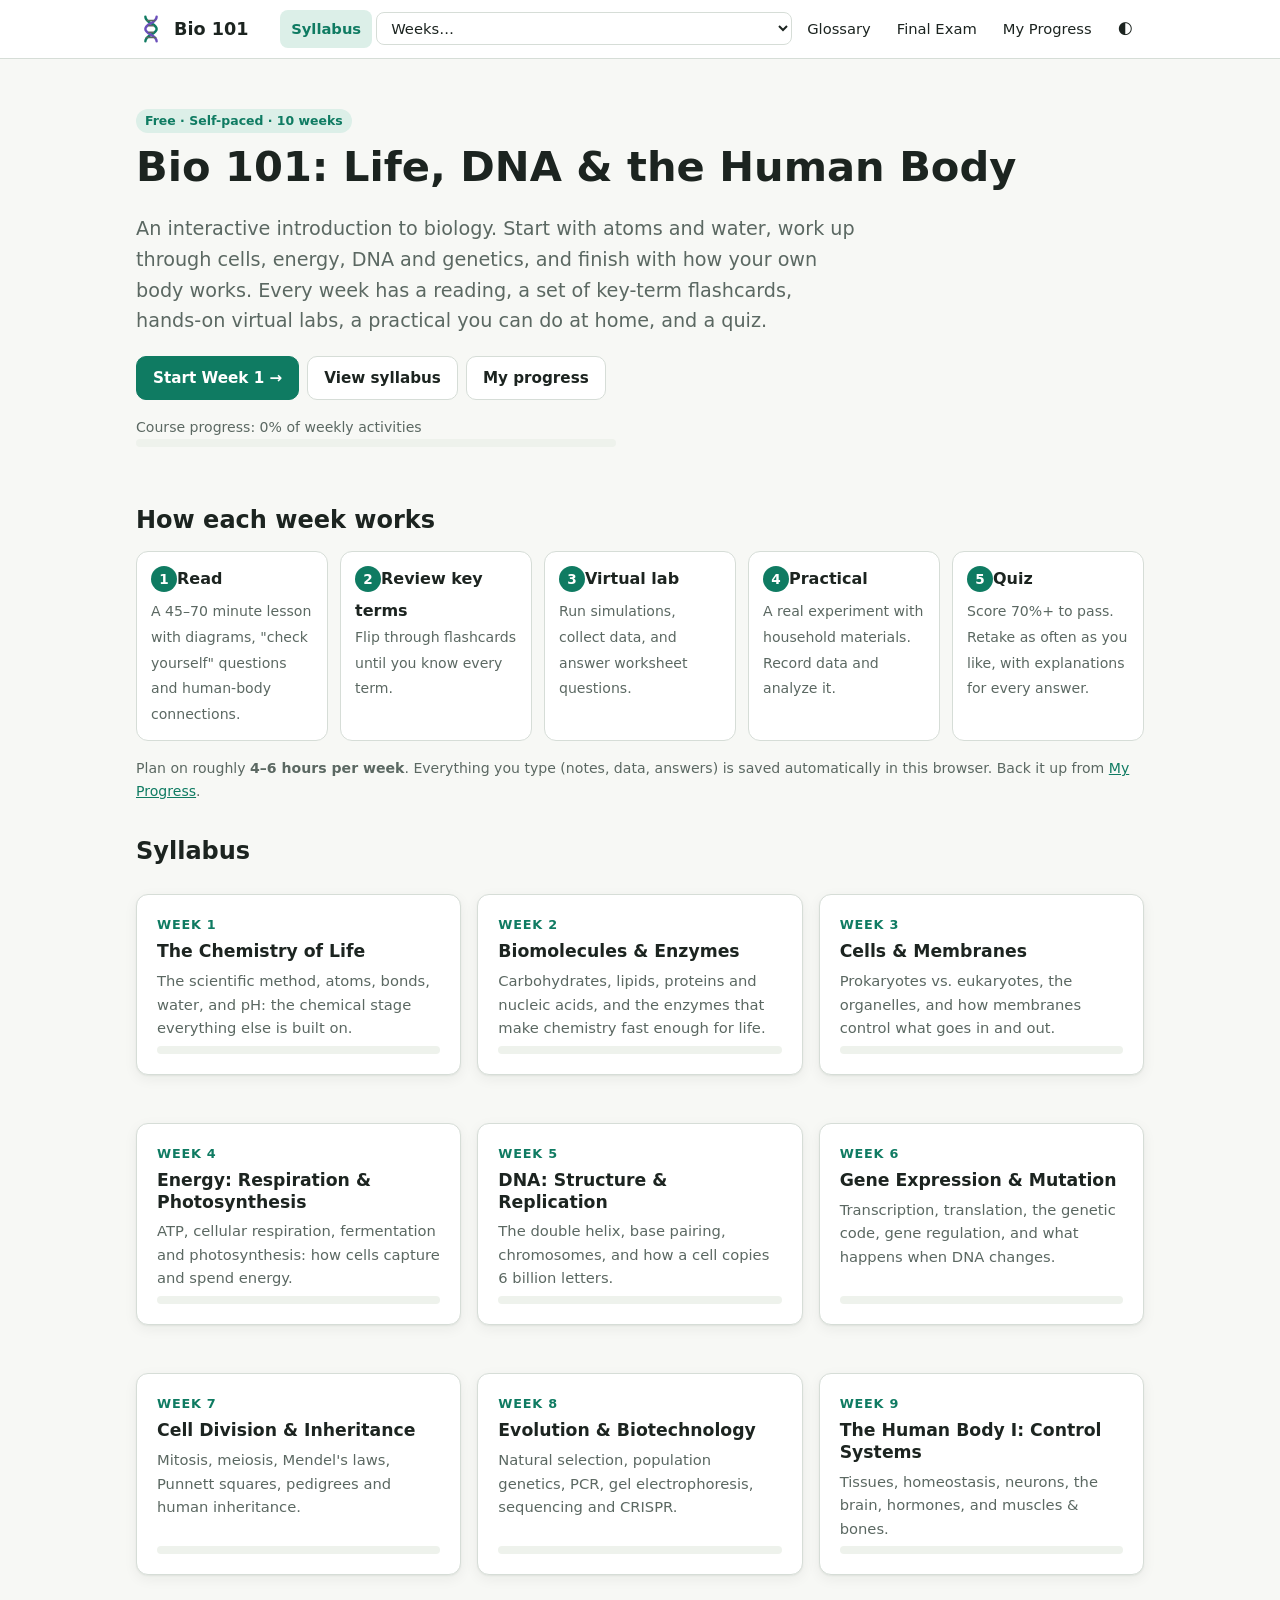
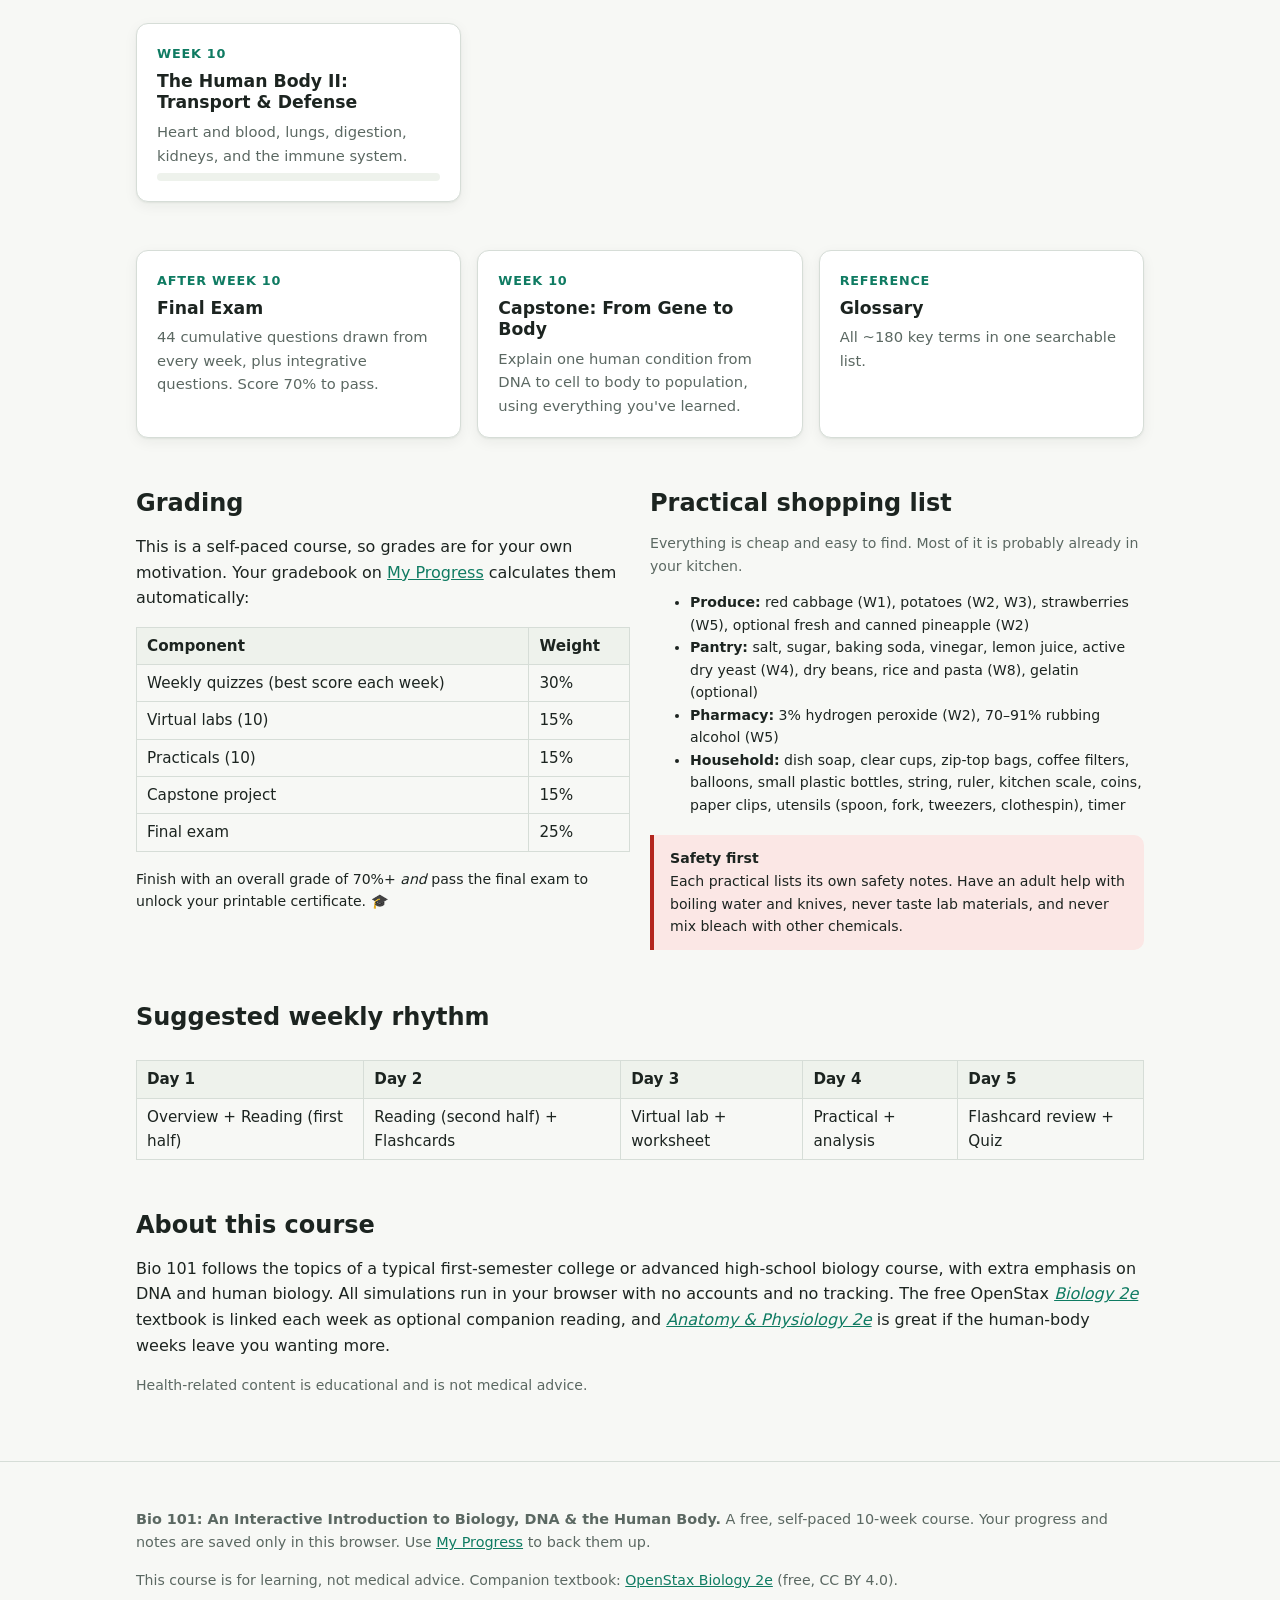
<file: index.html>
<!doctype html>
<html lang="en">
<head>
<meta charset="utf-8">
<meta name="viewport" content="width=device-width, initial-scale=1">
<title>Bio 101 | Interactive Biology Course</title>
<meta name="description" content="A free, interactive 10-week introductory biology course: chemistry of life, cells, DNA, genetics, evolution and the human body, with readings, virtual labs, hands-on practicals and quizzes.">
<link rel="stylesheet" href="assets/css/style.css">
<script defer src="assets/js/course.js"></script>
</head>
<body data-root="." data-page="home">
<header id="site-header"></header>
<main class="wrap">
  <section class="hero">
    <span class="pill">Free · Self-paced · 10 weeks</span>
    <h1>Bio 101: Life, DNA & the Human Body</h1>
    <p class="lead">An interactive introduction to biology. Start with atoms and water, work up through cells, energy, DNA and genetics, and finish with how your own body works. Every week has a reading, a set of key-term flashcards, hands-on virtual labs, a practical you can do at home, and a quiz.</p>
    <div class="btn-row">
      <a class="btn primary" id="cta" href="weeks/week-01.html">Start Week 1 →</a>
      <a class="btn" href="#syllabus">View syllabus</a>
      <a class="btn" href="progress.html">My progress</a>
    </div>
    <div style="max-width:480px">
      <div class="small muted" id="overall-label">Course progress: 0%</div>
      <div class="progress"><span id="overall-bar" style="width:0"></span></div>
    </div>
  </section>

  <h2>How each week works</h2>
  <ol class="steps">
    <li><strong>Read</strong><br><span class="small muted">A 45–70 minute lesson with diagrams, "check yourself" questions and human-body connections.</span></li>
    <li><strong>Review key terms</strong><br><span class="small muted">Flip through flashcards until you know every term.</span></li>
    <li><strong>Virtual lab</strong><br><span class="small muted">Run simulations, collect data, and answer worksheet questions.</span></li>
    <li><strong>Practical</strong><br><span class="small muted">A real experiment with household materials. Record data and analyze it.</span></li>
    <li><strong>Quiz</strong><br><span class="small muted">Score 70%+ to pass. Retake as often as you like, with explanations for every answer.</span></li>
  </ol>
  <p class="small muted">Plan on roughly <strong>4–6 hours per week</strong>. Everything you type (notes, data, answers) is saved automatically in this browser. Back it up from <a href="progress.html">My Progress</a>.</p>

  <h2 id="syllabus">Syllabus</h2>
  <div class="grid" id="week-grid"></div>
  <div class="grid" style="margin-top:16px">
    <a class="card week-card" href="final-exam.html"><span class="num">After week 10</span><h3>Final Exam</h3><p>44 cumulative questions drawn from every week, plus integrative questions. Score 70% to pass.</p></a>
    <a class="card week-card" href="weeks/week-10.html#capstone"><span class="num">Week 10</span><h3>Capstone: From Gene to Body</h3><p>Explain one human condition from DNA to cell to body to population, using everything you've learned.</p></a>
    <a class="card week-card" href="glossary.html"><span class="num">Reference</span><h3>Glossary</h3><p>All ~180 key terms in one searchable list.</p></a>
  </div>

  <div class="two-col">
    <div>
      <h2>Grading</h2>
      <p>This is a self-paced course, so grades are for your own motivation. Your gradebook on <a href="progress.html">My Progress</a> calculates them automatically:</p>
      <table class="simple">
        <tr><th>Component</th><th>Weight</th></tr>
        <tr><td>Weekly quizzes (best score each week)</td><td>30%</td></tr>
        <tr><td>Virtual labs (10)</td><td>15%</td></tr>
        <tr><td>Practicals (10)</td><td>15%</td></tr>
        <tr><td>Capstone project</td><td>15%</td></tr>
        <tr><td>Final exam</td><td>25%</td></tr>
      </table>
      <p class="small">Finish with an overall grade of 70%+ <em>and</em> pass the final exam to unlock your printable certificate. 🎓</p>
    </div>
    <div>
      <h2>Practical shopping list</h2>
      <p class="small muted">Everything is cheap and easy to find. Most of it is probably already in your kitchen.</p>
      <ul class="small">
        <li><strong>Produce:</strong> red cabbage (W1), potatoes (W2, W3), strawberries (W5), optional fresh and canned pineapple (W2)</li>
        <li><strong>Pantry:</strong> salt, sugar, baking soda, vinegar, lemon juice, active dry yeast (W4), dry beans, rice and pasta (W8), gelatin (optional)</li>
        <li><strong>Pharmacy:</strong> 3% hydrogen peroxide (W2), 70–91% rubbing alcohol (W5)</li>
        <li><strong>Household:</strong> dish soap, clear cups, zip-top bags, coffee filters, balloons, small plastic bottles, string, ruler, kitchen scale, coins, paper clips, utensils (spoon, fork, tweezers, clothespin), timer</li>
      </ul>
      <div class="callout safety small"><span class="callout-title">Safety first</span>Each practical lists its own safety notes. Have an adult help with boiling water and knives, never taste lab materials, and never mix bleach with other chemicals.</div>
    </div>
  </div>

  <h2>Suggested weekly rhythm</h2>
  <div class="table-scroll"><table class="simple">
    <tr><th>Day 1</th><th>Day 2</th><th>Day 3</th><th>Day 4</th><th>Day 5</th></tr>
    <tr><td>Overview + Reading (first half)</td><td>Reading (second half) + Flashcards</td><td>Virtual lab + worksheet</td><td>Practical + analysis</td><td>Flashcard review + Quiz</td></tr>
  </table></div>

  <h2>About this course</h2>
  <p>Bio 101 follows the topics of a typical first-semester college or advanced high-school biology course, with extra emphasis on DNA and human biology. All simulations run in your browser with no accounts and no tracking. The free OpenStax <a href="https://openstax.org/details/books/biology-2e" target="_blank" rel="noopener"><em>Biology 2e</em></a> textbook is linked each week as optional companion reading, and <a href="https://openstax.org/details/books/anatomy-and-physiology-2e" target="_blank" rel="noopener"><em>Anatomy & Physiology 2e</em></a> is great if the human-body weeks leave you wanting more.</p>
  <p class="small muted">Health-related content is educational and is not medical advice.</p>
</main>
<footer id="site-footer"></footer>
<script>
  document.addEventListener("bio:ready", function () {
    var grid = document.getElementById("week-grid"), total = 0, next = null;
    Bio.WEEKS.forEach(function (w) {
      var p = Bio.weekProgress(w.n);
      total += p;
      if (next === null && p < 1) next = w.n;
      var a = document.createElement("a");
      a.className = "card week-card";
      a.href = "weeks/week-" + String(w.n).padStart(2, "0") + ".html";
      a.innerHTML = '<span class="num">Week ' + w.n + (p === 1 ? " · ✓ complete" : "") + "</span><h3>" + Bio.esc(w.title) + "</h3><p>" + Bio.esc(w.blurb) + '</p><div class="progress"><span style="width:' + Math.round(p * 100) + '%"></span></div>';
      grid.appendChild(a);
    });
    var pct = Math.round((total / Bio.WEEKS.length) * 100);
    document.getElementById("overall-bar").style.width = pct + "%";
    document.getElementById("overall-label").textContent = "Course progress: " + pct + "% of weekly activities";
    var cta = document.getElementById("cta");
    if (total > 0 && next) { cta.href = "weeks/week-" + String(next).padStart(2, "0") + ".html"; cta.textContent = "Continue with Week " + next + " →"; }
    else if (!next) { cta.href = "final-exam.html"; cta.textContent = "All weeks done! Take the Final Exam →"; }
  });
</script>
</body>
</html>
</file>
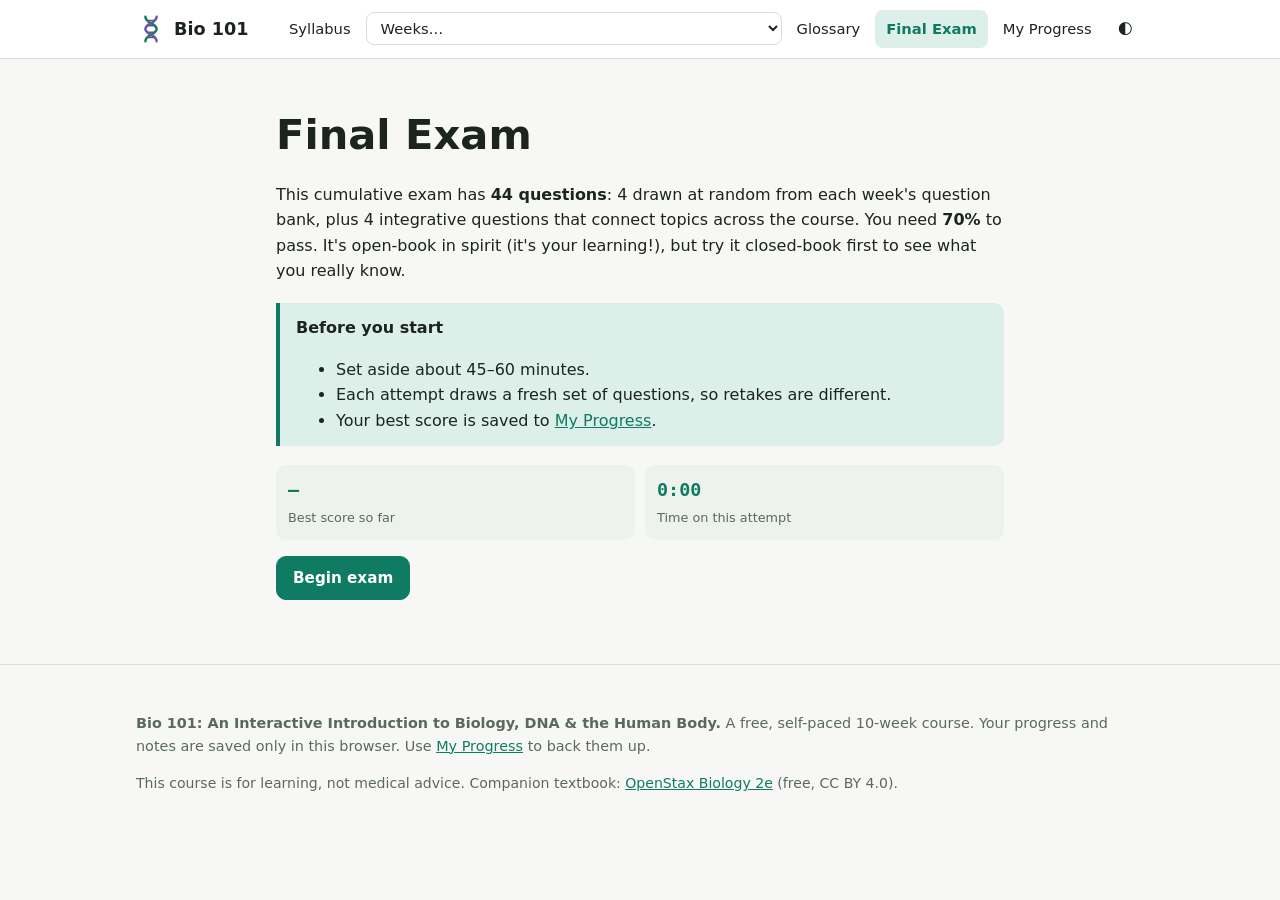
<file: final-exam.html>
<!doctype html>
<html lang="en">
<head>
<meta charset="utf-8">
<meta name="viewport" content="width=device-width, initial-scale=1">
<title>Final Exam | Bio 101</title>
<meta name="description" content="Bio 101 cumulative final exam.">
<link rel="stylesheet" href="assets/css/style.css">
<script defer src="assets/js/data/quizzes.js"></script>
<script defer src="assets/js/course.js"></script>
</head>
<body data-root="." data-page="final">
<header id="site-header"></header>
<main class="wrap narrow">
  <h1 style="margin-top:1.2em">Final Exam</h1>
  <p>This cumulative exam has <strong>44 questions</strong>: 4 drawn at random from each week's question bank, plus 4 integrative questions that connect topics across the course. You need <strong>70%</strong> to pass. It's open-book in spirit (it's your learning!), but try it closed-book first to see what you really know.</p>
  <div class="callout"><span class="callout-title">Before you start</span>
    <ul>
      <li>Set aside about 45–60 minutes.</li>
      <li>Each attempt draws a fresh set of questions, so retakes are different.</li>
      <li>Your best score is saved to <a href="progress.html">My Progress</a>.</li>
    </ul>
  </div>
  <div class="readout"><div><b id="fx-best">—</b><span>Best score so far</span></div><div><b id="fx-time">0:00</b><span>Time on this attempt</span></div></div>
  <div class="btn-row"><button class="btn primary" id="fx-start">Begin exam</button></div>
  <div class="quiz" data-quiz="final" id="fx"></div>
</main>
<footer id="site-footer"></footer>
<script>
  document.addEventListener("bio:ready", function () {
    var best = Bio.store.get().final;
    document.getElementById("fx-best").textContent = best != null ? best + "%" : "—";
    var t0 = null, iv = null;
    function sample() {
      var qs = [];
      Object.keys(Bio.QUIZZES).forEach(function (w) {
        Bio.shuffle(Bio.QUIZZES[w]).slice(0, 4).forEach(function (q) { qs.push(Object.assign({ week: +w }, q)); });
      });
      Bio.FINAL_EXTRA.forEach(function (q) { qs.push(Object.assign({}, q)); });
      return qs;
    }
    document.getElementById("fx-start").addEventListener("click", function (e) {
      e.target.hidden = true;
      function startClock() {
        t0 = Date.now(); clearInterval(iv);
        iv = setInterval(function () { var s = Math.floor((Date.now() - t0) / 1000); document.getElementById("fx-time").textContent = Math.floor(s / 60) + ":" + String(s % 60).padStart(2, "0"); }, 1000);
      }
      Bio.renderQuiz(document.getElementById("fx"), [], {
        sample: function () { startClock(); return sample(); },
        getBest: function () { return Bio.store.get().final; },
        onScore: function (pct) {
          clearInterval(iv);
          Bio.store.update(function (s) { if (pct > (s.final || 0)) s.final = pct; });
          document.getElementById("fx-best").textContent = Bio.store.get().final + "%";
        }
      });
    });
  });
</script>
</body>
</html>
</file>
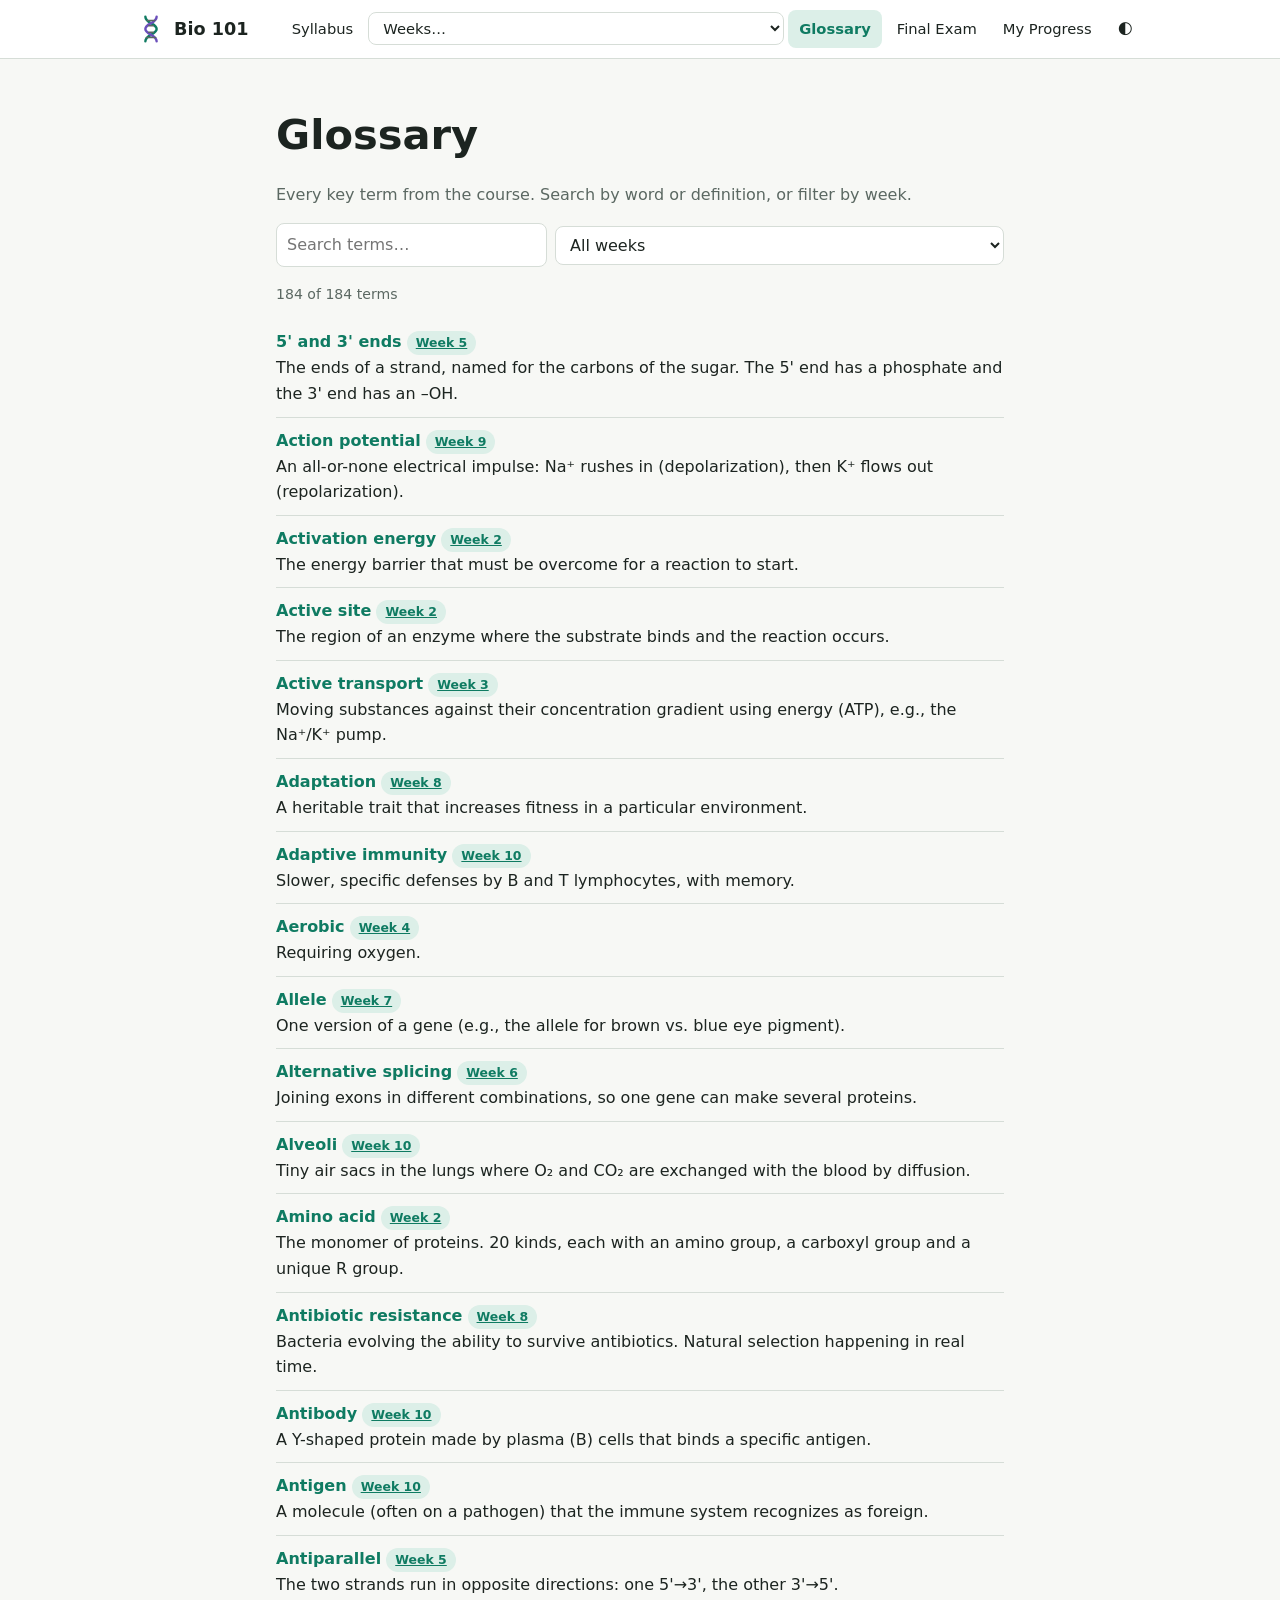
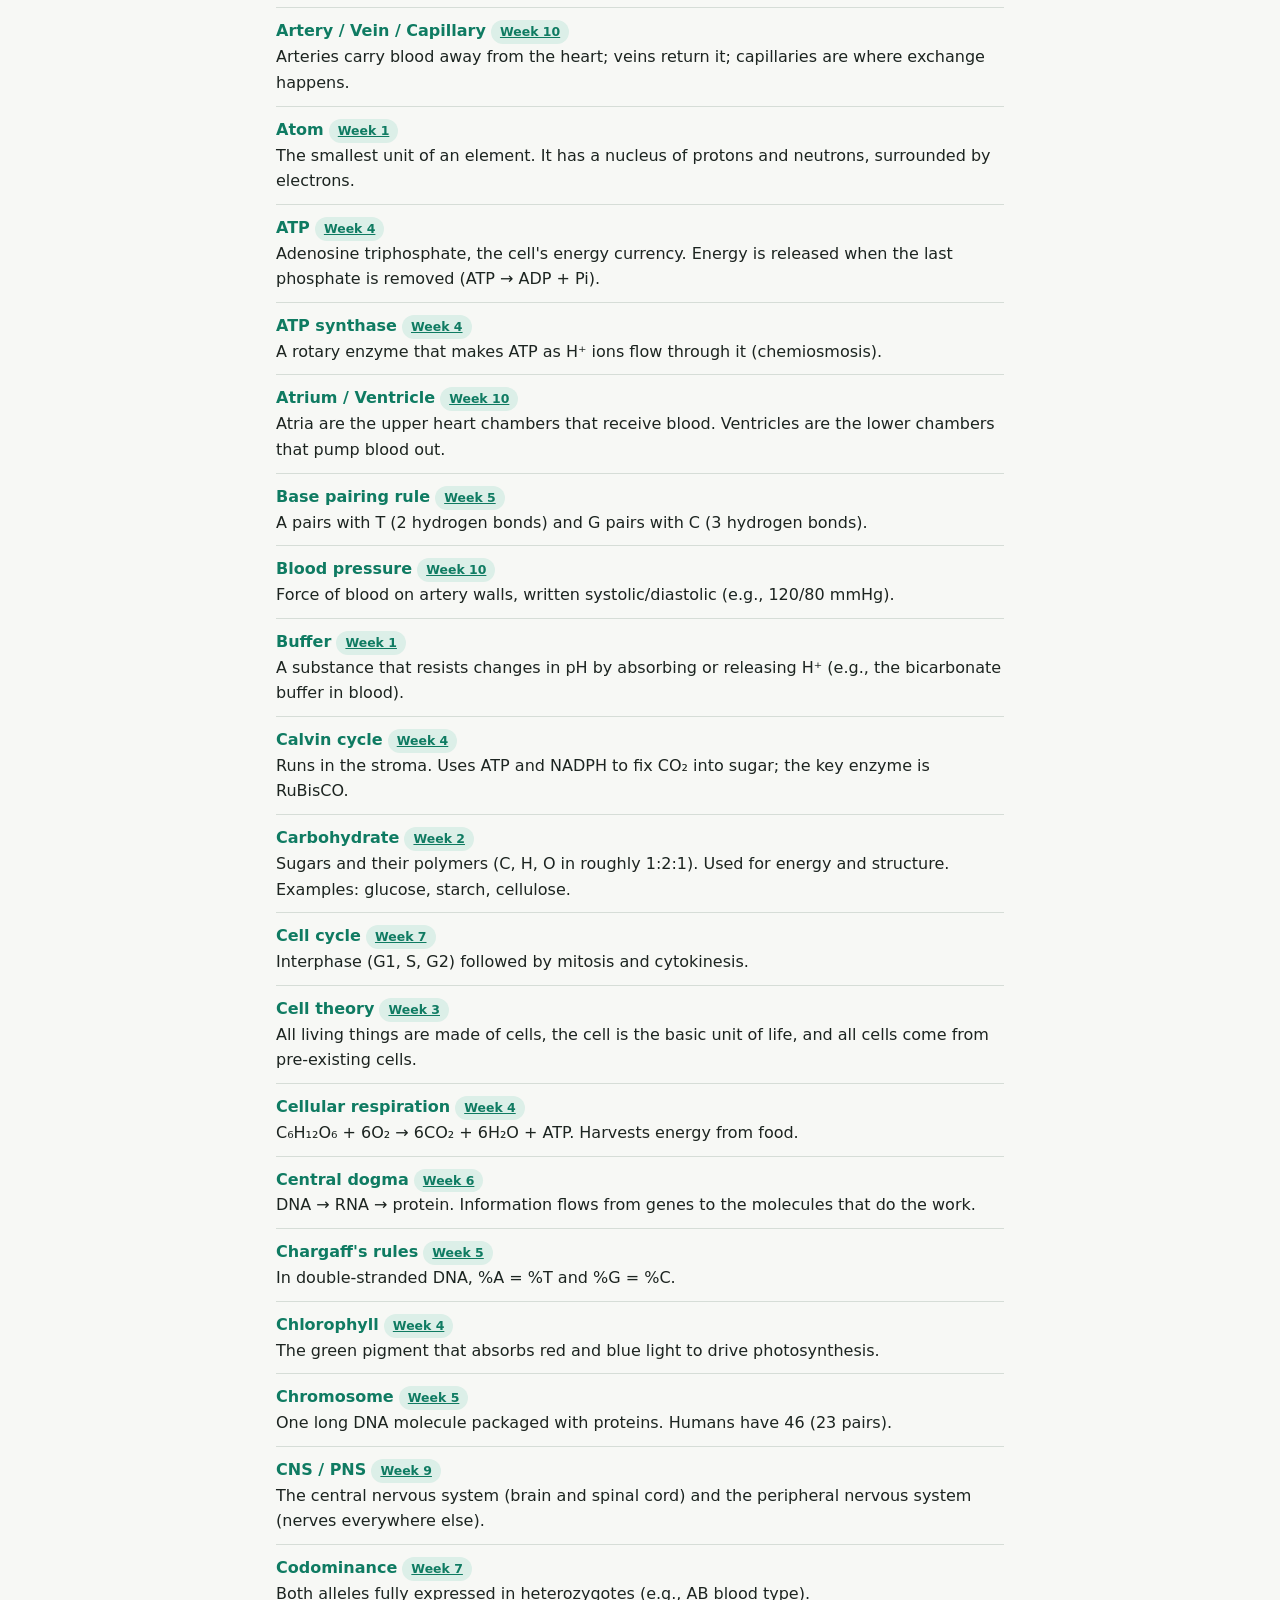
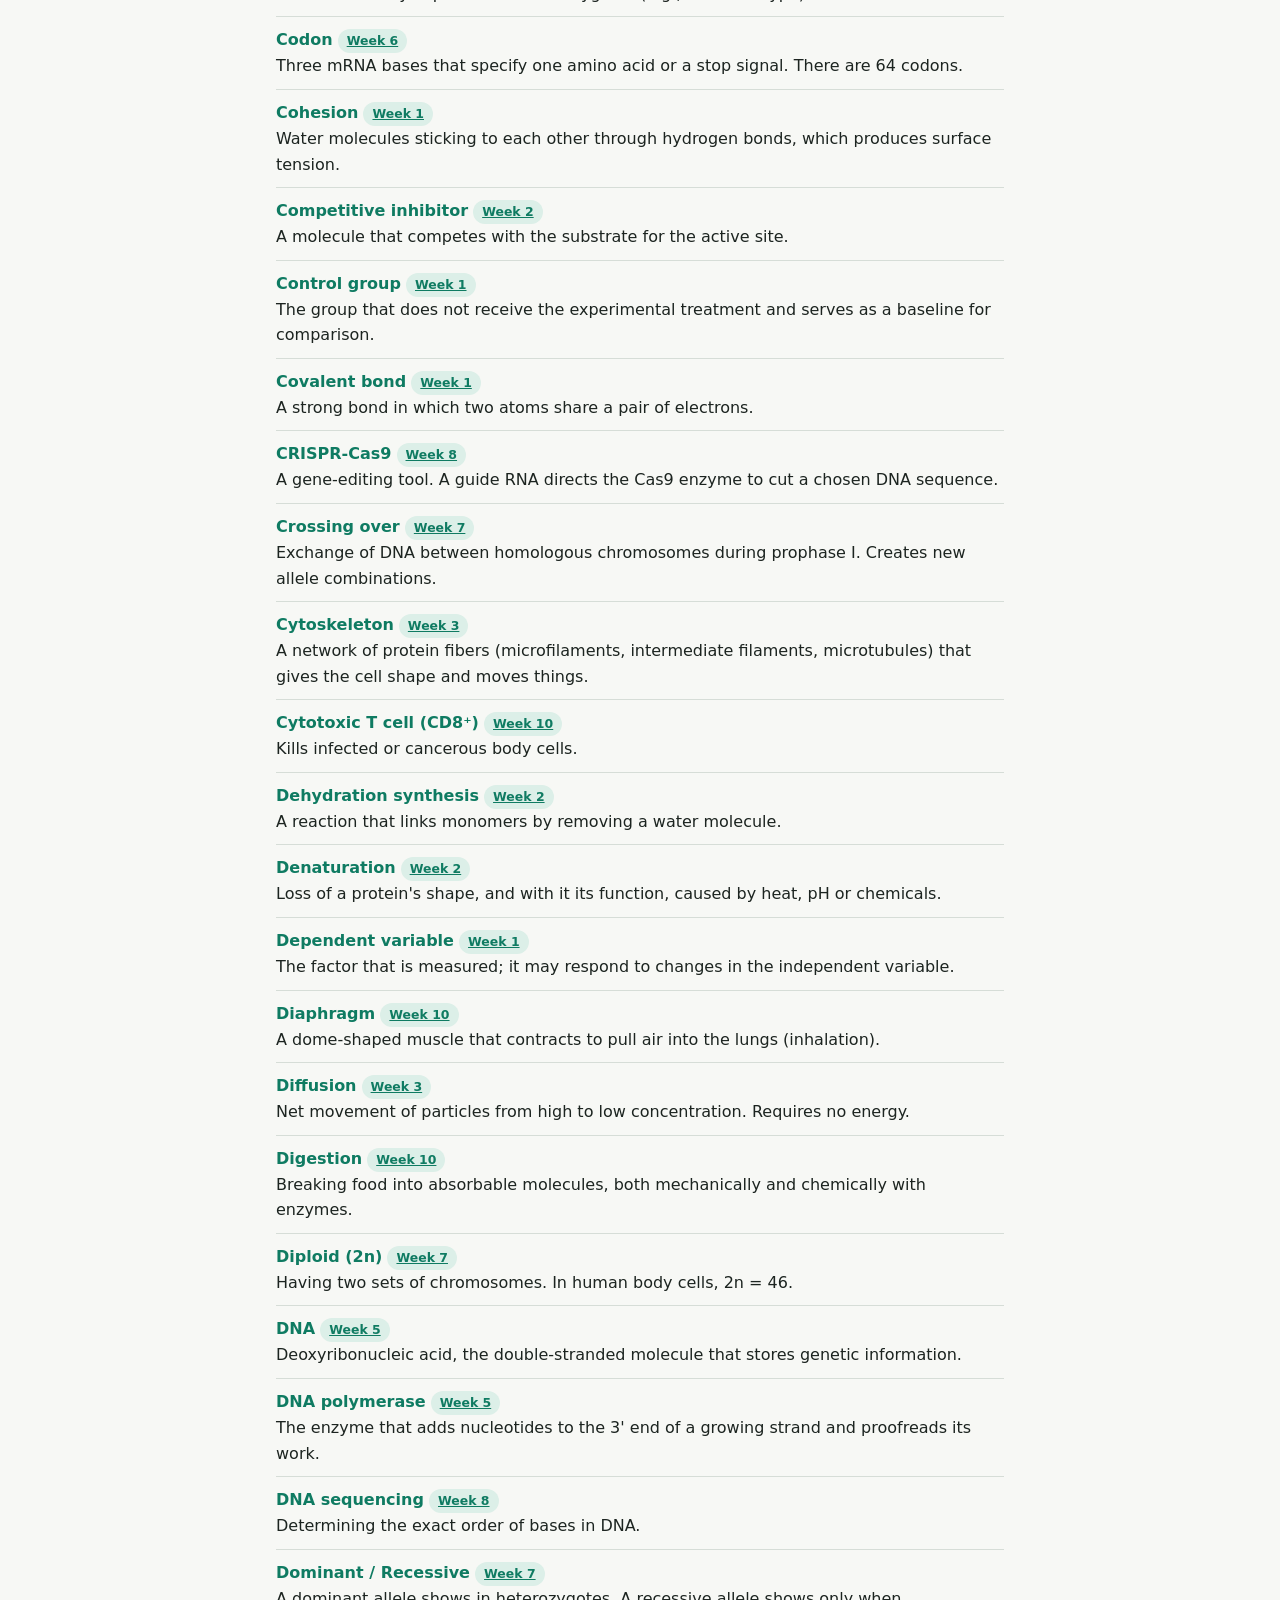
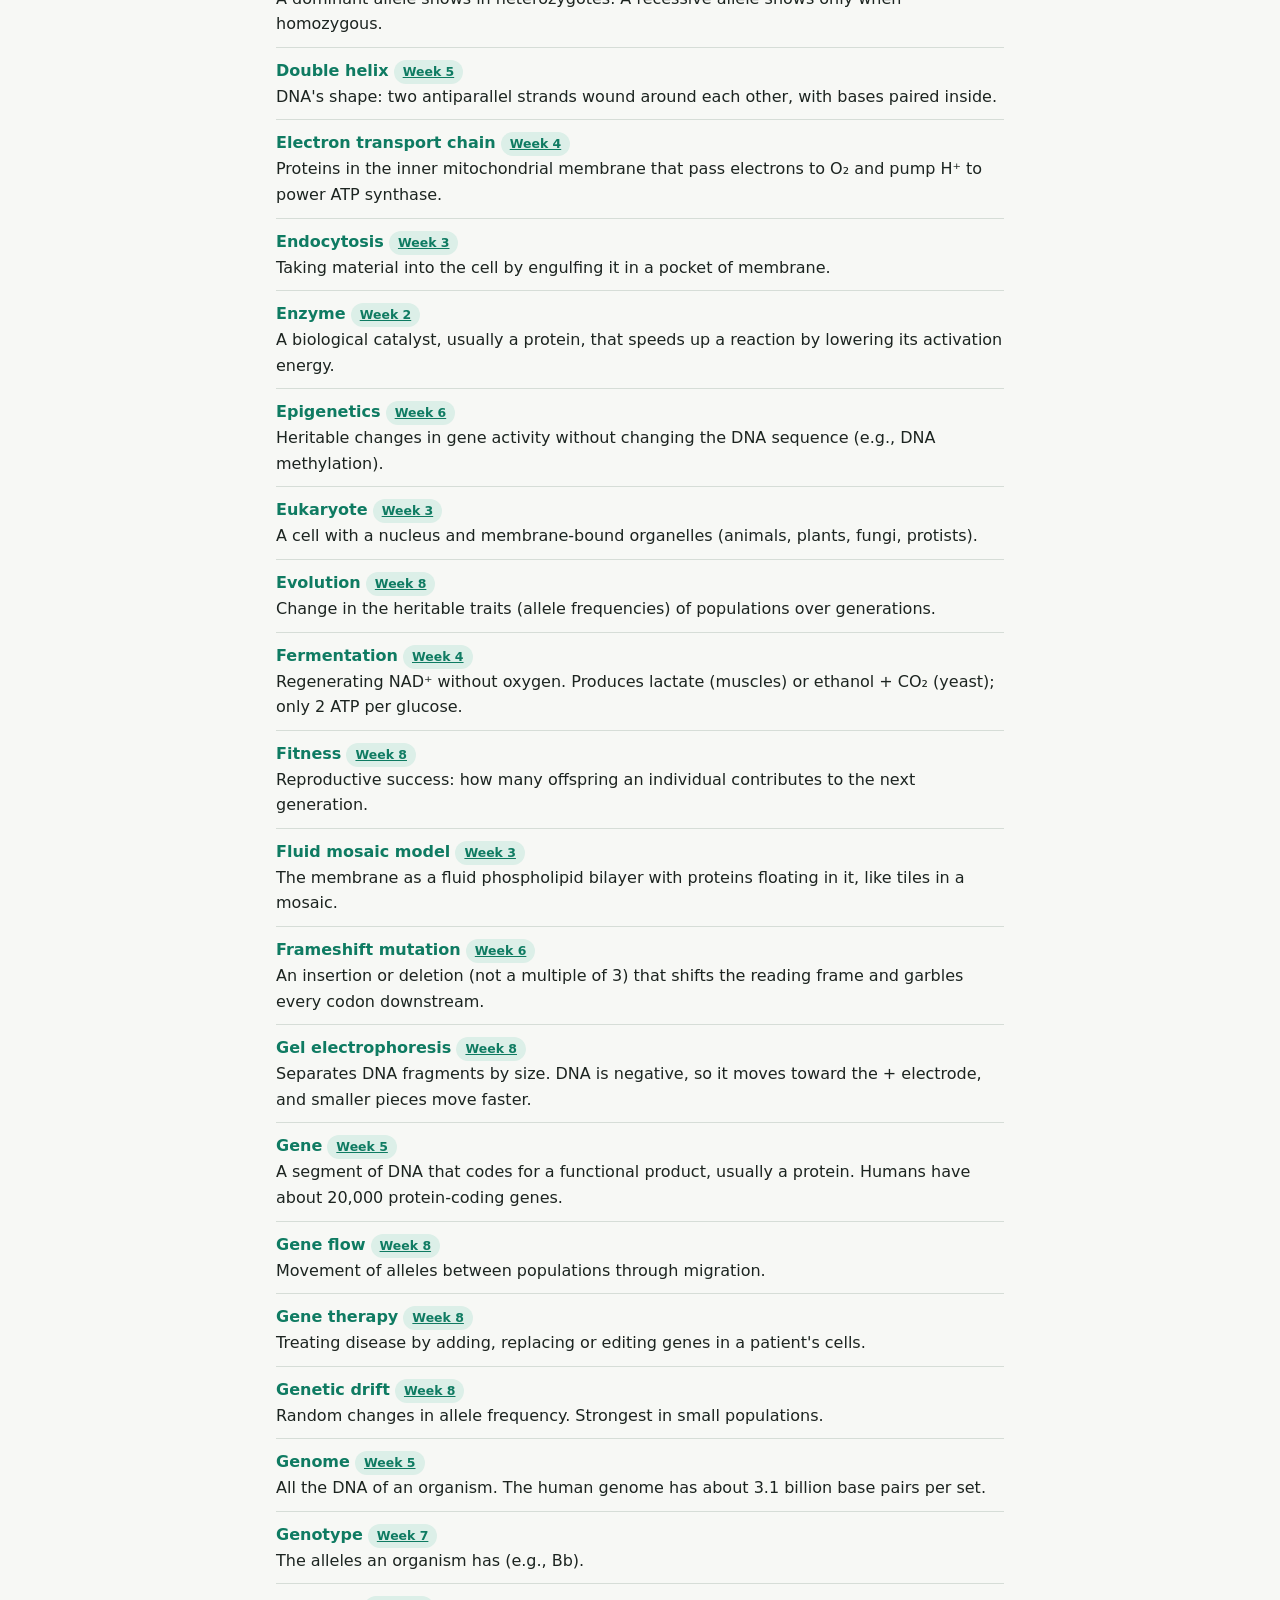
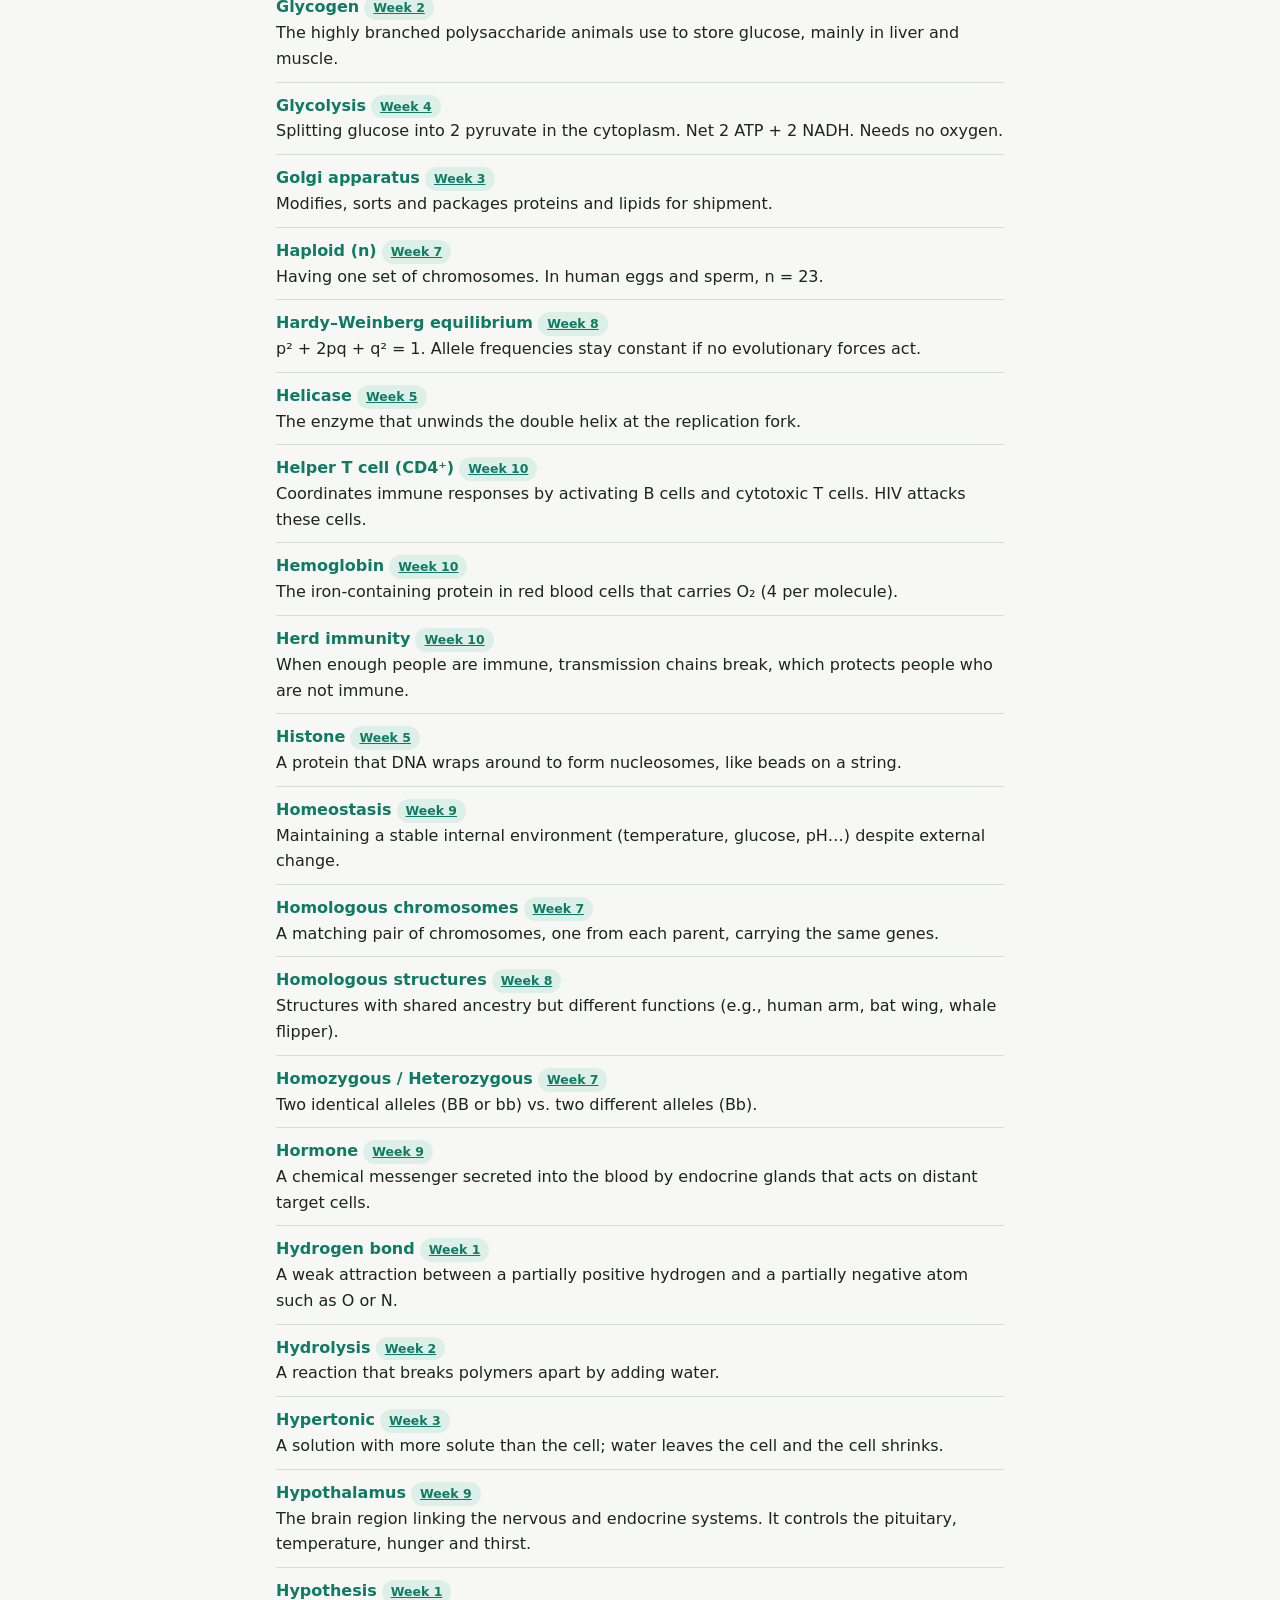
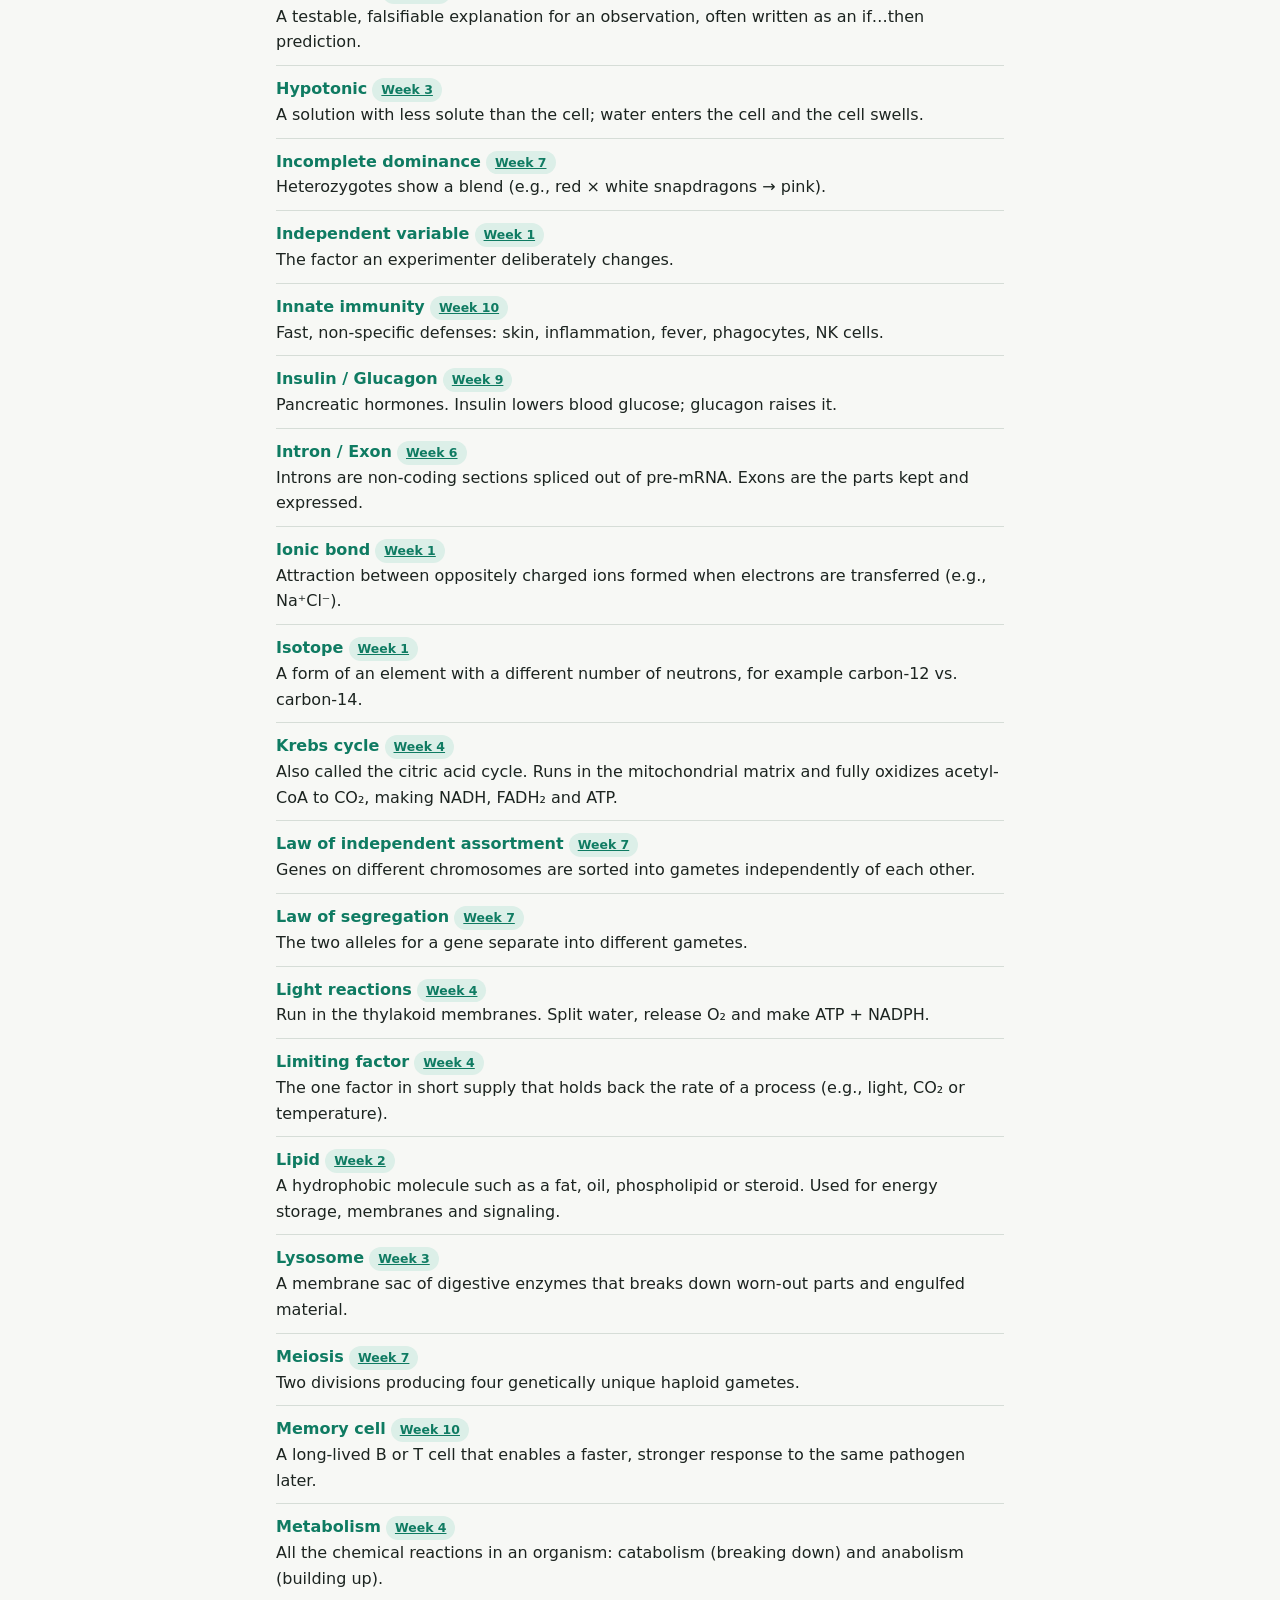
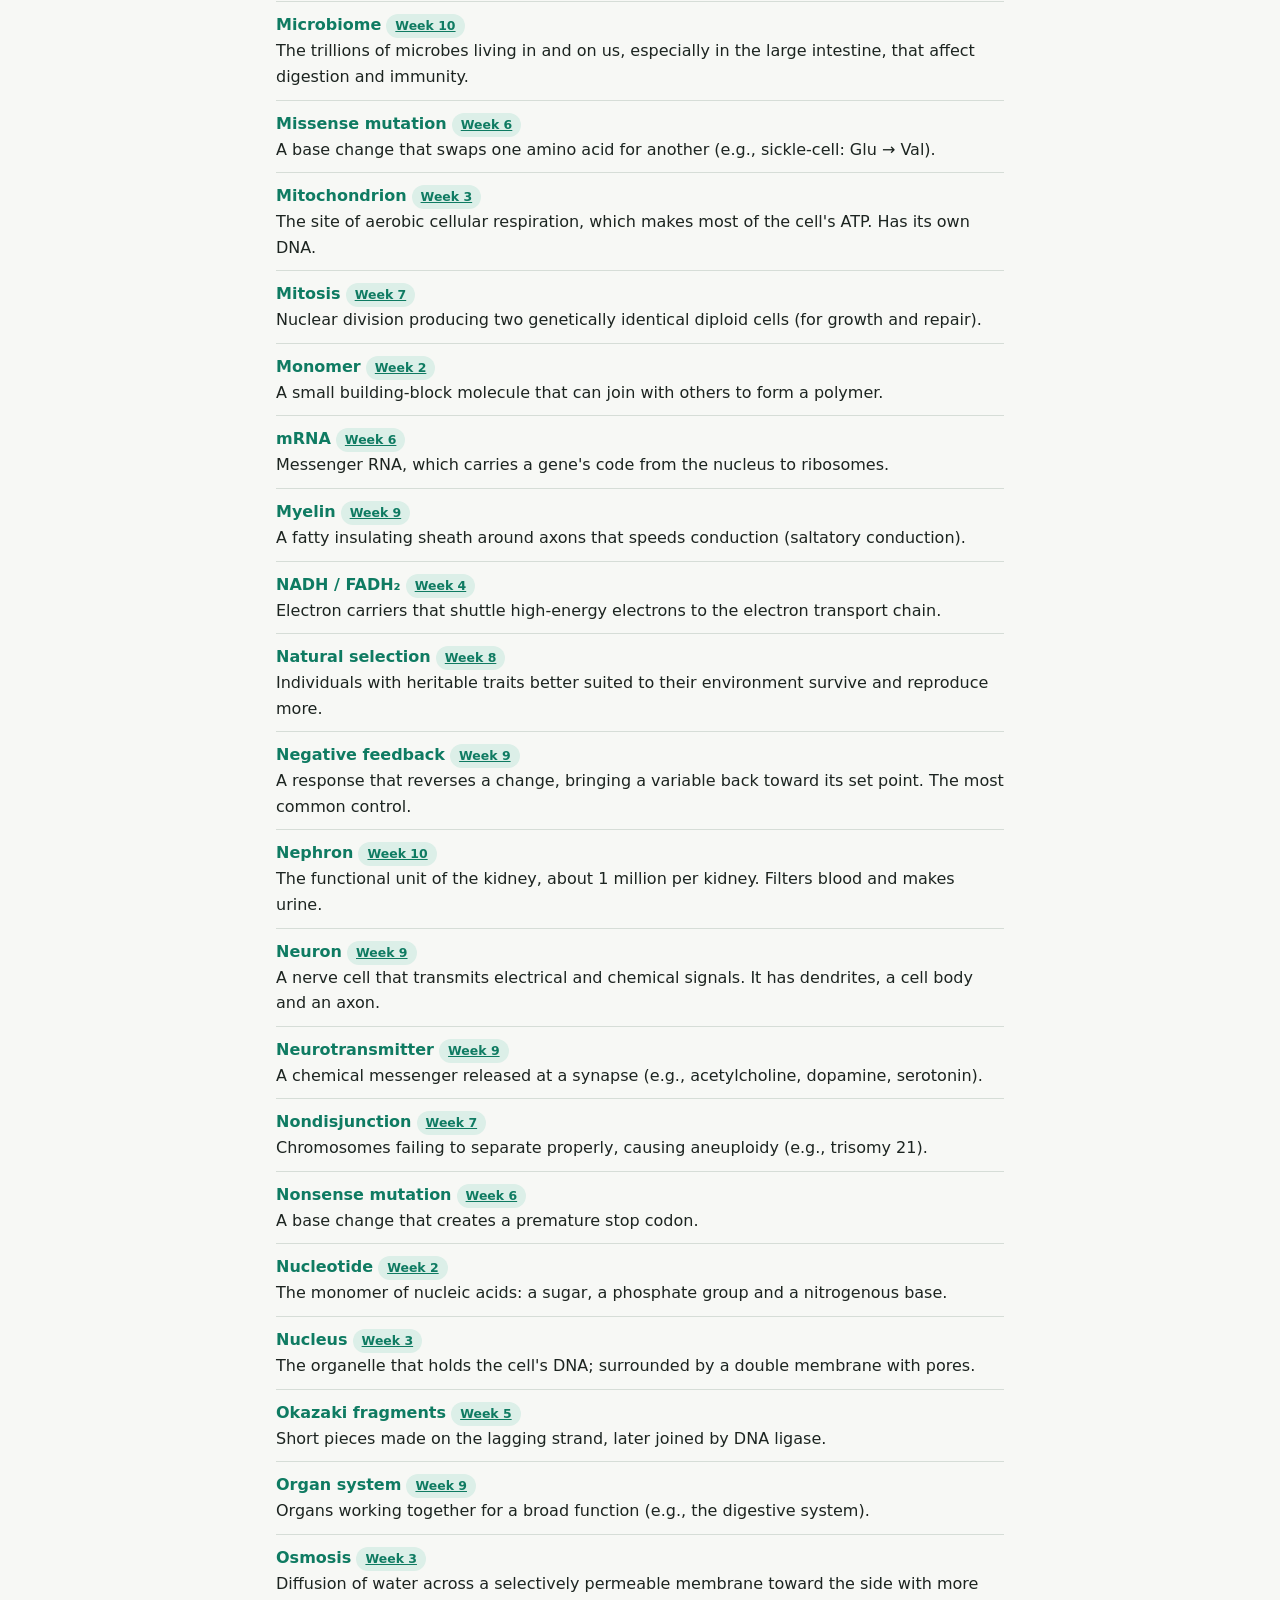
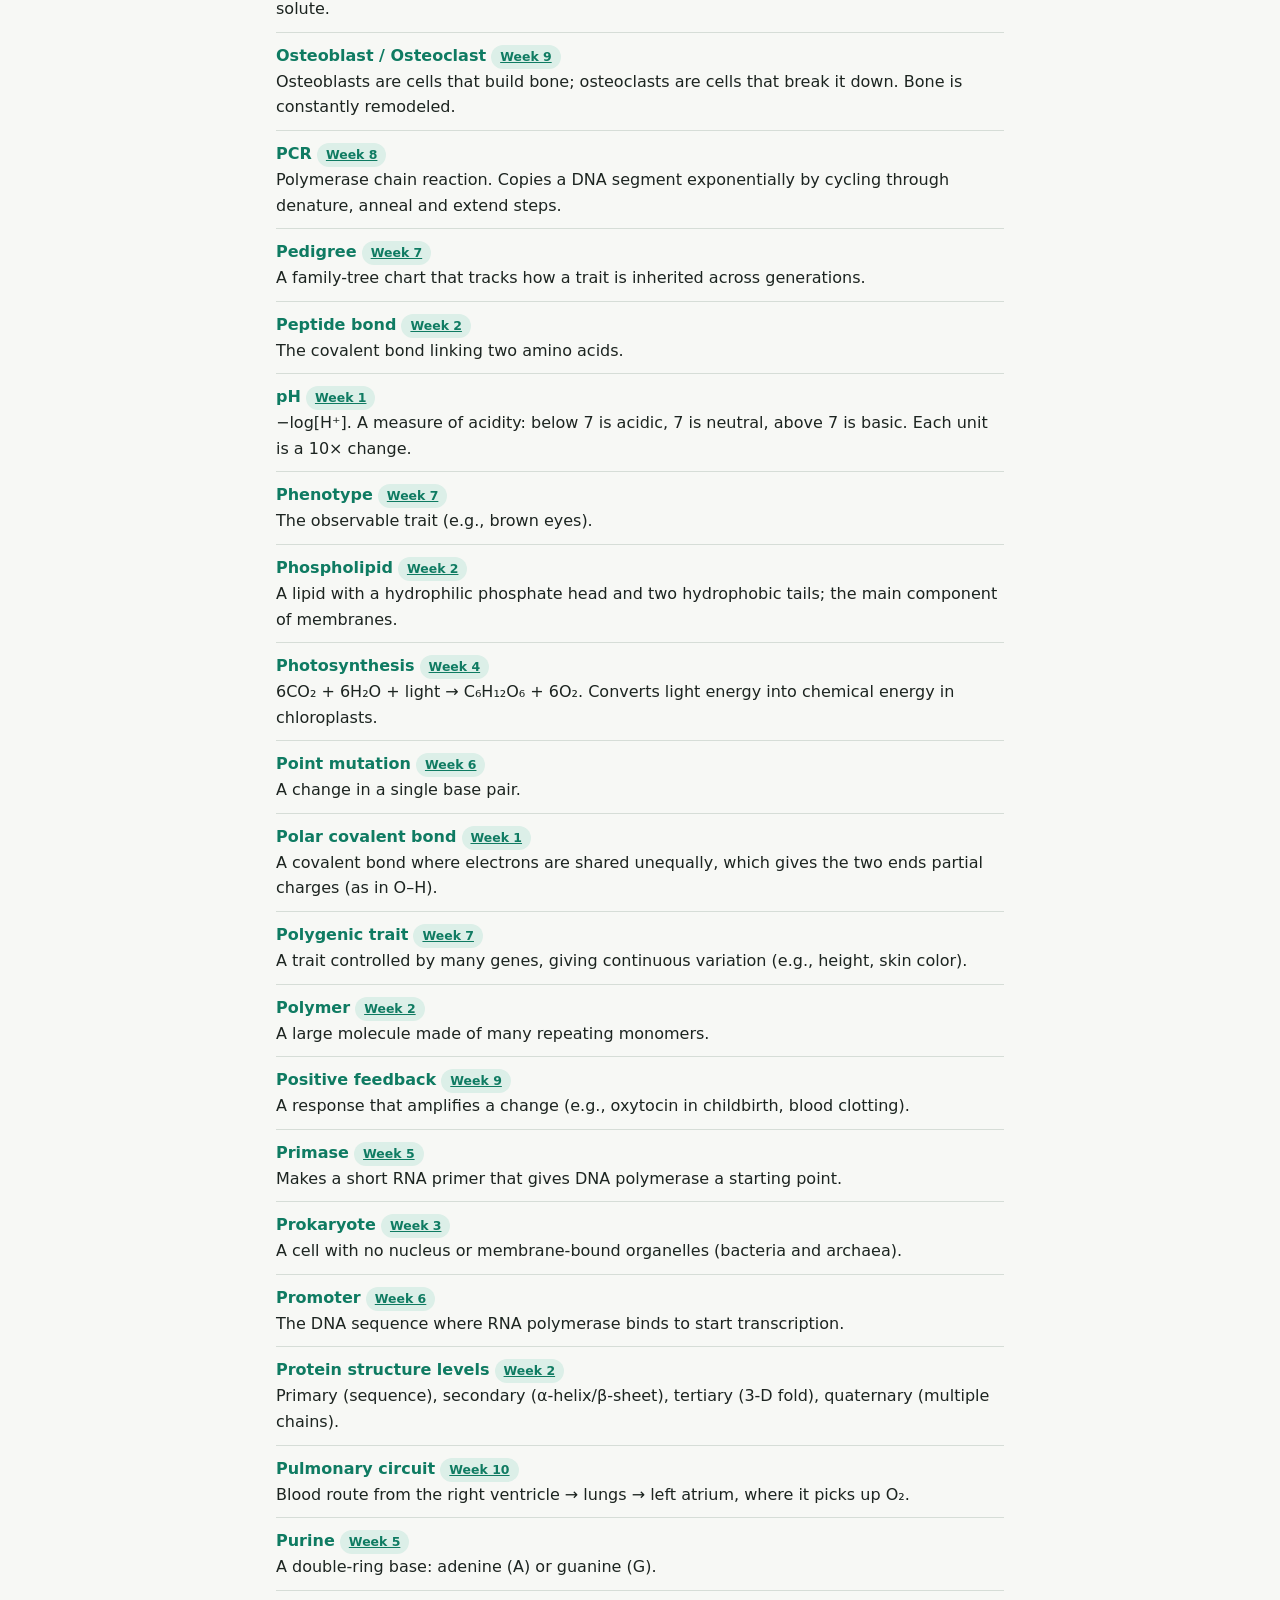
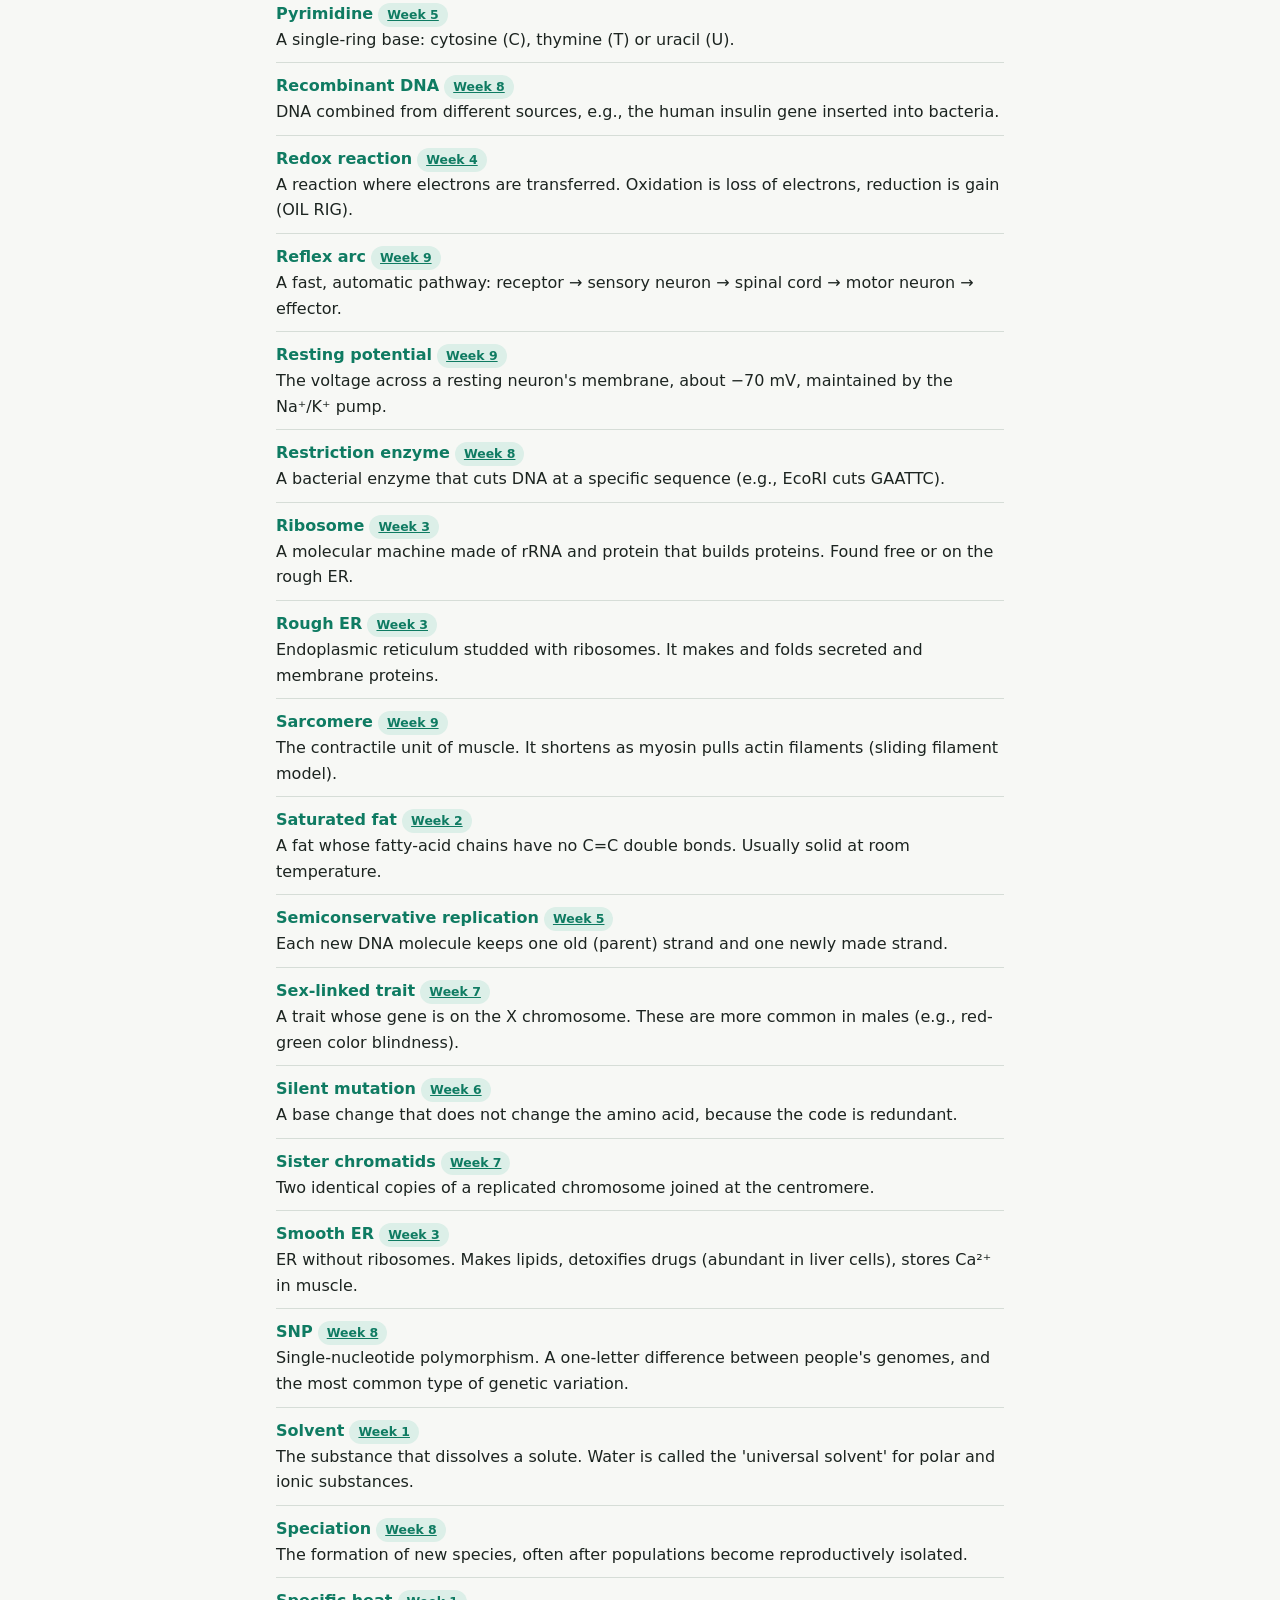
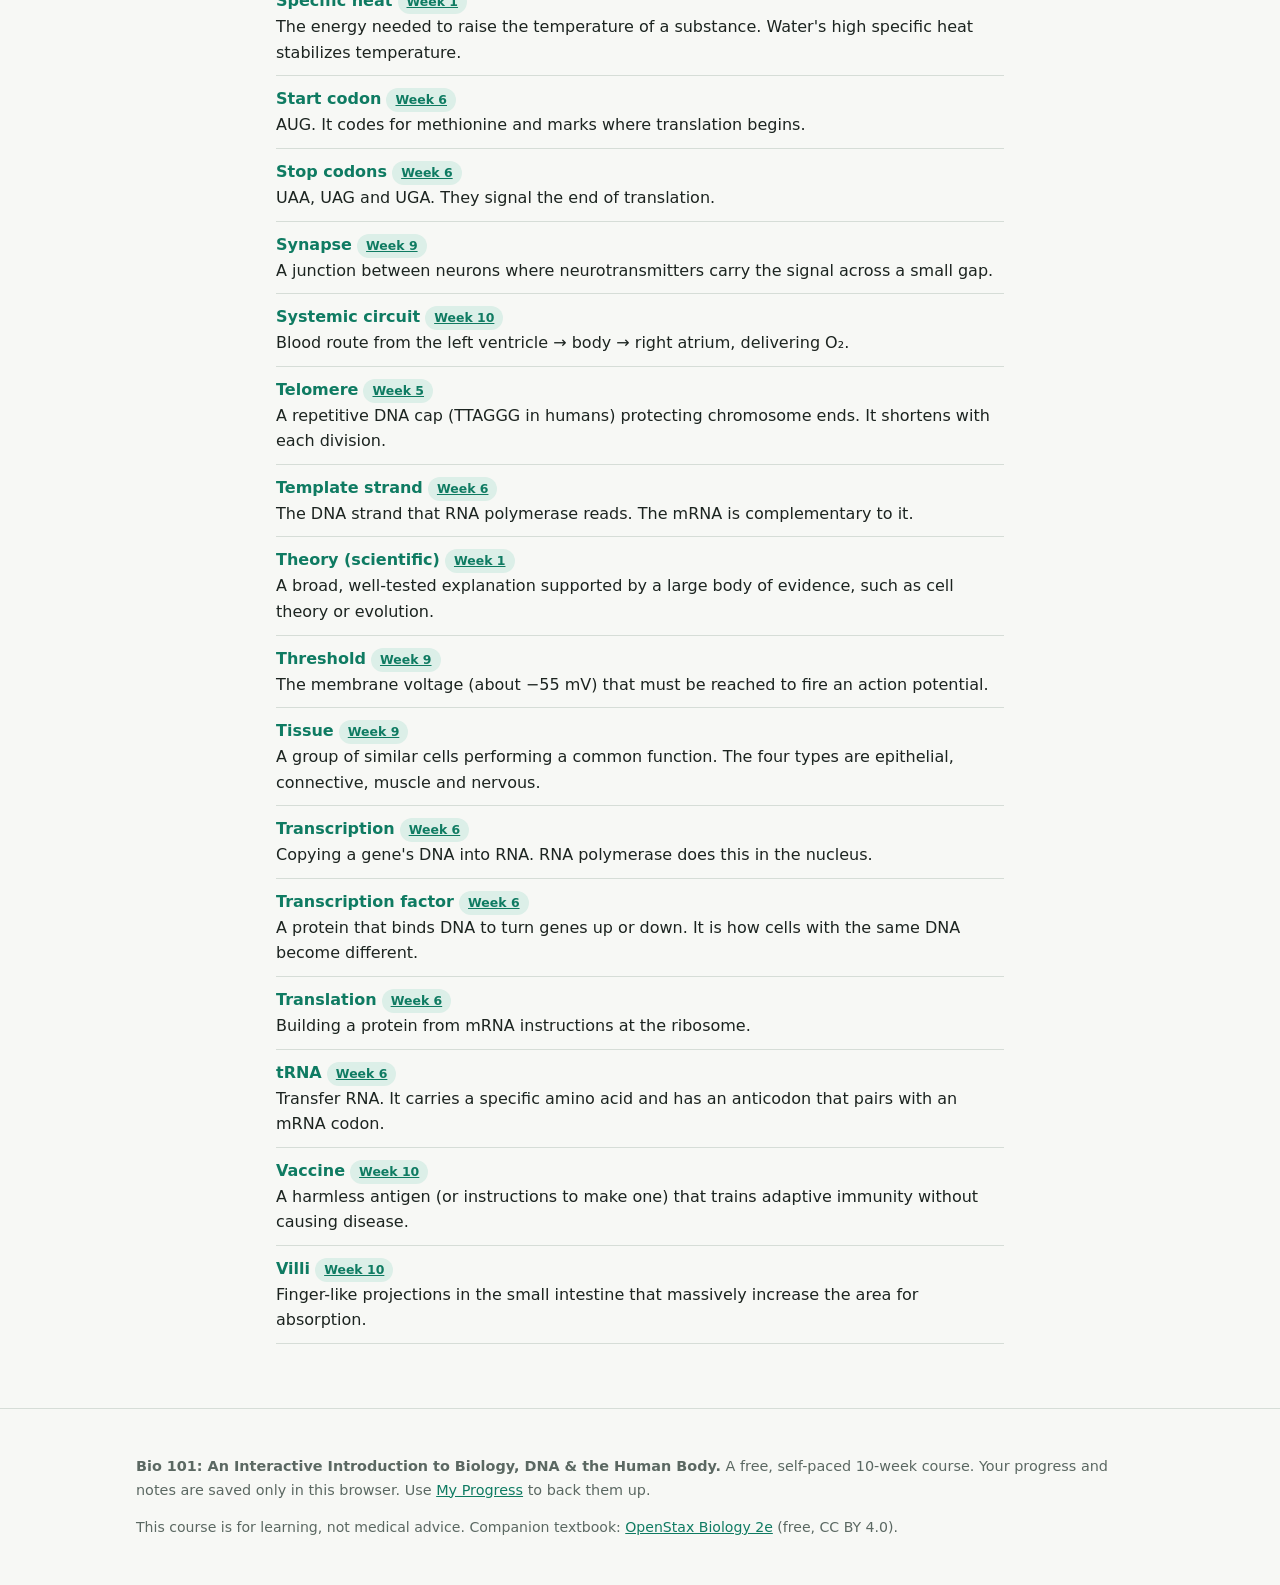
<file: glossary.html>
<!doctype html>
<html lang="en">
<head>
<meta charset="utf-8">
<meta name="viewport" content="width=device-width, initial-scale=1">
<title>Glossary | Bio 101</title>
<meta name="description" content="Searchable glossary of every key term in Bio 101.">
<link rel="stylesheet" href="assets/css/style.css">
<script defer src="assets/js/data/terms.js"></script>
<script defer src="assets/js/course.js"></script>
</head>
<body data-root="." data-page="glossary">
<header id="site-header"></header>
<main class="wrap narrow">
  <h1 style="margin-top:1.2em">Glossary</h1>
  <p class="muted">Every key term from the course. Search by word or definition, or filter by week.</p>
  <div class="btn-row">
    <input type="text" id="g-q" placeholder="Search terms…" aria-label="Search terms" style="flex:1;min-width:200px">
    <select id="g-w" aria-label="Filter by week"><option value="">All weeks</option></select>
  </div>
  <p class="small muted" id="g-n"></p>
  <div id="g-list"></div>
</main>
<footer id="site-footer"></footer>
<script>
  document.addEventListener("bio:ready", function () {
    var all = [];
    Object.keys(Bio.TERMS).forEach(function (w) { Bio.TERMS[w].forEach(function (t) { all.push({ t: t.t, d: t.d, w: +w }); }); });
    all.sort(function (a, b) { return a.t.localeCompare(b.t); });
    var sel = document.getElementById("g-w");
    Bio.WEEKS.forEach(function (w) { sel.insertAdjacentHTML("beforeend", '<option value="' + w.n + '">Week ' + w.n + ": " + Bio.esc(w.title) + "</option>"); });
    function render() {
      var q = document.getElementById("g-q").value.trim().toLowerCase(), wk = sel.value;
      var items = all.filter(function (x) { return (!wk || x.w === +wk) && (!q || (x.t + " " + x.d).toLowerCase().indexOf(q) >= 0); });
      document.getElementById("g-n").textContent = items.length + " of " + all.length + " terms";
      document.getElementById("g-list").innerHTML = items.map(function (x) {
        return '<div class="gloss-item"><b>' + Bio.esc(x.t) + '</b> <a class="pill" href="weeks/week-' + String(x.w).padStart(2, "0") + '.html#reading">Week ' + x.w + "</a><div>" + Bio.esc(x.d) + "</div></div>";
      }).join("") || '<p class="muted">No matching terms.</p>';
    }
    document.getElementById("g-q").addEventListener("input", render);
    sel.addEventListener("change", render);
    render();
  });
</script>
</body>
</html>
</file>
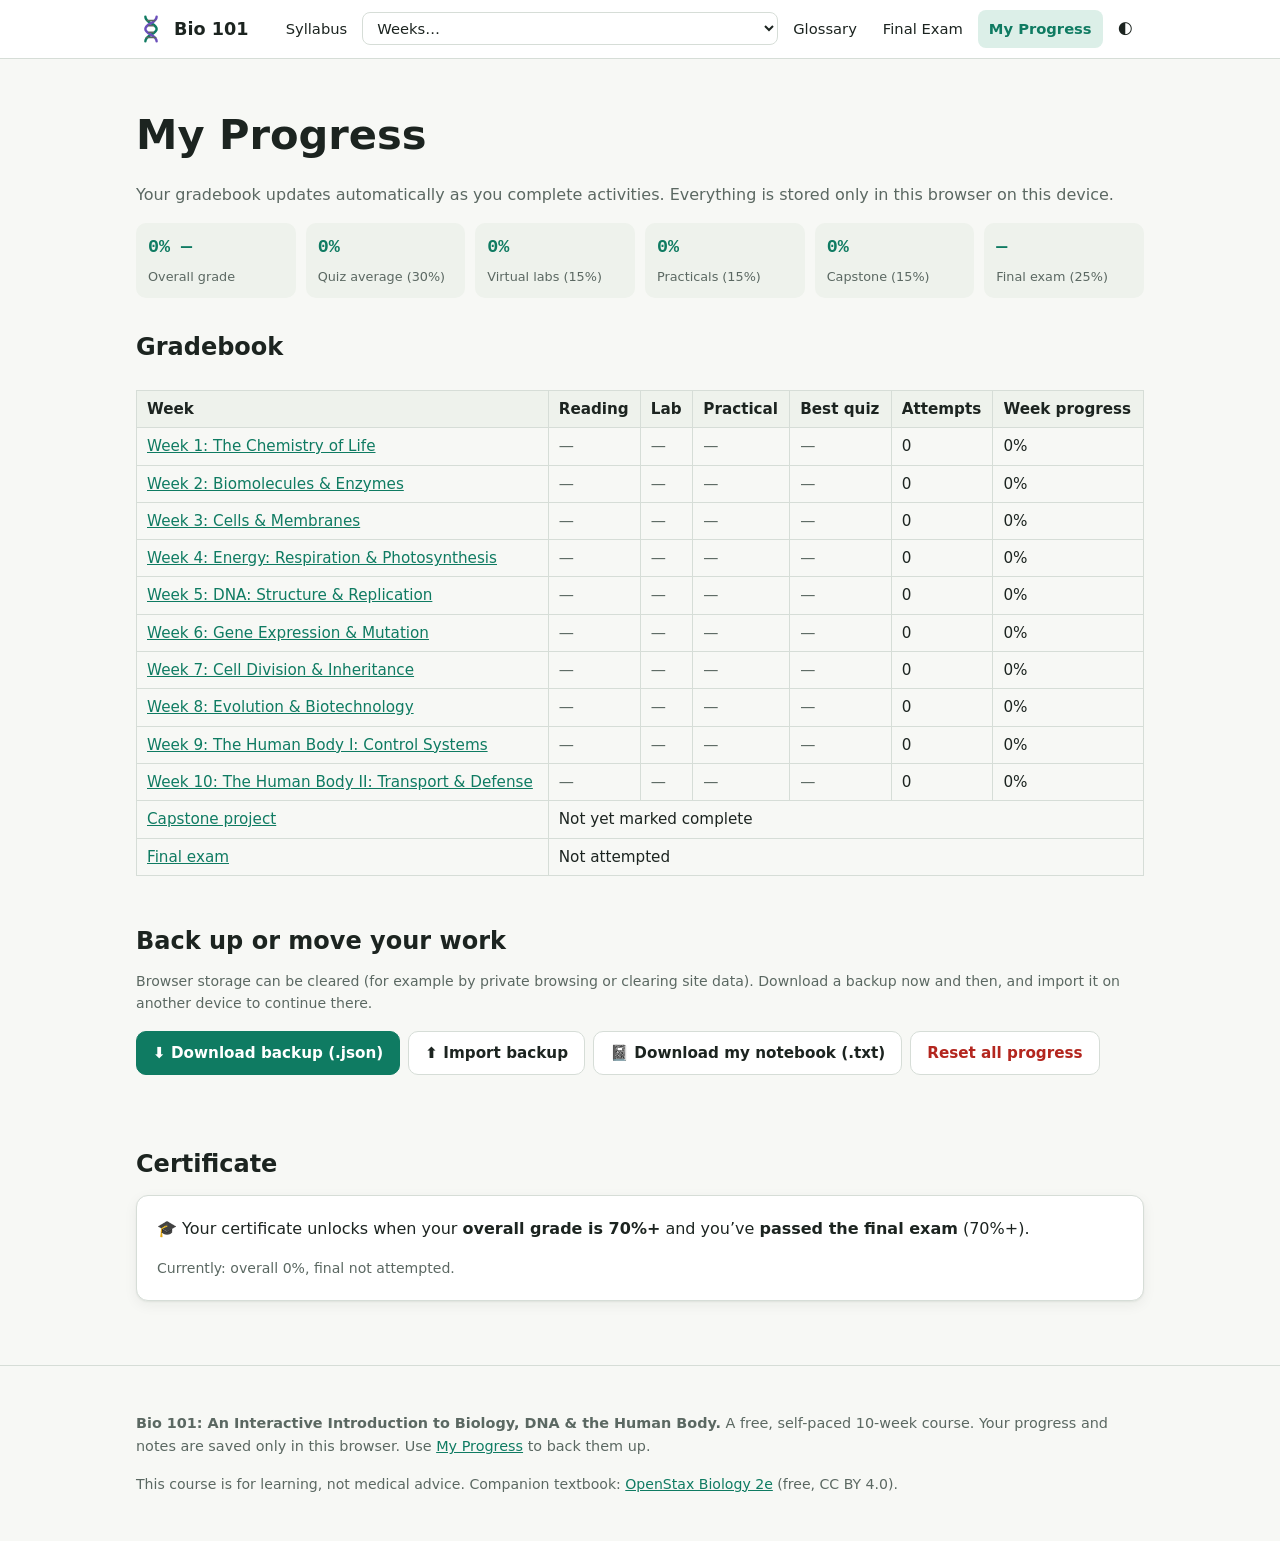
<file: progress.html>
<!doctype html>
<html lang="en">
<head>
<meta charset="utf-8">
<meta name="viewport" content="width=device-width, initial-scale=1">
<title>My Progress | Bio 101</title>
<meta name="description" content="Your Bio 101 gradebook, backups and certificate.">
<link rel="stylesheet" href="assets/css/style.css">
<script defer src="assets/js/course.js"></script>
</head>
<body data-root="." data-page="progress">
<header id="site-header"></header>
<main class="wrap">
  <h1 style="margin-top:1.2em">My Progress</h1>
  <p class="muted">Your gradebook updates automatically as you complete activities. Everything is stored only in this browser on this device.</p>

  <div class="readout" id="summary"></div>

  <h2>Gradebook</h2>
  <div class="table-scroll"><table class="simple" id="gb"></table></div>

  <h2>Back up or move your work</h2>
  <p class="small muted">Browser storage can be cleared (for example by private browsing or clearing site data). Download a backup now and then, and import it on another device to continue there.</p>
  <div class="btn-row">
    <button class="btn primary" id="exp">⬇ Download backup (.json)</button>
    <label class="btn" for="imp">⬆ Import backup</label><input type="file" id="imp" accept="application/json,.json" hidden>
    <button class="btn" id="nb">📓 Download my notebook (.txt)</button>
    <button class="btn" id="reset" style="color:var(--bad)">Reset all progress</button>
  </div>
  <p class="feedback" id="msg"></p>

  <h2>Certificate</h2>
  <div id="cert-area"></div>
</main>
<footer id="site-footer"></footer>
<script>
  document.addEventListener("bio:ready", function () {
    var W = { quiz: 30, lab: 15, practical: 15, capstone: 15, final: 25 };
    function compute() {
      var s = Bio.store.get(), weeks = s.weeks || {}, q = 0, l = 0, p = 0, rows = "";
      Bio.WEEKS.forEach(function (w) {
        var d = weeks[w.n] || {}, att = (s.attempts || {})[w.n] || 0;
        q += d.quiz || 0; l += d.lab ? 1 : 0; p += d.practical ? 1 : 0;
        var tick = function (v) { return v ? '<span style="color:var(--good)">✓</span>' : '<span class="muted">—</span>'; };
        rows += "<tr><td><a href='weeks/week-" + String(w.n).padStart(2, "0") + ".html'>Week " + w.n + ": " + Bio.esc(w.title) + "</a></td><td>" + tick(d.reading) + "</td><td>" + tick(d.lab) + "</td><td>" + tick(d.practical) + "</td><td>" +
          (d.quiz != null ? '<strong style="color:' + (d.quiz >= 70 ? "var(--good)" : "var(--warn)") + '">' + d.quiz + "%</strong>" : '<span class="muted">—</span>') + "</td><td>" + att + "</td><td>" + Math.round(Bio.weekProgress(w.n) * 100) + "%</td></tr>";
      });
      var cap = (weeks[10] || {}).capstone ? 100 : 0, fin = s.final || 0;
      var parts = { quiz: q / 10, lab: l * 10, practical: p * 10, capstone: cap, final: fin };
      var overall = Object.keys(W).reduce(function (a, k) { return a + (parts[k] * W[k]) / 100; }, 0);
      return { rows: rows, parts: parts, overall: Math.round(overall), final: s.final, cap: cap, s: s };
    }
    function letter(x) { return x >= 90 ? "A" : x >= 80 ? "B" : x >= 70 ? "C" : x >= 60 ? "D" : "—"; }
    function render() {
      var c = compute();
      document.getElementById("gb").innerHTML = "<tr><th>Week</th><th>Reading</th><th>Lab</th><th>Practical</th><th>Best quiz</th><th>Attempts</th><th>Week progress</th></tr>" + c.rows +
        "<tr><td><a href='weeks/week-10.html#capstone'>Capstone project</a></td><td colspan='6'>" + (c.cap ? "✓ Complete" : "Not yet marked complete") + "</td></tr>" +
        "<tr><td><a href='final-exam.html'>Final exam</a></td><td colspan='6'>" + (c.final != null ? "<strong>" + c.final + "%</strong> best" : "Not attempted") + "</td></tr>";
      document.getElementById("summary").innerHTML =
        '<div><b>' + c.overall + '% ' + letter(c.overall) + '</b><span>Overall grade</span></div>' +
        '<div><b>' + Math.round(c.parts.quiz) + '%</b><span>Quiz average (30%)</span></div>' +
        '<div><b>' + c.parts.lab + '%</b><span>Virtual labs (15%)</span></div>' +
        '<div><b>' + c.parts.practical + '%</b><span>Practicals (15%)</span></div>' +
        '<div><b>' + c.parts.capstone + '%</b><span>Capstone (15%)</span></div>' +
        '<div><b>' + (c.final != null ? c.final + "%" : "—") + '</b><span>Final exam (25%)</span></div>';
      var area = document.getElementById("cert-area");
      if (c.overall >= 70 && (c.final || 0) >= 70) {
        var name = Bio.store.note("cert-name");
        area.innerHTML = '<div class="field"><label for="cert-name">Name for your certificate</label><input type="text" id="cert-name" value="' + Bio.esc(name) + '" style="width:100%;max-width:400px"></div>' +
          '<div class="certificate"><div class="pill">Certificate of Completion</div><h2>Bio 101: Life, DNA & the Human Body</h2><p>This certifies that</p><div class="name" id="cert-show">' + (Bio.esc(name) || "Your Name") + '</div>' +
          '<p>has completed all ten weeks of readings, virtual labs, practicals and quizzes,<br>a capstone project, and the final exam, earning an overall grade of <strong>' + c.overall + '% (' + letter(c.overall) + ')</strong>.</p><p class="muted">' + new Date().toLocaleDateString(undefined, { year: "numeric", month: "long", day: "numeric" }) + '</p></div>' +
          '<div class="btn-row"><button class="btn primary" onclick="window.print()">🖨 Print certificate</button></div>';
        document.getElementById("cert-name").addEventListener("input", function (e) { Bio.store.setNote("cert-name", e.target.value); document.getElementById("cert-show").textContent = e.target.value || "Your Name"; });
      } else {
        area.innerHTML = '<div class="card"><p>🎓 Your certificate unlocks when your <strong>overall grade is 70%+</strong> and you&rsquo;ve <strong>passed the final exam</strong> (70%+).</p><p class="small muted">Currently: overall ' + c.overall + '%, final ' + (c.final != null ? c.final + "%" : "not attempted") + '.</p></div>';
      }
    }
    function download(name, text, type) {
      var a = document.createElement("a");
      a.href = URL.createObjectURL(new Blob([text], { type: type }));
      a.download = name; document.body.appendChild(a); a.click(); a.remove();
    }
    var msg = document.getElementById("msg");
    document.getElementById("exp").addEventListener("click", function () {
      download("bio101-backup-" + new Date().toISOString().slice(0, 10) + ".json", JSON.stringify(Bio.store.get(), null, 2), "application/json");
    });
    document.getElementById("imp").addEventListener("change", function (e) {
      var f = e.target.files[0]; if (!f) return;
      var r = new FileReader();
      r.onload = function () {
        try {
          var data = JSON.parse(r.result);
          if (typeof data !== "object" || data === null || Array.isArray(data)) throw new Error("bad");
          if (!confirm("Replace your current progress with this backup?")) return;
          Bio.store.update(function (s) { Object.keys(s).forEach(function (k) { delete s[k]; }); Object.assign(s, data); });
          msg.className = "feedback good"; msg.textContent = "✓ Backup imported.";
          render();
        } catch (err) { msg.className = "feedback bad"; msg.textContent = "That file doesn't look like a Bio 101 backup."; }
      };
      r.readAsText(f);
      e.target.value = "";
    });
    document.getElementById("nb").addEventListener("click", function () {
      var notes = Bio.store.get().notes || {}, keys = Object.keys(notes).filter(function (k) { return notes[k] && String(notes[k]).trim(); }).sort();
      var out = "Bio 101 · My Lab Notebook\nExported " + new Date().toLocaleString() + "\n\n";
      keys.forEach(function (k) { out += "[" + k + "]\n" + notes[k] + "\n\n"; });
      if (!keys.length) out += "(No notes yet.)\n";
      download("bio101-notebook.txt", out, "text/plain");
    });
    document.getElementById("reset").addEventListener("click", function () {
      if (confirm("This permanently erases ALL progress, notes and data in this browser. Download a backup first if you might want it. Continue?")) {
        Bio.store.update(function (s) { Object.keys(s).forEach(function (k) { delete s[k]; }); });
        msg.className = "feedback"; msg.textContent = "Progress reset.";
        render();
      }
    });
    render();
  });
</script>
</body>
</html>
</file>
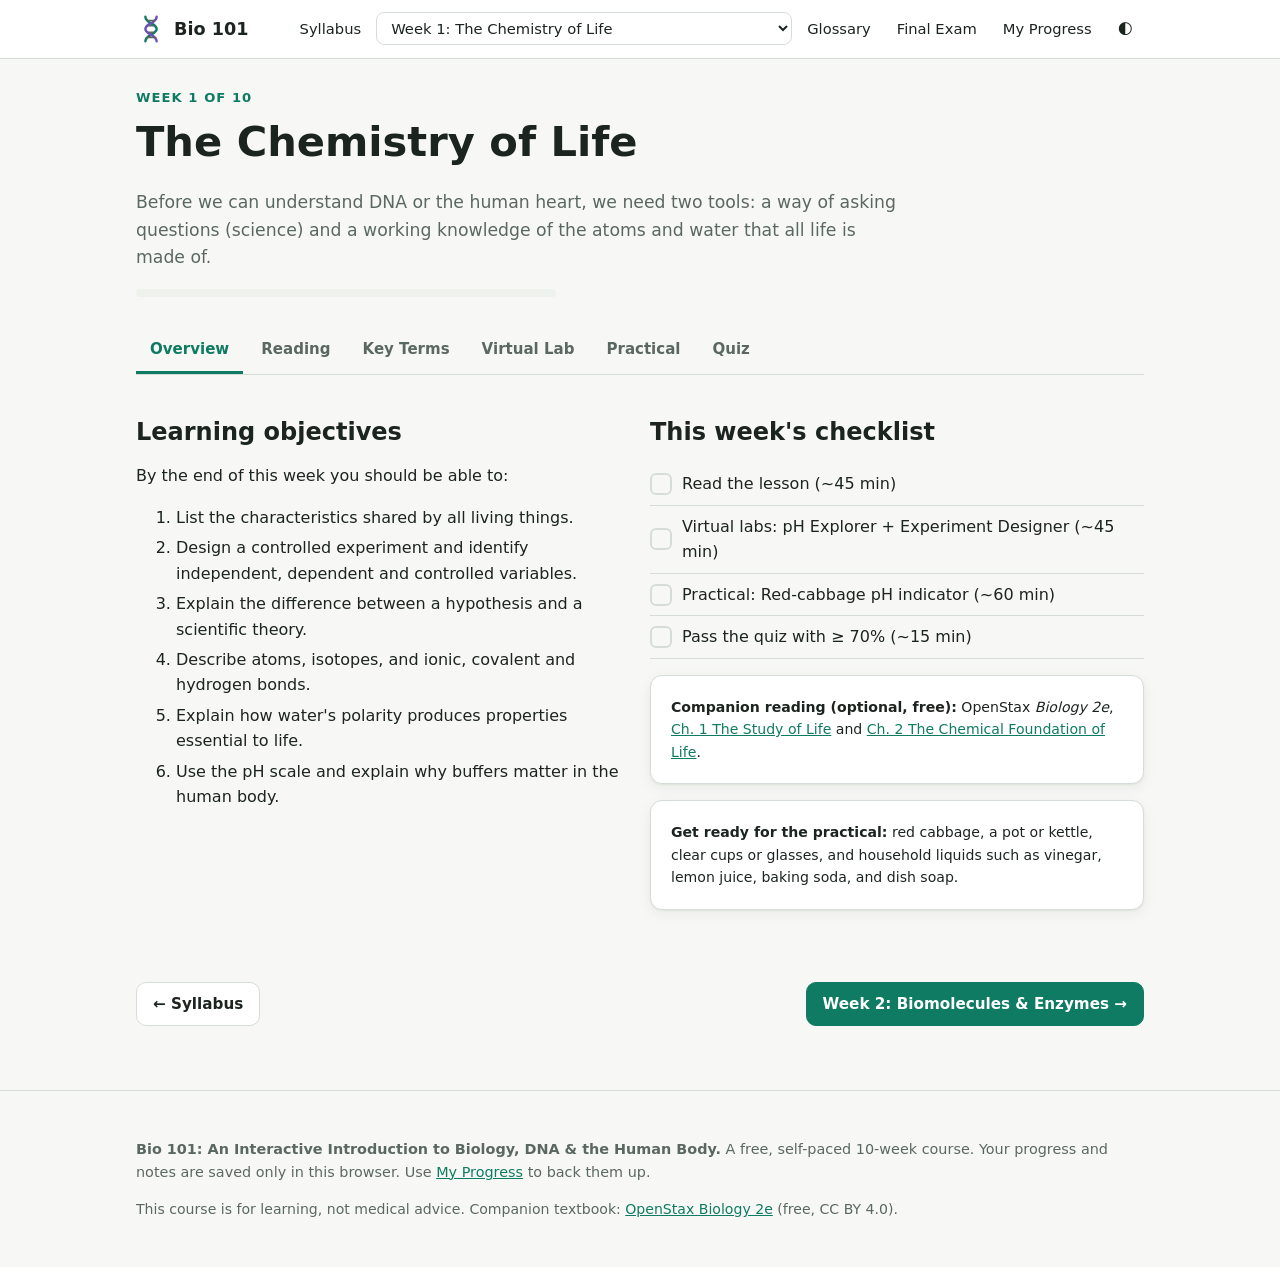
<file: weeks/week-01.html>
<!doctype html>
<html lang="en">
<head>
<meta charset="utf-8">
<meta name="viewport" content="width=device-width, initial-scale=1">
<title>Week 1 · The Chemistry of Life | Bio 101</title>
<meta name="description" content="Bio 101 Week 1: the scientific method, atoms, bonds, water and pH.">
<link rel="stylesheet" href="../assets/css/style.css">
<script defer src="../assets/js/data/terms.js"></script>
<script defer src="../assets/js/data/quizzes.js"></script>
<script defer src="../assets/js/course.js"></script>
<script defer src="../assets/js/labs/week01.js"></script>
</head>
<body data-root=".." data-week="1">
<header id="site-header"></header>
<main class="wrap">
  <div class="week-hero">
    <div class="eyebrow">Week 1 of 10</div>
    <h1>The Chemistry of Life</h1>
    <p>Before we can understand DNA or the human heart, we need two tools: a way of asking questions (science) and a working knowledge of the atoms and water that all life is made of.</p>
    <div class="progress" style="max-width:420px"><span id="week-progress" style="width:0"></span></div>
  </div>

  <!-- ===================== OVERVIEW ===================== -->
  <section data-tab="overview" data-label="Overview">
    <div class="two-col">
      <div>
        <h2>Learning objectives</h2>
        <p>By the end of this week you should be able to:</p>
        <ol class="objectives">
          <li>List the characteristics shared by all living things.</li>
          <li>Design a controlled experiment and identify independent, dependent and controlled variables.</li>
          <li>Explain the difference between a hypothesis and a scientific theory.</li>
          <li>Describe atoms, isotopes, and ionic, covalent and hydrogen bonds.</li>
          <li>Explain how water's polarity produces properties essential to life.</li>
          <li>Use the pH scale and explain why buffers matter in the human body.</li>
        </ol>
      </div>
      <div>
        <h2>This week's checklist</h2>
        <ul class="checklist">
          <li data-item="reading">Read the lesson (~45 min)</li>
          <li data-item="lab">Virtual labs: pH Explorer + Experiment Designer (~45 min)</li>
          <li data-item="practical">Practical: Red-cabbage pH indicator (~60 min)</li>
          <li data-item="quiz">Pass the quiz with ≥ 70% (~15 min)</li>
        </ul>
        <div class="card small">
          <strong>Companion reading (optional, free):</strong> OpenStax <em>Biology 2e</em>,
          <a href="https://openstax.org/books/biology-2e/pages/1-introduction" target="_blank" rel="noopener">Ch. 1 The Study of Life</a> and
          <a href="https://openstax.org/books/biology-2e/pages/2-introduction" target="_blank" rel="noopener">Ch. 2 The Chemical Foundation of Life</a>.
        </div>
        <div class="card small"><strong>Get ready for the practical:</strong> red cabbage, a pot or kettle, clear cups or glasses, and household liquids such as vinegar, lemon juice, baking soda, and dish soap.</div>
      </div>
    </div>
  </section>

  <!-- ===================== READING ===================== -->
  <section data-tab="reading" data-label="Reading">
    <article class="reading">
      <h2>1. What does it mean to be alive?</h2>
      <p>Biology is the study of life, but "life" turns out to be surprisingly hard to define in a single sentence. Instead, biologists recognize life by a set of shared properties. Every living thing, from a bacterium to a blue whale to you:</p>
      <ul>
        <li><strong>Is made of one or more cells</strong>, the smallest units that can carry out life's processes.</li>
        <li><strong>Uses energy</strong> through metabolism, the chemical reactions that build and break down molecules.</li>
        <li><strong>Maintains homeostasis</strong>, keeping its internal conditions stable (your body holds itself near 37 °C).</li>
        <li><strong>Grows and develops</strong> following instructions encoded in DNA.</li>
        <li><strong>Reproduces</strong> and passes genetic information to offspring.</li>
        <li><strong>Responds to stimuli</strong> in its environment.</li>
        <li><strong>Evolves</strong>: populations change over generations.</li>
      </ul>
      <p>Viruses are the classic edge case. They contain genetic material and evolve, but they cannot reproduce or metabolize outside a host cell, so most biologists don't consider them fully alive.</p>
      <p>Biology is organized in levels, and this course climbs them: <strong>atoms → molecules → organelles → cells → tissues → organs → organ systems → organisms → populations → ecosystems</strong>. At each level new properties <em>emerge</em> that aren't present in the parts alone. A single water molecule isn't wet, and a single neuron can't think.</p>

      <h2>2. How science works</h2>
      <p>Science is a method for finding out what's true while guarding against fooling ourselves. A typical investigation looks like this:</p>
      <ol>
        <li><strong>Observation:</strong> noticing something that needs explaining.</li>
        <li><strong>Question:</strong> "Why does this happen?"</li>
        <li><strong>Hypothesis:</strong> a <em>testable</em> and <em>falsifiable</em> explanation, often phrased as "<em>If</em> … <em>then</em> …".</li>
        <li><strong>Experiment:</strong> a fair test that changes one thing at a time.</li>
        <li><strong>Analysis:</strong> do the data support or refute the hypothesis?</li>
        <li><strong>Communication & replication:</strong> other scientists repeat the work to see if it holds up.</li>
      </ol>
      <p>A fair experiment has three kinds of variables:</p>
      <ul>
        <li>The <strong>independent variable</strong> is the one thing <em>you</em> change on purpose.</li>
        <li>The <strong>dependent variable</strong> is what you <em>measure</em> to see the effect.</li>
        <li><strong>Controlled variables</strong> are everything else, which you keep the same so they can't explain your result.</li>
      </ul>
      <p>A <strong>control group</strong> receives no treatment (or a placebo) and gives you a baseline. Without one, you can't tell whether your treatment did anything at all.</p>

      <div class="callout human"><span class="callout-title">🫀 Human connection: the doctor who said "wash your hands"</span>
        <p>In 1847, Ignaz Semmelweis noticed that women in one Vienna maternity ward died of fever far more often than in another. The difference was that doctors in the deadly ward came straight from performing autopsies. He hypothesized that "cadaverous particles" on their hands caused the disease, and required handwashing with chlorinated lime. Deaths dropped dramatically. Germ theory explained <em>why</em> only decades later, but his controlled comparison saved lives first.</p>
      </div>

      <p><strong>Sample size matters.</strong> Living things vary. If you test one plant per group, a single unusually healthy plant could fool you. Larger samples and repeated trials let real effects stand out from random noise. You'll see this for yourself in the Virtual Lab.</p>
      <p><strong>Hypothesis vs. theory.</strong> In everyday speech, "it's just a theory" means "it's a guess." In science, a <strong>theory</strong> is the opposite: a broad explanation supported by an enormous body of evidence from many independent lines of investigation. Cell theory, germ theory, the theory of evolution and atomic theory are among the best-supported ideas humans have.</p>

      <details class="check"><summary>A study finds that people who drink more coffee live longer. Does coffee cause longer life?</summary>
        <p>Not necessarily! This is a <em>correlation</em>. Coffee drinkers might differ in other ways, such as income or health habits. These are <em>confounding variables</em>. Only a controlled experiment, or very careful statistical analysis, can establish causation.</p>
      </details>

      <h2>3. Atoms: the elements of life</h2>
      <p>All matter is made of <strong>atoms</strong>. Each atom has a tiny nucleus containing positively charged <strong>protons</strong> and neutral <strong>neutrons</strong>, surrounded by a cloud of negatively charged <strong>electrons</strong>. The number of protons defines the element: carbon always has 6, oxygen always has 8.</p>
      <p>Atoms of the same element with different numbers of neutrons are <strong>isotopes</strong>. Carbon-12 (6 neutrons) is stable, while carbon-14 (8 neutrons) is radioactive and decays at a steady rate, which lets scientists date ancient remains. In medicine, radioactive isotopes power PET scans and some cancer treatments.</p>
      <p>Just six elements, often remembered as <strong>CHNOPS</strong>, make up about 98% of your body mass:</p>
      <div class="table-scroll"><table class="simple">
        <tr><th>Element</th><th>% of body mass</th><th>Where you find it</th></tr>
        <tr><td>Oxygen (O)</td><td>~65%</td><td>Water, every biomolecule</td></tr>
        <tr><td>Carbon (C)</td><td>~18%</td><td>The backbone of all organic molecules</td></tr>
        <tr><td>Hydrogen (H)</td><td>~10%</td><td>Water, organic molecules</td></tr>
        <tr><td>Nitrogen (N)</td><td>~3%</td><td>Proteins, DNA</td></tr>
        <tr><td>Calcium (Ca)</td><td>~1.5%</td><td>Bones, teeth, muscle and nerve signaling</td></tr>
        <tr><td>Phosphorus (P)</td><td>~1%</td><td>DNA, ATP, bones, cell membranes</td></tr>
      </table></div>
      <p>Carbon is special because it can form four strong bonds, letting it build chains, rings and branches. That versatility is why life on Earth is carbon-based.</p>

      <h2>4. Chemical bonds</h2>
      <p>Atoms bond to fill their outer electron shells. Three kinds of bond matter most in biology:</p>
      <ul>
        <li><strong>Covalent bonds</strong> form when atoms <em>share</em> electrons. They are strong and hold molecules together. When the sharing is unequal, the bond is <strong>polar</strong> and each end carries a partial charge (δ⁺ or δ⁻).</li>
        <li><strong>Ionic bonds</strong> form when one atom <em>transfers</em> electrons to another, creating oppositely charged ions that attract. Table salt (Na⁺Cl⁻) is the classic example. Ions such as Na⁺, K⁺, Ca²⁺ and Cl⁻ carry the electrical signals in your nerves and heart.</li>
        <li><strong>Hydrogen bonds</strong> are weak attractions between a δ⁺ hydrogen and a δ⁻ atom (usually O or N) on another molecule. Each one is weak, but millions together are strong. They hold the two strands of DNA together and fold proteins into shape.</li>
      </ul>

      <figure>
        <svg viewBox="0 0 420 200" width="420" role="img" aria-label="Two water molecules joined by a hydrogen bond">
          <g font-family="system-ui" font-size="13">
            <circle cx="110" cy="100" r="34" fill="#d9534f" opacity=".85"/><text x="110" y="105" text-anchor="middle" fill="#fff" font-weight="700">O</text>
            <circle cx="66" cy="140" r="20" fill="#9fb3c8"/><text x="66" y="145" text-anchor="middle">H</text>
            <circle cx="154" cy="140" r="20" fill="#9fb3c8"/><text x="154" y="145" text-anchor="middle">H</text>
            <text x="110" y="52" text-anchor="middle" fill="currentColor">δ⁻</text>
            <text x="40" y="172" fill="currentColor">δ⁺</text><text x="170" y="172" fill="currentColor">δ⁺</text>
            <circle cx="300" cy="90" r="34" fill="#d9534f" opacity=".85"/><text x="300" y="95" text-anchor="middle" fill="#fff" font-weight="700">O</text>
            <circle cx="350" cy="60" r="20" fill="#9fb3c8"/><text x="350" y="65" text-anchor="middle">H</text>
            <circle cx="330" cy="135" r="20" fill="#9fb3c8"/><text x="330" y="140" text-anchor="middle">H</text>
            <line x1="174" y1="138" x2="266" y2="98" stroke="currentColor" stroke-width="2" stroke-dasharray="5 5"/>
            <text x="218" y="105" text-anchor="middle" fill="currentColor" transform="rotate(-23 218 105)">hydrogen bond</text>
          </g>
        </svg>
        <figcaption>Figure 1.1: Oxygen pulls shared electrons toward itself, making water polar. The δ⁺ hydrogen of one molecule is attracted to the δ⁻ oxygen of another.</figcaption>
      </figure>

      <h2>5. Water: the molecule of life</h2>
      <p>You are about 60% water by weight. Life began in water, and every chemical reaction in your cells happens in it. Water's unusual properties all come from its <strong>polarity</strong> and the hydrogen bonds it forms:</p>
      <ul>
        <li><strong>Cohesion and adhesion.</strong> Water sticks to itself (cohesion, which creates surface tension) and to other surfaces (adhesion). Together they pull water up thin tubes, from roots to the tops of trees.</li>
        <li><strong>High specific heat.</strong> Water absorbs a lot of heat before its temperature rises. Oceans moderate climate, and your watery body resists sudden temperature swings.</li>
        <li><strong>Evaporative cooling.</strong> Evaporating water carries a lot of heat away. That's why sweating cools you.</li>
        <li><strong>Ice floats.</strong> Hydrogen bonds lock ice into an open lattice that is less dense than liquid water. Lakes freeze from the top down, and the life below survives.</li>
        <li><strong>The universal solvent.</strong> Water dissolves ionic and polar substances (sugars, salts, amino acids). Blood plasma is ~92% water and carries dissolved nutrients, hormones and wastes around your body. Molecules that dissolve in water are <strong>hydrophilic</strong>. Nonpolar molecules like oils are <strong>hydrophobic</strong> and clump together, a fact that will explain cell membranes in Week 3.</li>
      </ul>

      <details class="check"><summary>Why does a sweaty day feel worse when it's humid?</summary>
        <p>In humid air, sweat evaporates slowly, so less heat leaves your skin. Evaporation, not sweating itself, is what cools you.</p>
      </details>

      <h2>6. Acids, bases and pH</h2>
      <p>A tiny fraction of water molecules split into ions: H₂O ⇌ H⁺ + OH⁻. An <strong>acid</strong> adds H⁺ ions to a solution; a <strong>base</strong> removes them (or adds OH⁻). The <strong>pH scale</strong> measures H⁺ concentration:</p>
      <p style="text-align:center"><strong>pH = −log₁₀[H⁺]</strong></p>
      <p>The scale runs from 0 to 14. Pure water is neutral at pH 7, acids are below 7, and bases are above. Because the scale is <em>logarithmic</em>, each step is a <strong>10-fold</strong> change: pH 3 has 10 times more H⁺ than pH 4 and 100 times more than pH 5.</p>
      <p>Your body runs on precise pH values. Stomach acid sits near pH 1.5–2 to kill microbes and activate digestive enzymes. The small intestine is slightly basic (~pH 8), and blood is held between <strong>7.35 and 7.45</strong>. Below that range is <em>acidosis</em> and above it is <em>alkalosis</em>; both can be fatal because proteins change shape when pH shifts.</p>
      <p>What keeps blood so steady? <strong>Buffers</strong>, chemicals that soak up excess H⁺ or release it when needed. The main blood buffer is the carbonic acid–bicarbonate system:</p>
      <p style="text-align:center">CO₂ + H₂O ⇌ H₂CO₃ ⇌ H⁺ + HCO₃⁻</p>
      <p>Your lungs and kidneys tune this system constantly. Breathe faster and you blow off CO₂, which pulls the reaction left and raises pH. This links chemistry directly to your respiratory system (Week 10).</p>

      <div class="callout"><span class="callout-title">Key takeaways</span>
        <ul>
          <li>Life is recognized by a set of properties: cells, metabolism, homeostasis, growth, reproduction, response and evolution.</li>
          <li>Good experiments change one variable, measure another, control the rest, include a control group, and use enough samples.</li>
          <li>Life is mostly C, H, N, O, P and S, held together by covalent, ionic and hydrogen bonds.</li>
          <li>Water's polarity gives it cohesion, high specific heat, evaporative cooling, floating ice and solvent power.</li>
          <li>pH is logarithmic, and buffers keep blood at pH ~7.4.</li>
        </ul>
      </div>
    </article>
    <div class="btn-row"><button data-complete="reading"></button><a class="btn" href="#flashcards">Next: Key terms →</a></div>
  </section>

  <!-- ===================== FLASHCARDS ===================== -->
  <section data-tab="flashcards" data-label="Key Terms">
    <h2>Key terms</h2>
    <p class="muted">Click the card (or press Space) to flip it. Mark cards you know to shrink the deck until you've mastered them all.</p>
    <div class="flashcards"></div>
  </section>

  <!-- ===================== LAB ===================== -->
  <section data-tab="lab" data-label="Virtual Lab">
    <h2>Virtual Lab</h2>
    <p class="muted">Complete both simulations and answer the worksheet questions. Your answers save automatically.</p>
    <div data-lab="ph"></div>
    <div data-lab="experiment"></div>
    <div class="btn-row"><button data-complete="lab"></button></div>
  </section>

  <!-- ===================== PRACTICAL ===================== -->
  <section data-tab="practical" data-label="Practical">
    <h2>Practical: Make a Red-Cabbage pH Indicator</h2>
    <p>Red cabbage contains <strong>anthocyanin</strong> pigments that change shape, and therefore color, depending on pH. You'll extract them and use them to test the acidity of things in your kitchen.</p>
    <div class="callout safety"><span class="callout-title">⚠️ Safety</span>
      Have an adult nearby when using boiling water. Never mix bleach with vinegar or ammonia, because it releases toxic gas; test bleach only on its own, or skip it. Don't taste anything. Wash your hands afterward.</div>
    <div class="two-col">
      <div>
        <h3>Materials</h3>
        <ul>
          <li>¼ red cabbage, chopped</li>
          <li>Hot water (about 2 cups) and a pot, kettle or heat-proof bowl</li>
          <li>Strainer</li>
          <li>6–10 clear cups or glasses, or a white ice-cube tray</li>
          <li>Spoon, marker and labels</li>
          <li>Test substances: vinegar, lemon juice, baking soda dissolved in water, tap water, milk, dish soap, a soda, antacid tablet in water, laundry detergent in water</li>
        </ul>
      </div>
      <div>
        <h3>Procedure</h3>
        <ol>
          <li>Pour hot (not quite boiling) water over the chopped cabbage. Let it steep 10–15 min until the water is deep purple.</li>
          <li>Strain the liquid. This is your <strong>indicator</strong>. Let it cool.</li>
          <li>Pour equal amounts (about 3 tablespoons) into each cup, and label the cups.</li>
          <li><strong>Before testing</strong>, write a prediction for each substance: acid, neutral or base?</li>
          <li>Add 1 spoonful of each substance to its own cup. Keep one cup of plain indicator as your <strong>control</strong>.</li>
          <li>Record the color, then use the color chart in the Virtual Lab (red-cabbage swatch) to estimate pH.</li>
          <li><em>Bonus:</em> to a cup that turned pink from vinegar, slowly add baking-soda solution. What happens?</li>
        </ol>
      </div>
    </div>
    <div class="card small">
      <strong>Red-cabbage color key (approximate):</strong> red (pH 1–2) · pink/magenta (3–4) · purple (5–7) · blue (8) · blue-green (9–10) · green (11–12) · yellow (13–14)
    </div>
    <h3>Data table</h3>
    <table class="datatable" data-id="w1p" data-cols='["Substance","Prediction (acid/neutral/base)","Color observed","Estimated pH"]' data-rows='["Control (indicator only)","Vinegar","Lemon juice","Baking soda solution","Tap water","Milk","Dish soap","Soda / cola","Other:"]'></table>
    <h3>Analysis questions</h3>
    <div class="field"><label for="w1pa1">1. Why did you need the control cup of plain indicator?</label><textarea id="w1pa1" data-note="w1p-a1"></textarea></div>
    <div class="field"><label for="w1pa2">2. Which predictions were wrong? What surprised you?</label><textarea id="w1pa2" data-note="w1p-a2"></textarea></div>
    <div class="field"><label for="w1pa3">3. In the bonus step, what happened when you mixed an acid and a base? Explain using H⁺ ions.</label><textarea id="w1pa3" data-note="w1p-a3"></textarea></div>
    <div class="field"><label for="w1pa4">4. Name two sources of error in this experiment and how you would reduce them.</label><textarea id="w1pa4" data-note="w1p-a4"></textarea></div>
    <p class="small muted">No cabbage? Use the Virtual Lab's pH Explorer and the substance list to "test" each item virtually, and write your predictions first.</p>
    <div class="btn-row"><button data-complete="practical"></button></div>
  </section>

  <!-- ===================== QUIZ ===================== -->
  <section data-tab="quiz" data-label="Quiz">
    <h2>Week 1 Quiz</h2>
    <div class="quiz" data-quiz="1"></div>
  </section>

  <div id="week-nav"></div>
</main>
<footer id="site-footer"></footer>
</body>
</html>
</file>
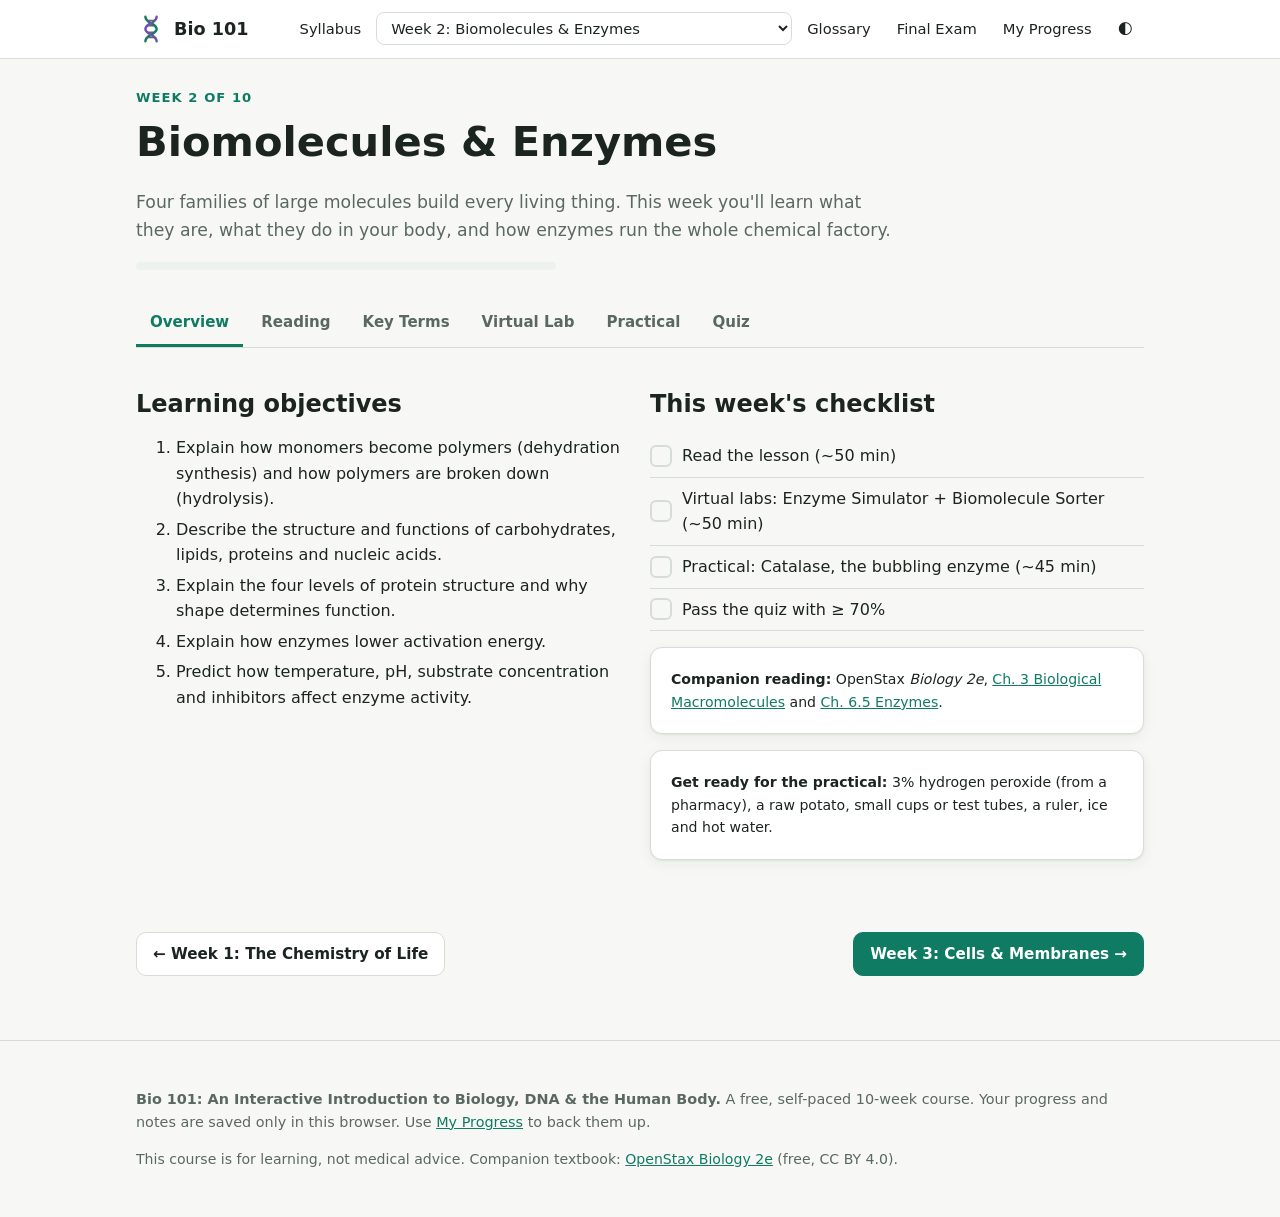
<file: weeks/week-02.html>
<!doctype html>
<html lang="en">
<head>
<meta charset="utf-8">
<meta name="viewport" content="width=device-width, initial-scale=1">
<title>Week 2 · Biomolecules & Enzymes | Bio 101</title>
<meta name="description" content="Bio 101 Week 2: carbohydrates, lipids, proteins, nucleic acids and enzymes.">
<link rel="stylesheet" href="../assets/css/style.css">
<script defer src="../assets/js/data/terms.js"></script>
<script defer src="../assets/js/data/quizzes.js"></script>
<script defer src="../assets/js/course.js"></script>
<script defer src="../assets/js/labs/week02.js"></script>
</head>
<body data-root=".." data-week="2">
<header id="site-header"></header>
<main class="wrap">
  <div class="week-hero">
    <div class="eyebrow">Week 2 of 10</div>
    <h1>Biomolecules & Enzymes</h1>
    <p>Four families of large molecules build every living thing. This week you'll learn what they are, what they do in your body, and how enzymes run the whole chemical factory.</p>
    <div class="progress" style="max-width:420px"><span id="week-progress" style="width:0"></span></div>
  </div>

  <section data-tab="overview" data-label="Overview">
    <div class="two-col">
      <div>
        <h2>Learning objectives</h2>
        <ol class="objectives">
          <li>Explain how monomers become polymers (dehydration synthesis) and how polymers are broken down (hydrolysis).</li>
          <li>Describe the structure and functions of carbohydrates, lipids, proteins and nucleic acids.</li>
          <li>Explain the four levels of protein structure and why shape determines function.</li>
          <li>Explain how enzymes lower activation energy.</li>
          <li>Predict how temperature, pH, substrate concentration and inhibitors affect enzyme activity.</li>
        </ol>
      </div>
      <div>
        <h2>This week's checklist</h2>
        <ul class="checklist">
          <li data-item="reading">Read the lesson (~50 min)</li>
          <li data-item="lab">Virtual labs: Enzyme Simulator + Biomolecule Sorter (~50 min)</li>
          <li data-item="practical">Practical: Catalase, the bubbling enzyme (~45 min)</li>
          <li data-item="quiz">Pass the quiz with ≥ 70%</li>
        </ul>
        <div class="card small"><strong>Companion reading:</strong> OpenStax <em>Biology 2e</em>,
          <a href="https://openstax.org/books/biology-2e/pages/3-introduction" target="_blank" rel="noopener">Ch. 3 Biological Macromolecules</a> and
          <a href="https://openstax.org/books/biology-2e/pages/6-introduction" target="_blank" rel="noopener">Ch. 6.5 Enzymes</a>.</div>
        <div class="card small"><strong>Get ready for the practical:</strong> 3% hydrogen peroxide (from a pharmacy), a raw potato, small cups or test tubes, a ruler, ice and hot water.</div>
      </div>
    </div>
  </section>

  <section data-tab="reading" data-label="Reading">
    <article class="reading">
      <h2>1. Building big molecules from small ones</h2>
      <p>Life's large molecules (<strong>macromolecules</strong>) are built like trains from repeating cars. The small units are <strong>monomers</strong> and the chains are <strong>polymers</strong>. Cells use one trick to join them and the reverse trick to take them apart:</p>
      <ul>
        <li><strong>Dehydration synthesis</strong> links two monomers by removing a water molecule (H from one, OH from the other).</li>
        <li><strong>Hydrolysis</strong> ("water-splitting") breaks the bond by adding water back. This is exactly what happens when you digest food.</li>
      </ul>
      <p>All four classes are built around <strong>carbon</strong> and are therefore called <em>organic</em> molecules.</p>
      <div class="table-scroll"><table class="simple">
        <tr><th>Class</th><th>Monomer</th><th>Main jobs</th><th>Examples in you</th></tr>
        <tr><td>Carbohydrates</td><td>Monosaccharides (e.g., glucose)</td><td>Quick energy, energy storage, structure</td><td>Blood glucose, glycogen</td></tr>
        <tr><td>Lipids</td><td>(not true polymers) glycerol + fatty acids</td><td>Long-term energy, membranes, hormones, insulation</td><td>Body fat, cell membranes, estrogen</td></tr>
        <tr><td>Proteins</td><td>Amino acids (20 kinds)</td><td>Almost everything: enzymes, structure, transport, signaling, defense, movement</td><td>Hemoglobin, collagen, antibodies</td></tr>
        <tr><td>Nucleic acids</td><td>Nucleotides</td><td>Store and transmit genetic information</td><td>DNA, RNA</td></tr>
      </table></div>

      <h2>2. Carbohydrates: fuel and framework</h2>
      <p>Carbohydrates contain C, H and O, usually in a 1:2:1 ratio. <strong>Monosaccharides</strong> such as glucose, fructose and galactose are single sugars. Two together form a <strong>disaccharide</strong>: sucrose (table sugar) or lactose (milk sugar). Many together form a <strong>polysaccharide</strong>:</p>
      <ul>
        <li><strong>Starch</strong> is how plants store glucose. Bread, rice and potatoes are mostly starch.</li>
        <li><strong>Glycogen</strong> is how animals store glucose. It is highly branched for quick release and is stored in your liver and muscles.</li>
        <li><strong>Cellulose</strong> is the structural polymer of plant cell walls and the most abundant organic molecule on Earth. Its glucose units are linked by a different bond (β instead of α) that human enzymes can't break, so it passes through us as <strong>dietary fiber</strong>.</li>
      </ul>
      <div class="callout human"><span class="callout-title">🫀 Human connection: lactose intolerance</span>
        <p>Digesting lactose requires the enzyme <em>lactase</em>. Most mammals, and most of the world's adults, stop making lactase after weaning. Undigested lactose reaches gut bacteria, which ferment it into gas. In some populations with a long history of dairy farming, a mutation keeps lactase switched on into adulthood. It is a striking example of recent human evolution, which you'll revisit in Week 8.</p>
      </div>

      <h2>3. Lipids: hydrophobic and essential</h2>
      <p>Lipids are united not by structure but by a property: they are <strong>hydrophobic</strong> and don't mix with water.</p>
      <ul>
        <li><strong>Fats (triglycerides)</strong> are a glycerol molecule bonded to three fatty acids. A gram of fat stores about 9 kcal, more than twice the ~4 kcal of carbohydrates or protein, so fat is ideal for long-term storage. <strong>Saturated</strong> fatty acids have no C=C double bonds, so they are straight and pack tightly; butter is solid. <strong>Unsaturated</strong> fats have double bonds that kink the chain, so oils are liquid. Artificial <em>trans</em> fats raise heart-disease risk and are now banned in many countries.</li>
        <li><strong>Phospholipids</strong> have two fatty-acid tails (hydrophobic) and a phosphate head (hydrophilic). In water they spontaneously form a <strong>bilayer</strong>, the basis of every cell membrane.</li>
        <li><strong>Steroids</strong> have four fused carbon rings. <em>Cholesterol</em> keeps membranes at the right fluidity and is the raw material for hormones such as estrogen, testosterone and cortisol, and for vitamin D.</li>
      </ul>

      <h2>4. Proteins: the molecules that do the work</h2>
      <p>If DNA is the blueprint, proteins are the workers. Your body makes tens of thousands of different proteins. Each is a chain of <strong>amino acids</strong> linked by <strong>peptide bonds</strong>. Every amino acid has the same backbone (an amino group, a carboxyl group and a hydrogen around a central carbon) plus a unique side chain called the <strong>R group</strong>. The 20 different R groups vary: some are hydrophobic, some charged, some polar. That variety lets proteins take almost any shape.</p>
      <p>A protein's shape is described at four levels:</p>
      <ol>
        <li><strong>Primary:</strong> the sequence of amino acids, dictated by a gene.</li>
        <li><strong>Secondary:</strong> local coils (α-helices) and folds (β-pleated sheets), held by hydrogen bonds along the backbone.</li>
        <li><strong>Tertiary:</strong> the overall 3-D shape of one chain, formed as R groups interact. Hydrophobic ones hide inside, and some form disulfide bridges.</li>
        <li><strong>Quaternary:</strong> several chains assembled together. Hemoglobin has four.</li>
      </ol>
      <p><strong>Shape determines function.</strong> Change one amino acid and the whole protein can misfold. In sickle-cell disease a single substitution, glutamic acid → valine at one position in hemoglobin, makes the molecules stick together into rods that bend red blood cells into sickles. You'll trace this mutation from DNA to disease in Week 6.</p>
      <p>Heat, extreme pH or certain chemicals can disrupt the weak bonds holding a protein's shape. This is <strong>denaturation</strong>. Cook an egg and the clear albumin protein unfolds and tangles into an opaque white solid. It can't be un-cooked.</p>

      <details class="check"><summary>Why is a fever above about 41 °C (106 °F) a medical emergency?</summary>
        <p>At high temperatures, the body's proteins, including the enzymes that run metabolism, begin to denature and stop working. Neurons in the brain are especially sensitive.</p>
      </details>

      <h2>5. Nucleic acids: information molecules</h2>
      <p><strong>DNA</strong> and <strong>RNA</strong> are polymers of <strong>nucleotides</strong>. Each nucleotide has three parts: a five-carbon sugar, a phosphate group and a nitrogen-containing base. DNA uses the sugar deoxyribose and the bases A, T, G and C. RNA uses ribose and swaps thymine for uracil (U). The sequence of bases encodes genetic information; Weeks 5 and 6 are devoted to how. One nucleotide does double duty: <strong>ATP</strong> (adenosine triphosphate) is your cells' energy currency (Week 4).</p>

      <h2>6. Enzymes: life's catalysts</h2>
      <p>Most chemical reactions in your body would take years to happen on their own at 37 °C. <strong>Enzymes</strong>, mostly proteins, speed them up by factors of millions. Every reaction needs an initial push called the <strong>activation energy</strong>. Enzymes lower that barrier without being used up and without changing the reaction's overall energy.</p>
      <figure>
        <svg viewBox="0 0 440 240" width="440" role="img" aria-label="Energy diagram: the enzyme-catalyzed path has a lower activation energy hill than the uncatalyzed path">
          <g font-family="system-ui" font-size="12" fill="currentColor">
            <line x1="40" y1="20" x2="40" y2="210" stroke="currentColor"/><line x1="40" y1="210" x2="420" y2="210" stroke="currentColor"/>
            <text x="14" y="120" transform="rotate(-90 14 120)" text-anchor="middle">Energy</text>
            <text x="230" y="230" text-anchor="middle">Progress of reaction →</text>
            <path d="M50 140 C 120 140, 150 30, 220 30 S 320 180, 410 180" fill="none" stroke="#d9534f" stroke-width="3"/>
            <path d="M50 140 C 120 140, 160 95, 220 95 S 320 180, 410 180" fill="none" stroke="#0f7b62" stroke-width="3"/>
            <text x="230" y="24" fill="#d9534f">without enzyme</text>
            <text x="235" y="92" fill="#0f7b62">with enzyme</text>
            <line x1="120" y1="140" x2="120" y2="32" stroke="currentColor" stroke-dasharray="3 3"/><text x="70" y="70">Eₐ (no</text><text x="70" y="84">enzyme)</text>
            <line x1="170" y1="140" x2="170" y2="96" stroke="currentColor" stroke-dasharray="3 3"/><text x="176" y="125">Eₐ (enzyme)</text>
            <text x="50" y="158">Reactants</text><text x="350" y="198">Products</text>
          </g>
        </svg>
        <figcaption>Figure 2.1: Enzymes lower the activation energy (Eₐ) barrier. The starting and ending energies don't change.</figcaption>
      </figure>
      <p>Each enzyme has an <strong>active site</strong>, a pocket shaped to fit its specific <strong>substrate</strong>. As the substrate binds, the enzyme shifts slightly to grip it more snugly (<strong>induced fit</strong>), strains its bonds, and releases the products. The enzyme is then free to grab another. A single catalase molecule can break down millions of hydrogen peroxide molecules per second.</p>
      <h3>What affects enzyme activity?</h3>
      <ul>
        <li><strong>Temperature.</strong> Warmer molecules move faster and collide more, so the rate rises up to an <em>optimum</em> (~37 °C for most human enzymes). Beyond that the enzyme denatures and the rate crashes.</li>
        <li><strong>pH.</strong> Each enzyme has an optimal pH. Pepsin works in the stomach at pH ~2, and trypsin in the small intestine at ~pH 8.</li>
        <li><strong>Substrate concentration.</strong> More substrate means more collisions, until every active site is busy. The enzyme is then <em>saturated</em>, and the rate plateaus.</li>
        <li><strong>Inhibitors.</strong> <em>Competitive</em> inhibitors mimic the substrate and block the active site. <em>Noncompetitive</em> inhibitors bind elsewhere and change the enzyme's shape. Many drugs are enzyme inhibitors: ibuprofen blocks the COX enzymes that make inflammatory signals, and statins block an enzyme in cholesterol synthesis.</li>
        <li><strong>Cofactors and coenzymes.</strong> Many enzymes need helpers: minerals (zinc, iron, magnesium) or organic molecules, often made from vitamins. This is one reason vitamins are essential in your diet.</li>
      </ul>

      <div class="callout"><span class="callout-title">Key takeaways</span>
        <ul>
          <li>Monomers join by dehydration synthesis and split by hydrolysis.</li>
          <li>Carbohydrates provide energy and structure; lipids store energy, form membranes and make hormones; proteins do most of the work; nucleic acids store information.</li>
          <li>A protein's amino-acid sequence determines its shape, and its shape determines its function.</li>
          <li>Enzymes lower activation energy and are sensitive to temperature, pH, substrate level and inhibitors.</li>
        </ul>
      </div>
    </article>
    <div class="btn-row"><button data-complete="reading"></button><a class="btn" href="#flashcards">Next: Key terms →</a></div>
  </section>

  <section data-tab="flashcards" data-label="Key Terms">
    <h2>Key terms</h2>
    <p class="muted">Click the card (or press Space) to flip it.</p>
    <div class="flashcards"></div>
  </section>

  <section data-tab="lab" data-label="Virtual Lab">
    <h2>Virtual Lab</h2>
    <div data-lab="enzyme"></div>
    <div data-lab="sorter"></div>
    <div class="btn-row"><button data-complete="lab"></button></div>
  </section>

  <section data-tab="practical" data-label="Practical">
    <h2>Practical: Catalase, the Bubbling Enzyme</h2>
    <p>Your cells constantly produce hydrogen peroxide (H₂O₂), a toxic by-product of metabolism. The enzyme <strong>catalase</strong> breaks it down almost instantly: <strong>2 H₂O₂ → 2 H₂O + O₂</strong>. Potatoes are rich in catalase. You'll measure the oxygen foam it produces and test how temperature affects it.</p>
    <div class="callout safety"><span class="callout-title">⚠️ Safety</span>Use only 3% (pharmacy-grade) hydrogen peroxide. Avoid contact with eyes; rinse skin with water if splashed. Get an adult's help with boiling water. Don't eat the potato pieces afterward.</div>
    <div class="two-col">
      <div>
        <h3>Materials</h3>
        <ul>
          <li>3% hydrogen peroxide (~100 mL)</li>
          <li>1 raw potato, cut into 4 equal cubes (~1 cm) or grated equal teaspoons</li>
          <li>4 identical narrow glasses, cups or test tubes</li>
          <li>Ruler, timer, measuring spoon</li>
          <li>Ice, boiling water, small bowls</li>
        </ul>
        <h3>Hypothesis</h3>
        <textarea data-note="w2p-hyp" aria-label="Your hypothesis" placeholder="If the potato is heated to boiling, then… because…"></textarea>
      </div>
      <div>
        <h3>Procedure</h3>
        <ol>
          <li>Prepare four potato samples of equal size:
            <br>A: room temperature (control) · B: in ice water 10 min · C: in warm water (~40 °C) 10 min · D: boiled 5 min, then cooled.</li>
          <li>Add 2 tablespoons (30 mL) of peroxide to each glass.</li>
          <li>Drop sample A into its glass and start the timer.</li>
          <li>After 1 minute, measure the height of the foam in mm.</li>
          <li>Repeat for B, C and D. If you can, do 2–3 trials of each and average them.</li>
          <li><em>Extension:</em> try a mashed sample vs. a whole cube (surface area!), or a drop of vinegar added (pH).</li>
        </ol>
      </div>
    </div>
    <h3>Data table</h3>
    <table class="datatable" data-id="w2p" data-cols='["Sample","Trial 1 foam (mm)","Trial 2 (mm)","Trial 3 (mm)","Average (mm)"]' data-rows='["A: room temp (control)","B: ice cold","C: warm ~40 °C","D: boiled","Extension:"]'></table>
    <h3>Analysis</h3>
    <div class="field"><label for="w2pa1">1. Rank the samples from most to least activity. Does this match your hypothesis?</label><textarea id="w2pa1" data-note="w2p-a1"></textarea></div>
    <div class="field"><label for="w2pa2">2. Explain the boiled result at the molecular level. Use the words active site and denature.</label><textarea id="w2pa2" data-note="w2p-a2"></textarea></div>
    <div class="field"><label for="w2pa3">3. Why did the ice-cold potato still produce some foam? Would it recover if warmed?</label><textarea id="w2pa3" data-note="w2p-a3"></textarea></div>
    <div class="field"><label for="w2pa4">4. Identify your independent, dependent and controlled variables.</label><textarea id="w2pa4" data-note="w2p-a4"></textarea></div>
    <div class="callout"><span class="callout-title">Alternative practical (no peroxide?): Pineapple vs. gelatin</span>
      Fresh pineapple contains bromelain, a protein-digesting enzyme. Make gelatin (a protein) in three cups and add fresh pineapple, canned pineapple (heated during canning) and nothing. Fresh pineapple stops it setting; canned doesn't. Explain why, using the same analysis questions.</div>
    <div class="btn-row"><button data-complete="practical"></button></div>
  </section>

  <section data-tab="quiz" data-label="Quiz">
    <h2>Week 2 Quiz</h2>
    <div class="quiz" data-quiz="2"></div>
  </section>

  <div id="week-nav"></div>
</main>
<footer id="site-footer"></footer>
</body>
</html>
</file>
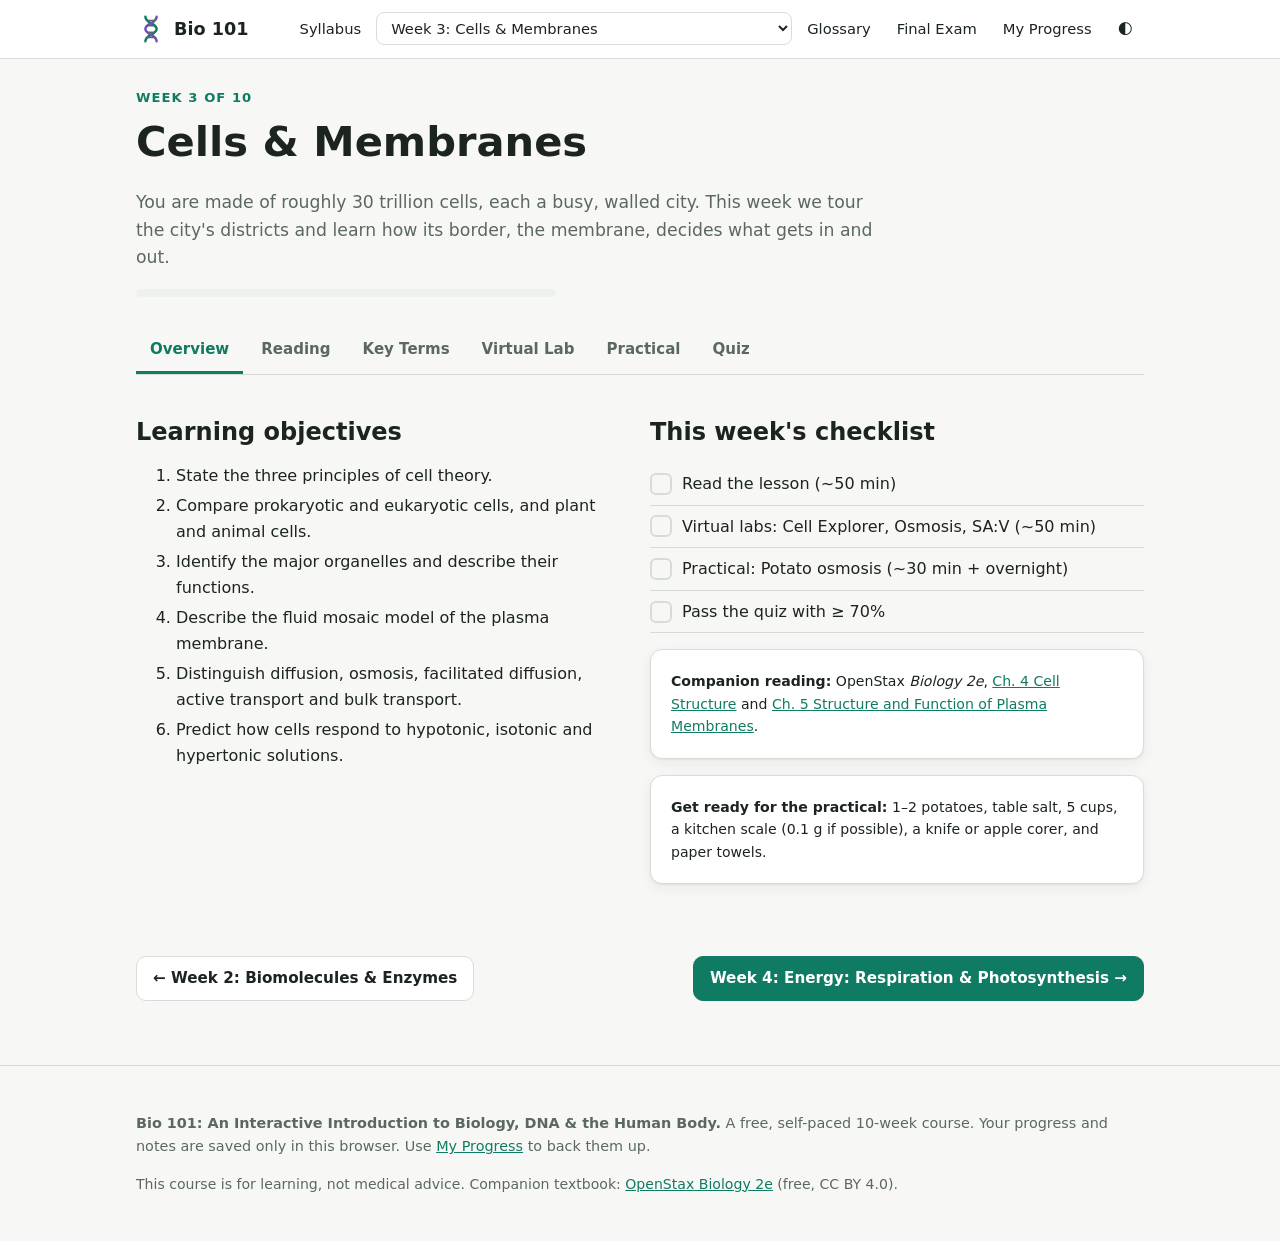
<file: weeks/week-03.html>
<!doctype html>
<html lang="en">
<head>
<meta charset="utf-8">
<meta name="viewport" content="width=device-width, initial-scale=1">
<title>Week 3 · Cells & Membranes | Bio 101</title>
<meta name="description" content="Bio 101 Week 3: cell theory, prokaryotes and eukaryotes, organelles, membranes and transport.">
<link rel="stylesheet" href="../assets/css/style.css">
<script defer src="../assets/js/data/terms.js"></script>
<script defer src="../assets/js/data/quizzes.js"></script>
<script defer src="../assets/js/course.js"></script>
<script defer src="../assets/js/labs/week03.js"></script>
</head>
<body data-root=".." data-week="3">
<header id="site-header"></header>
<main class="wrap">
  <div class="week-hero">
    <div class="eyebrow">Week 3 of 10</div>
    <h1>Cells & Membranes</h1>
    <p>You are made of roughly 30 trillion cells, each a busy, walled city. This week we tour the city's districts and learn how its border, the membrane, decides what gets in and out.</p>
    <div class="progress" style="max-width:420px"><span id="week-progress" style="width:0"></span></div>
  </div>

  <section data-tab="overview" data-label="Overview">
    <div class="two-col">
      <div>
        <h2>Learning objectives</h2>
        <ol class="objectives">
          <li>State the three principles of cell theory.</li>
          <li>Compare prokaryotic and eukaryotic cells, and plant and animal cells.</li>
          <li>Identify the major organelles and describe their functions.</li>
          <li>Describe the fluid mosaic model of the plasma membrane.</li>
          <li>Distinguish diffusion, osmosis, facilitated diffusion, active transport and bulk transport.</li>
          <li>Predict how cells respond to hypotonic, isotonic and hypertonic solutions.</li>
        </ol>
      </div>
      <div>
        <h2>This week's checklist</h2>
        <ul class="checklist">
          <li data-item="reading">Read the lesson (~50 min)</li>
          <li data-item="lab">Virtual labs: Cell Explorer, Osmosis, SA:V (~50 min)</li>
          <li data-item="practical">Practical: Potato osmosis (~30 min + overnight)</li>
          <li data-item="quiz">Pass the quiz with ≥ 70%</li>
        </ul>
        <div class="card small"><strong>Companion reading:</strong> OpenStax <em>Biology 2e</em>,
          <a href="https://openstax.org/books/biology-2e/pages/4-introduction" target="_blank" rel="noopener">Ch. 4 Cell Structure</a> and
          <a href="https://openstax.org/books/biology-2e/pages/5-introduction" target="_blank" rel="noopener">Ch. 5 Structure and Function of Plasma Membranes</a>.</div>
        <div class="card small"><strong>Get ready for the practical:</strong> 1–2 potatoes, table salt, 5 cups, a kitchen scale (0.1 g if possible), a knife or apple corer, and paper towels.</div>
      </div>
    </div>
  </section>

  <section data-tab="reading" data-label="Reading">
    <article class="reading">
      <h2>1. The cell theory</h2>
      <p>In 1665 Robert Hooke peered at cork through a crude microscope and saw tiny boxes he called "cells." Shortly after, Antonie van Leeuwenhoek saw living "animalcules" (bacteria and protists) swimming in pond water and dental plaque. By the mid-1800s, Schleiden, Schwann and Virchow had pulled the evidence together into <strong>cell theory</strong>:</p>
      <ol>
        <li>All living things are made of one or more cells.</li>
        <li>The cell is the basic unit of structure and function in living things.</li>
        <li>All cells come from pre-existing cells.</li>
      </ol>
      <p>The third principle (Virchow's <em>omnis cellula e cellula</em>) has a profound implication: every cell in your body descends, through an unbroken chain of divisions, from a single fertilized egg, and ultimately from the first cells on Earth ~3.5–4 billion years ago.</p>
      <p>Most cells are microscopic: a typical human cell is 10–30 micrometers (µm) across, and a bacterium 1–2 µm. Why so small? As a cell grows, its volume increases faster than its surface area. Since everything the cell needs must cross its surface, a cell that's too big can't supply its interior. You'll explore this in Lab 3C.</p>

      <h2>2. Two kinds of cells</h2>
      <div class="table-scroll"><table class="simple">
        <tr><th></th><th>Prokaryotic cells</th><th>Eukaryotic cells</th></tr>
        <tr><td>Who</td><td>Bacteria and archaea</td><td>Animals, plants, fungi, protists</td></tr>
        <tr><td>Nucleus</td><td>No. DNA sits in a region called the nucleoid</td><td>Yes. DNA is enclosed in a nuclear envelope</td></tr>
        <tr><td>Membrane-bound organelles</td><td>None</td><td>Many (mitochondria, ER, Golgi…)</td></tr>
        <tr><td>Size</td><td>~1–5 µm</td><td>~10–100 µm</td></tr>
        <tr><td>DNA</td><td>Usually one circular chromosome, plus plasmids</td><td>Multiple linear chromosomes</td></tr>
        <tr><td>Shared features</td><td colspan="2">Plasma membrane, cytoplasm, ribosomes, DNA</td></tr>
      </table></div>
      <div class="callout human"><span class="callout-title">🫀 Human connection: you are outnumbered</span>
        <p>Your body hosts roughly as many bacterial cells as human cells, about 38 trillion, mostly in your gut. Because bacteria are so small, they weigh only about 0.2 kg in total. These microbes help digest food, make vitamin K and train your immune system (Week 10).</p>
      </div>

      <h2>3. A tour of the eukaryotic cell</h2>
      <p>Think of the eukaryotic cell as a factory city. Use the <strong>Cell Explorer</strong> in the Virtual Lab alongside this section.</p>
      <h3>Information headquarters</h3>
      <ul>
        <li><strong>Nucleus:</strong> houses DNA and controls which genes are used. Its double-membrane <em>envelope</em> is perforated by nuclear pores that let mRNA out. Inside, the <strong>nucleolus</strong> builds ribosome parts.</li>
      </ul>
      <h3>The production line (the endomembrane system)</h3>
      <ul>
        <li><strong>Ribosomes:</strong> the protein builders. Free ribosomes make proteins used in the cytoplasm. Ribosomes on the ER make proteins for export or for membranes.</li>
        <li><strong>Rough ER:</strong> folds and modifies new proteins.</li>
        <li><strong>Smooth ER:</strong> makes lipids and steroid hormones, detoxifies drugs (abundant in liver cells), and stores calcium (in muscle).</li>
        <li><strong>Golgi apparatus:</strong> the shipping department. It receives vesicles from the ER, modifies proteins (e.g., adding sugar tags), sorts them and ships them out.</li>
        <li><strong>Vesicles</strong> carry cargo between compartments and to the cell surface.</li>
        <li><strong>Lysosomes:</strong> recycling centers full of digestive enzymes that break down old organelles and engulfed invaders.</li>
      </ul>
      <p>Follow a protein hormone like insulin through the system: <strong>gene (nucleus) → mRNA → ribosome on rough ER → Golgi → vesicle → released at the membrane.</strong></p>
      <h3>Power plants</h3>
      <ul>
        <li><strong>Mitochondria</strong> carry out cellular respiration, converting food energy into ATP (Week 4). They have a folded inner membrane (<em>cristae</em>) and their own DNA.</li>
        <li><strong>Chloroplasts</strong> (plants and algae) capture light energy through photosynthesis.</li>
      </ul>
      <p>Mitochondria and chloroplasts are about the size of bacteria, have their own circular DNA and bacteria-like ribosomes, and divide by splitting. The <strong>endosymbiotic theory</strong> proposes they were once free-living bacteria that were engulfed by an ancestral cell more than 1.5 billion years ago and never left.</p>
      <h3>Structure and movement</h3>
      <ul>
        <li><strong>Cytoskeleton:</strong> protein fibers that give the cell shape and act as tracks. <em>Microfilaments</em> (actin) drive muscle contraction and cell crawling, <em>microtubules</em> form the spindle during division and the core of cilia and flagella, and <em>intermediate filaments</em> provide tensile strength.</li>
        <li><strong>Cilia and flagella:</strong> cilia in your airways sweep mucus upward, and sperm swim with a flagellum.</li>
      </ul>
      <h3>Plant extras</h3>
      <p>Plant cells add a rigid <strong>cellulose cell wall</strong>, <strong>chloroplasts</strong> and a large <strong>central vacuole</strong> that presses outward to keep the plant firm. Note: plant cells <em>also</em> have mitochondria.</p>

      <details class="check"><summary>White blood cells that eat bacteria would be rich in which organelle?</summary>
        <p>Lysosomes, the organelles that digest engulfed bacteria.</p>
      </details>

      <h2>4. The plasma membrane: a selective border</h2>
      <p>Every cell is wrapped in a <strong>plasma membrane</strong> just ~7–10 nanometers thick. It's described by the <strong>fluid mosaic model</strong>: a <em>fluid</em> bilayer of phospholipids (heads facing water, tails hidden inside) with a <em>mosaic</em> of proteins floating in it. Cholesterol tucked between phospholipids keeps fluidity just right. Membrane proteins act as channels, pumps, receptors for hormones, enzymes and ID tags. Carbohydrate chains on the outer surface (the glycocalyx) act as "name badges": your ABO blood type is one of them.</p>
      <p>The membrane is <strong>selectively permeable</strong>. Small nonpolar molecules (O₂, CO₂) slip right through the oily core. Ions and larger polar molecules (glucose, Na⁺) need protein help.</p>

      <figure>
        <svg viewBox="0 0 440 170" width="440" role="img" aria-label="Phospholipid bilayer with a channel protein">
          <g fill="none" stroke="currentColor" stroke-width="1.5">
            <path d="M20 45 v35 M28 45 v35 M50 45 v35 M58 45 v35 M80 45 v35 M88 45 v35 M110 45 v35 M118 45 v35 M140 45 v35 M148 45 v35 M300 45 v35 M308 45 v35 M330 45 v35 M338 45 v35 M360 45 v35 M368 45 v35 M390 45 v35 M398 45 v35 M420 45 v35 M428 45 v35"/>
            <path d="M20 90 v35 M28 90 v35 M50 90 v35 M58 90 v35 M80 90 v35 M88 90 v35 M110 90 v35 M118 90 v35 M140 90 v35 M148 90 v35 M300 90 v35 M308 90 v35 M330 90 v35 M338 90 v35 M360 90 v35 M368 90 v35 M390 90 v35 M398 90 v35 M420 90 v35 M428 90 v35"/>
          </g>
          <g fill="#2a6fc9">
            <circle cx="24" cy="38" r="9"/><circle cx="54" cy="38" r="9"/><circle cx="84" cy="38" r="9"/><circle cx="114" cy="38" r="9"/><circle cx="144" cy="38" r="9"/><circle cx="304" cy="38" r="9"/><circle cx="334" cy="38" r="9"/><circle cx="364" cy="38" r="9"/><circle cx="394" cy="38" r="9"/><circle cx="424" cy="38" r="9"/>
            <circle cx="24" cy="132" r="9"/><circle cx="54" cy="132" r="9"/><circle cx="84" cy="132" r="9"/><circle cx="114" cy="132" r="9"/><circle cx="144" cy="132" r="9"/><circle cx="304" cy="132" r="9"/><circle cx="334" cy="132" r="9"/><circle cx="364" cy="132" r="9"/><circle cx="394" cy="132" r="9"/><circle cx="424" cy="132" r="9"/>
          </g>
          <path d="M170 25 h40 v120 h-40 z M235 25 h40 v120 h-40 z" fill="#6b4fbb" opacity=".8"/>
          <path d="M222 10 v150" stroke="#d0661c" stroke-width="3" stroke-dasharray="6 5" marker-end="url(#ar)"/>
          <defs><marker id="ar" markerWidth="8" markerHeight="8" refX="4" refY="4" orient="auto"><path d="M0 0 L8 4 L0 8 z" fill="#d0661c"/></marker></defs>
          <g font-family="system-ui" font-size="11" fill="currentColor"><text x="4" y="164">hydrophilic heads (blue), hydrophobic tails (lines)</text><text x="286" y="164">channel protein (purple)</text></g>
        </svg>
        <figcaption>Figure 3.1: The phospholipid bilayer. Ions cross only through protein channels or pumps.</figcaption>
      </figure>

      <h2>5. Moving across the membrane</h2>
      <h3>Passive transport (no energy needed)</h3>
      <ul>
        <li><strong>Diffusion:</strong> molecules spread from high to low concentration, down their <em>concentration gradient</em>. O₂ diffuses from your lungs into your blood this way.</li>
        <li><strong>Facilitated diffusion:</strong> still downhill, but through channel or carrier proteins (e.g., glucose transporters, water channels called <em>aquaporins</em>).</li>
        <li><strong>Osmosis:</strong> diffusion of <em>water</em> across a selectively permeable membrane. Water moves toward the side with more dissolved solute (and therefore relatively less free water).</li>
      </ul>
      <p>Compared with the inside of a cell, a solution can be:</p>
      <ul>
        <li><strong>Hypotonic</strong> (less solute outside): water rushes in. Animal cells swell and may burst (<em>lyse</em>). Plant cells become firm (<em>turgid</em>), which is healthy for them because the wall resists bursting.</li>
        <li><strong>Isotonic</strong> (equal): no net movement. This is why IV fluids are 0.9% saline.</li>
        <li><strong>Hypertonic</strong> (more solute outside): water leaves. Animal cells shrivel (<em>crenate</em>) and plant cells <em>plasmolyze</em>. Salt-curing meat works because bacteria shrivel in hypertonic salt.</li>
      </ul>
      <h3>Active transport (requires energy)</h3>
      <p>Moving something <em>against</em> its gradient costs energy, usually ATP. The star example is the <strong>sodium–potassium pump</strong>, which pushes 3 Na⁺ out and brings 2 K⁺ in for each ATP. It is estimated to use 20–25% of your resting energy, and much more in the brain, because every nerve impulse depends on the gradients it builds (Week 9).</p>
      <h3>Bulk transport</h3>
      <p>Large items move in membrane-wrapped packages. <strong>Endocytosis</strong> brings material in, as when white blood cells engulf bacteria (<em>phagocytosis</em>) or cells take in cholesterol-carrying LDL particles. <strong>Exocytosis</strong> releases material, as when cells secrete hormones, neurotransmitters and digestive enzymes.</p>

      <div class="callout human"><span class="callout-title">🫀 Human connection: cystic fibrosis</span>
        <p>Cystic fibrosis is caused by mutations in a single membrane channel protein, CFTR, which moves chloride ions out of cells. When it fails, less water follows by osmosis, and the mucus in the lungs and pancreas becomes thick and sticky. Newer drugs called CFTR modulators help the faulty protein fold and open, and have transformed treatment for many patients.</p>
      </div>

      <div class="callout"><span class="callout-title">Key takeaways</span>
        <ul>
          <li>All living things are made of cells, and all cells come from cells.</li>
          <li>Prokaryotes lack a nucleus and organelles. Eukaryotes have both.</li>
          <li>Proteins are made at ribosomes, processed in the ER and Golgi, and shipped in vesicles. Mitochondria make ATP.</li>
          <li>The membrane is a fluid mosaic of lipids and proteins that controls traffic.</li>
          <li>Passive transport goes down gradients for free. Active transport goes against them using ATP.</li>
        </ul>
      </div>
    </article>
    <div class="btn-row"><button data-complete="reading"></button><a class="btn" href="#flashcards">Next: Key terms →</a></div>
  </section>

  <section data-tab="flashcards" data-label="Key Terms">
    <h2>Key terms</h2>
    <div class="flashcards"></div>
  </section>

  <section data-tab="lab" data-label="Virtual Lab">
    <h2>Virtual Lab</h2>
    <div data-lab="cell"></div>
    <div data-lab="osmosis"></div>
    <div data-lab="sav"></div>
    <div class="btn-row"><button data-complete="lab"></button></div>
  </section>

  <section data-tab="practical" data-label="Practical">
    <h2>Practical: Potato Osmosis</h2>
    <p>You'll find the salt concentration that's <em>isotonic</em> to potato cells by measuring how much mass potato pieces gain or lose in different salt solutions.</p>
    <div class="callout safety"><span class="callout-title">⚠️ Safety</span>Take care with knives; have an adult help with cutting. Don't eat the samples afterward.</div>
    <div class="two-col">
      <div>
        <h3>Materials</h3>
        <ul>
          <li>1–2 potatoes, cut into 5 equal pieces (e.g., 1 × 1 × 4 cm strips, or "fries")</li>
          <li>Table salt and a measuring spoon</li>
          <li>5 cups, each with 200 mL water</li>
          <li>Kitchen scale (ideally reading to 0.1 g), paper towels, marker</li>
        </ul>
        <h3>Making solutions</h3>
        <p class="small">Dissolve salt into 200 mL water: 0 g · 2 g (~⅓ tsp) · 4 g (~⅔ tsp) · 10 g (~1¾ tsp) · 20 g (~3½ tsp). That gives roughly 0%, 1%, 2%, 5% and 10% salt.</p>
      </div>
      <div>
        <h3>Procedure</h3>
        <ol>
          <li>Pat each potato piece dry, weigh it and record its <strong>initial mass</strong>.</li>
          <li>Place one piece in each solution. Note how firm or floppy it feels.</li>
          <li>Leave for at least 2 hours (overnight is better).</li>
          <li>Remove, blot gently and the same way each time, and record the <strong>final mass</strong>. Note the texture.</li>
          <li>Calculate: <code>% change = (final − initial) ÷ initial × 100</code>.</li>
          <li>The chart below plots your data automatically. Where does the line cross 0% change?</li>
        </ol>
      </div>
    </div>
    <h3>Data table</h3>
    <p class="small muted">The first column is the salt % (used as the x-axis). Enter numbers only in the % change column for the chart.</p>
    <table class="datatable" data-id="w3p" data-cols='["Salt %","Initial mass (g)","Final mass (g)","% change","Texture (firm/floppy)"]' data-rows='["0","1","2","5","10"]' data-chart='{"x":0,"y":[3],"xLabel":"Salt concentration (%)","yLabel":"% change in mass"}'></table>
    <h3>Analysis</h3>
    <div class="field"><label for="w3pa1">1. Which solutions were hypotonic and which hypertonic to the potato cells? How do you know?</label><textarea id="w3pa1" data-note="w3p-a1"></textarea></div>
    <div class="field"><label for="w3pa2">2. Estimate the salt concentration that is isotonic to potato cells (where the line crosses 0%).</label><textarea id="w3pa2" data-note="w3p-a2"></textarea></div>
    <div class="field"><label for="w3pa3">3. Why do we use % change rather than just the change in grams?</label><textarea id="w3pa3" data-note="w3p-a3"></textarea></div>
    <div class="field"><label for="w3pa4">4. Explain the texture changes using the words turgid and plasmolyzed.</label><textarea id="w3pa4" data-note="w3p-a4"></textarea></div>
    <div class="callout"><span class="callout-title">Extension: the naked egg</span>Soak a raw egg in vinegar for 1–2 days until the shell dissolves (acid + calcium carbonate → CO₂ bubbles!). Then move it to corn syrup overnight and then to water overnight, measuring its circumference each time. The egg's membrane is a giant model of a cell membrane.</div>
    <div class="btn-row"><button data-complete="practical"></button></div>
  </section>

  <section data-tab="quiz" data-label="Quiz">
    <h2>Week 3 Quiz</h2>
    <div class="quiz" data-quiz="3"></div>
  </section>

  <div id="week-nav"></div>
</main>
<footer id="site-footer"></footer>
</body>
</html>
</file>
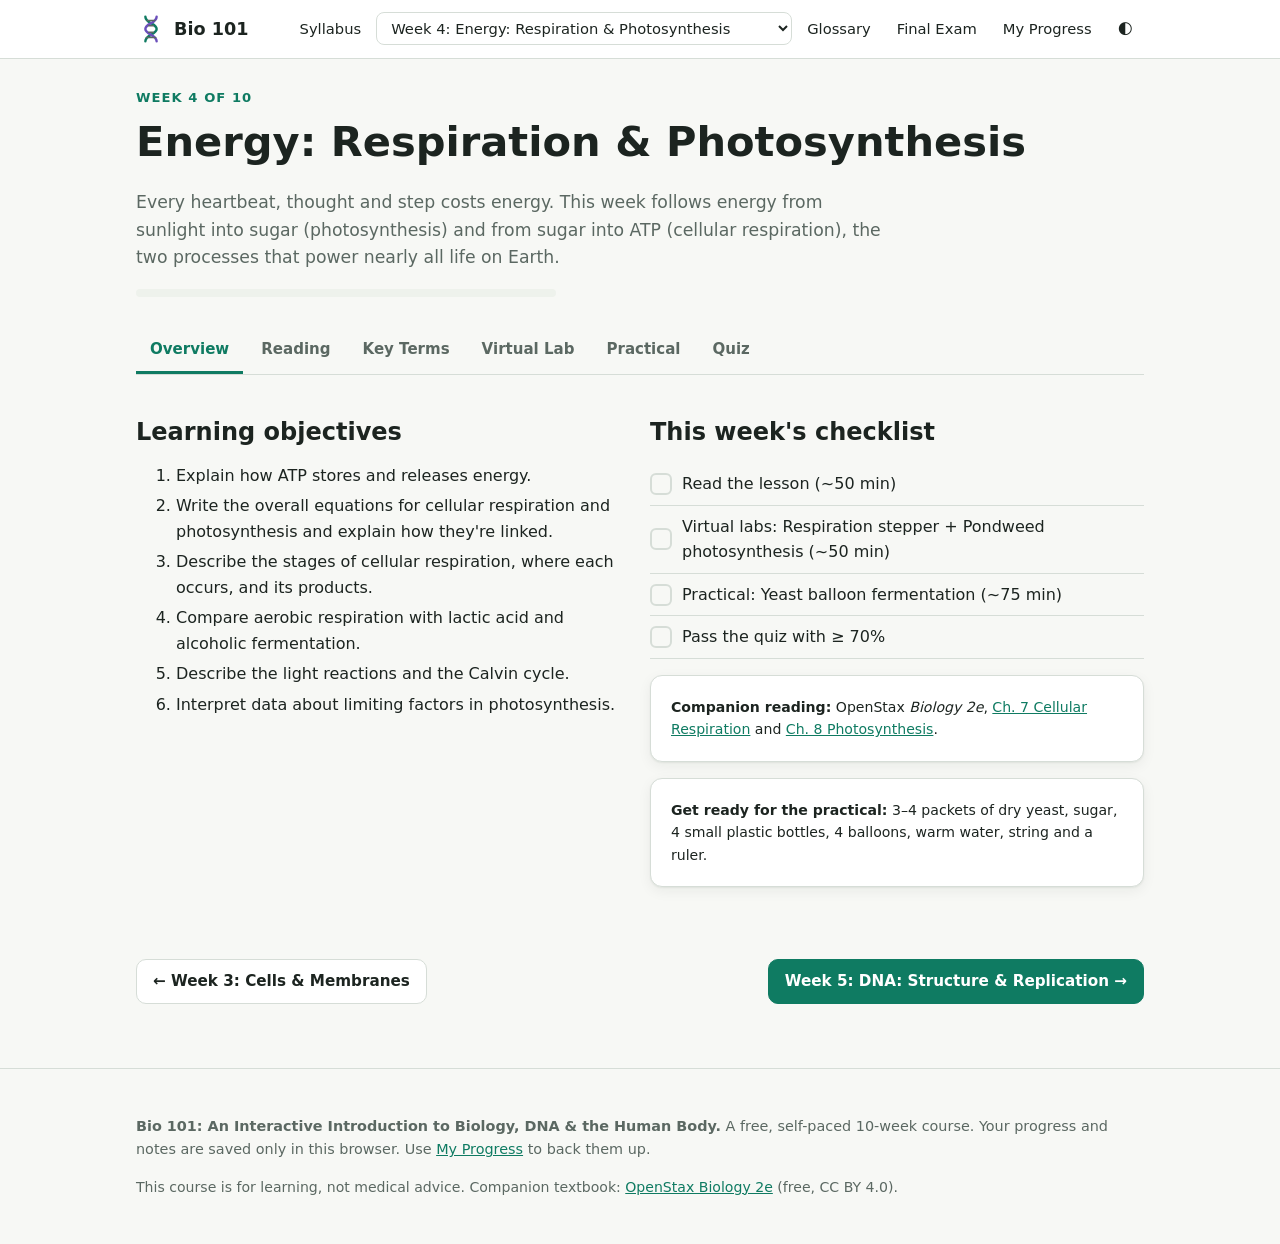
<file: weeks/week-04.html>
<!doctype html>
<html lang="en">
<head>
<meta charset="utf-8">
<meta name="viewport" content="width=device-width, initial-scale=1">
<title>Week 4 · Energy: Respiration & Photosynthesis | Bio 101</title>
<meta name="description" content="Bio 101 Week 4: ATP, cellular respiration, fermentation and photosynthesis.">
<link rel="stylesheet" href="../assets/css/style.css">
<script defer src="../assets/js/data/terms.js"></script>
<script defer src="../assets/js/data/quizzes.js"></script>
<script defer src="../assets/js/course.js"></script>
<script defer src="../assets/js/labs/week04.js"></script>
</head>
<body data-root=".." data-week="4">
<header id="site-header"></header>
<main class="wrap">
  <div class="week-hero">
    <div class="eyebrow">Week 4 of 10</div>
    <h1>Energy: Respiration & Photosynthesis</h1>
    <p>Every heartbeat, thought and step costs energy. This week follows energy from sunlight into sugar (photosynthesis) and from sugar into ATP (cellular respiration), the two processes that power nearly all life on Earth.</p>
    <div class="progress" style="max-width:420px"><span id="week-progress" style="width:0"></span></div>
  </div>

  <section data-tab="overview" data-label="Overview">
    <div class="two-col">
      <div>
        <h2>Learning objectives</h2>
        <ol class="objectives">
          <li>Explain how ATP stores and releases energy.</li>
          <li>Write the overall equations for cellular respiration and photosynthesis and explain how they're linked.</li>
          <li>Describe the stages of cellular respiration, where each occurs, and its products.</li>
          <li>Compare aerobic respiration with lactic acid and alcoholic fermentation.</li>
          <li>Describe the light reactions and the Calvin cycle.</li>
          <li>Interpret data about limiting factors in photosynthesis.</li>
        </ol>
      </div>
      <div>
        <h2>This week's checklist</h2>
        <ul class="checklist">
          <li data-item="reading">Read the lesson (~50 min)</li>
          <li data-item="lab">Virtual labs: Respiration stepper + Pondweed photosynthesis (~50 min)</li>
          <li data-item="practical">Practical: Yeast balloon fermentation (~75 min)</li>
          <li data-item="quiz">Pass the quiz with ≥ 70%</li>
        </ul>
        <div class="card small"><strong>Companion reading:</strong> OpenStax <em>Biology 2e</em>,
          <a href="https://openstax.org/books/biology-2e/pages/7-introduction" target="_blank" rel="noopener">Ch. 7 Cellular Respiration</a> and
          <a href="https://openstax.org/books/biology-2e/pages/8-introduction" target="_blank" rel="noopener">Ch. 8 Photosynthesis</a>.</div>
        <div class="card small"><strong>Get ready for the practical:</strong> 3–4 packets of dry yeast, sugar, 4 small plastic bottles, 4 balloons, warm water, string and a ruler.</div>
      </div>
    </div>
  </section>

  <section data-tab="reading" data-label="Reading">
    <article class="reading">
      <h2>1. Energy and ATP</h2>
      <p><strong>Metabolism</strong> is the sum of all chemical reactions in a living thing. <em>Catabolic</em> reactions break molecules down and release energy, as when you digest food. <em>Anabolic</em> reactions build molecules and consume energy, as when you build muscle protein. The two are coupled by a single molecule: <strong>ATP</strong>, adenosine triphosphate.</p>
      <p>ATP is a nucleotide with a chain of three phosphate groups. The negatively charged phosphates repel each other, like a compressed spring. Snipping off the last phosphate (ATP → ADP + Pi) releases energy the cell uses to contract muscles, pump ions and build molecules. Food energy then recharges ADP back into ATP. Each cell recycles its ATP thousands of times a day. Your body turns over roughly its own body weight in ATP daily, while holding only about 250 g at any moment.</p>
      <p>Energy in food is stored in the arrangement of electrons in chemical bonds. Cells harvest it through <strong>redox reactions</strong>, which move electrons from one molecule to another. <em>Oxidation</em> is the loss of electrons and <em>reduction</em> is the gain ("OIL RIG"). Electron carriers, <strong>NAD⁺</strong> (which becomes NADH) and <strong>FAD</strong> (which becomes FADH₂), act like rechargeable batteries that carry high-energy electrons from food to where they're cashed in for ATP.</p>

      <h2>2. Cellular respiration: the big picture</h2>
      <p style="text-align:center;font-size:1.1em"><strong>C₆H₁₂O₆ + 6 O₂ → 6 CO₂ + 6 H₂O + ~32 ATP</strong></p>
      <p>This equation looks like burning, and chemically it is: the same overall reaction as setting sugar on fire. But cells release the energy in many small, controlled steps instead of one blast, capturing much of it as ATP and losing the rest as body heat. That heat is what keeps you at 37 °C.</p>
      <div class="table-scroll"><table class="simple">
        <tr><th>Stage</th><th>Location</th><th>Input</th><th>Output (per glucose)</th><th>Needs O₂?</th></tr>
        <tr><td>1. Glycolysis</td><td>Cytoplasm</td><td>Glucose</td><td>2 pyruvate, 2 ATP (net), 2 NADH</td><td>No</td></tr>
        <tr><td>2. Pyruvate oxidation</td><td>Mitochondrial matrix</td><td>2 pyruvate</td><td>2 acetyl-CoA, 2 CO₂, 2 NADH</td><td>Indirectly</td></tr>
        <tr><td>3. Krebs (citric acid) cycle</td><td>Mitochondrial matrix</td><td>2 acetyl-CoA</td><td>4 CO₂, 2 ATP, 6 NADH, 2 FADH₂</td><td>Indirectly</td></tr>
        <tr><td>4. Electron transport chain + chemiosmosis</td><td>Inner mitochondrial membrane</td><td>10 NADH, 2 FADH₂, 6 O₂</td><td>~28 ATP, 6 H₂O</td><td>Yes</td></tr>
      </table></div>
      <h3>Glycolysis</h3>
      <p>In the cytoplasm, a 6-carbon glucose is split into two 3-carbon <strong>pyruvate</strong> molecules. The cell invests 2 ATP and gets 4 back, for a net profit of 2 ATP plus 2 NADH. Glycolysis needs no oxygen and no organelles. It is found in almost every organism, a sign that it evolved very early in the history of life.</p>
      <h3>Pyruvate oxidation and the Krebs cycle</h3>
      <p>If oxygen is available, pyruvate enters the mitochondrion. Each pyruvate loses a carbon as CO₂ and becomes acetyl-CoA, which feeds the <strong>Krebs cycle</strong>. Each turn strips the remaining carbons off as CO₂ and loads electron carriers. <strong>This is where the CO₂ you exhale comes from:</strong> the carbon atoms of the food you ate.</p>
      <h3>The electron transport chain: the big payoff</h3>
      <p>NADH and FADH₂ deliver their electrons to a chain of proteins embedded in the inner mitochondrial membrane. As electrons pass down the chain, their energy pumps H⁺ ions across the membrane, building up a steep gradient, like water behind a dam. The H⁺ ions flow back through <strong>ATP synthase</strong>, a molecular turbine that physically spins and makes ATP. This is called <strong>chemiosmosis</strong>.</p>
      <p>At the end of the chain, the spent electrons must go somewhere. <strong>Oxygen is the final electron acceptor</strong>: it grabs the electrons plus H⁺ to form water. That is the reason you breathe. Without O₂, the chain backs up and ATP production collapses within seconds. Cyanide kills by blocking the last protein in the chain.</p>

      <details class="check"><summary>A person loses 10 kg of fat on a diet. Where, physically, did that mass go?</summary>
        <p>Mostly out through the lungs! When fat is broken down, its carbon leaves as exhaled CO₂ (about 84% of the mass), and the rest leaves as water (urine, sweat, breath). A 2014 study calculated this in detail.</p>
      </details>

      <h2>3. Life without oxygen: fermentation</h2>
      <p>Glycolysis needs a steady supply of NAD⁺ to keep going. When oxygen is scarce, the electron transport chain can't recycle NADH back into NAD⁺, so cells use <strong>fermentation</strong>: pyruvate takes the electrons from NADH, regenerating NAD⁺. Fermentation makes no extra ATP. Its only job is to keep glycolysis running for 2 ATP per glucose.</p>
      <ul>
        <li><strong>Lactic acid fermentation</strong> (your muscles during a sprint, and bacteria that make yogurt): pyruvate → lactate. The lactate is later carried to the liver and recycled.</li>
        <li><strong>Alcoholic fermentation</strong> (yeast): pyruvate → ethanol + CO₂. That CO₂ makes bread rise and beer fizz, and you'll measure it in this week's practical.</li>
      </ul>
      <div class="callout human"><span class="callout-title">🫀 Human connection: why sprinters and marathoners train differently</span>
        <p>A 100 m sprint is powered largely by stored ATP, creatine phosphate and fast glycolysis/fermentation. A marathon relies almost entirely on aerobic respiration of glucose and fat. Endurance training increases the number of mitochondria in your muscles and the capillaries that supply them with O₂. Muscle soreness a day or two after hard exercise is caused by microscopic muscle damage, not by lactic acid as was long believed.</p>
      </div>

      <h2>4. Photosynthesis: capturing sunlight</h2>
      <p style="text-align:center;font-size:1.1em"><strong>6 CO₂ + 6 H₂O + light energy → C₆H₁₂O₆ + 6 O₂</strong></p>
      <p>Photosynthesis is cellular respiration run in reverse, powered by light. It takes place in <strong>chloroplasts</strong>, which contain stacks of membrane discs (<em>thylakoids</em>) surrounded by fluid (<em>stroma</em>). The green pigment <strong>chlorophyll</strong> absorbs red and blue light strongly and reflects green, which is why plants look green.</p>
      <h3>Stage 1: the light reactions (thylakoid membranes)</h3>
      <p>Light energy excites electrons in chlorophyll. To replace them, the plant <strong>splits water</strong>, releasing O₂ as a by-product. Every breath you take depends on this step. The energized electrons flow through an electron transport chain much like the one in mitochondria, producing <strong>ATP</strong> and <strong>NADPH</strong>.</p>
      <h3>Stage 2: the Calvin cycle (stroma)</h3>
      <p>Using ATP and NADPH from the light reactions, the enzyme <strong>RuBisCO</strong> fixes CO₂ from the air onto an existing sugar. A series of reactions then produces a 3-carbon sugar (G3P) that the plant builds into glucose, sucrose, starch and cellulose. RuBisCO may be the most abundant protein on Earth.</p>
      <h3>Limiting factors</h3>
      <p>The rate of photosynthesis is controlled by whichever factor is in shortest supply: <strong>light intensity</strong>, <strong>CO₂ concentration</strong> or <strong>temperature</strong> (which affects enzymes like RuBisCO). Increasing a factor that isn't limiting does nothing. You'll prove this with the pondweed simulation.</p>

      <h2>5. The great cycle</h2>
      <figure>
        <svg viewBox="0 0 460 200" width="460" role="img" aria-label="Cycle: photosynthesis in chloroplasts makes glucose and oxygen used by respiration in mitochondria, which returns CO2 and water">
          <g font-family="system-ui" font-size="13" fill="currentColor">
            <rect x="20" y="60" width="150" height="80" rx="14" fill="#3e9b4f" opacity=".2" stroke="#3e9b4f"/>
            <text x="95" y="95" text-anchor="middle" font-weight="700">Photosynthesis</text><text x="95" y="115" text-anchor="middle">(chloroplast)</text>
            <rect x="290" y="60" width="150" height="80" rx="14" fill="#f08c3a" opacity=".2" stroke="#f08c3a"/>
            <text x="365" y="95" text-anchor="middle" font-weight="700">Cellular respiration</text><text x="365" y="115" text-anchor="middle">(mitochondria)</text>
            <path d="M175 75 C 220 30, 250 30, 285 75" fill="none" stroke="currentColor" stroke-width="2" marker-end="url(#a4)"/>
            <text x="230" y="35" text-anchor="middle">glucose + O₂</text>
            <path d="M285 128 C 250 172, 220 172, 175 128" fill="none" stroke="currentColor" stroke-width="2" marker-end="url(#a4)"/>
            <text x="230" y="185" text-anchor="middle">CO₂ + H₂O</text>
            <text x="95" y="40" text-anchor="middle">☀️ light in</text><text x="365" y="160" text-anchor="middle">ATP + heat out</text>
            <defs><marker id="a4" markerWidth="8" markerHeight="8" refX="6" refY="4" orient="auto"><path d="M0 0L8 4L0 8z" fill="currentColor"/></marker></defs>
          </g>
        </svg>
        <figcaption>Figure 4.1: The products of each process are the reactants of the other. Energy flows in as light and out as heat, while matter cycles.</figcaption>
      </figure>
      <p>Note that <strong>plants do both</strong>: they photosynthesize in chloroplasts <em>and</em> respire in mitochondria, day and night. During the day, photosynthesis outpaces respiration, so plants release net O₂.</p>

      <div class="callout"><span class="callout-title">Key takeaways</span>
        <ul>
          <li>ATP is the cell's energy currency, and NADH and FADH₂ carry electrons.</li>
          <li>Respiration: glycolysis (cytoplasm) → pyruvate oxidation and Krebs (matrix) → electron transport chain (inner membrane). About 32 ATP per glucose, and O₂ is the final electron acceptor.</li>
          <li>Fermentation regenerates NAD⁺ without O₂ and yields only 2 ATP.</li>
          <li>Photosynthesis: the light reactions split water and make ATP and NADPH, then the Calvin cycle fixes CO₂ into sugar.</li>
          <li>The rate is set by the limiting factor.</li>
        </ul>
      </div>
    </article>
    <div class="btn-row"><button data-complete="reading"></button><a class="btn" href="#flashcards">Next: Key terms →</a></div>
  </section>

  <section data-tab="flashcards" data-label="Key Terms">
    <h2>Key terms</h2>
    <div class="flashcards"></div>
  </section>

  <section data-tab="lab" data-label="Virtual Lab">
    <h2>Virtual Lab</h2>
    <div data-lab="respiration"></div>
    <div data-lab="photosynthesis"></div>
    <div class="btn-row"><button data-complete="lab"></button></div>
  </section>

  <section data-tab="practical" data-label="Practical">
    <h2>Practical: Yeast Balloon Fermentation</h2>
    <p>Yeast are single-celled fungi. Given sugar in a sealed bottle, they quickly use up the oxygen and switch to <strong>alcoholic fermentation</strong>, releasing CO₂ that inflates a balloon. You'll test how the amount of sugar (the substrate) affects the rate.</p>
    <div class="callout safety"><span class="callout-title">⚠️ Safety</span>Use warm (not hot) tap water. Don't drink the mixtures. Balloons are a choking hazard for small children; latex can cause allergies.</div>
    <div class="two-col">
      <div>
        <h3>Materials</h3>
        <ul>
          <li>4 identical small plastic bottles (~500 mL)</li>
          <li>4 balloons (stretch them a few times first)</li>
          <li>4 packets (or 4 × 2¼ tsp) of active dry yeast</li>
          <li>Sugar, warm water (~40 °C, comfortable to touch)</li>
          <li>String and ruler (or a flexible tape measure), timer, funnel</li>
        </ul>
        <h3>Hypothesis</h3>
        <textarea data-note="w4p-hyp" aria-label="Hypothesis"></textarea>
      </div>
      <div>
        <h3>Procedure</h3>
        <ol>
          <li>Label bottles A–D. Add 1 cup (240 mL) warm water to each.</li>
          <li>Add sugar: A = 0 tsp (control), B = 1 tsp, C = 2 tsp, D = 4 tsp. Swirl to dissolve.</li>
          <li>Add 1 packet of yeast to each, swirl, and immediately stretch a balloon over each mouth.</li>
          <li>Every 10 minutes for 60 minutes, measure each balloon's circumference at its widest point with string, then measure the string.</li>
          <li>Record your measurements. The chart plots them automatically.</li>
          <li><em>Extension:</em> test temperature instead (cold vs. warm vs. hot water) with the same amount of sugar.</li>
        </ol>
      </div>
    </div>
    <h3>Data table: balloon circumference (cm)</h3>
    <table class="datatable" data-id="w4p" data-cols='["Time (min)","A: 0 tsp","B: 1 tsp","C: 2 tsp","D: 4 tsp"]' data-rows='["0","10","20","30","40","50","60"]' data-chart='{"x":0,"y":[1,2,3,4],"xLabel":"Time (minutes)","yLabel":"Circumference (cm)"}'></table>
    <h3>Analysis</h3>
    <div class="field"><label for="w4pa1">1. Which balloon inflated fastest? Was the effect of sugar proportional (twice the sugar, twice the gas)?</label><textarea id="w4pa1" data-note="w4p-a1"></textarea></div>
    <div class="field"><label for="w4pa2">2. Write the word equation for alcoholic fermentation. Which product inflated the balloon?</label><textarea id="w4pa2" data-note="w4p-a2"></textarea></div>
    <div class="field"><label for="w4pa3">3. What was the purpose of bottle A? Did it inflate at all? Why might it inflate slightly?</label><textarea id="w4pa3" data-note="w4p-a3"></textarea></div>
    <div class="field"><label for="w4pa4">4. Connect this to Week 2: how is sugar concentration like substrate concentration in the enzyme simulator?</label><textarea id="w4pa4" data-note="w4p-a4"></textarea></div>
    <div class="btn-row"><button data-complete="practical"></button></div>
  </section>

  <section data-tab="quiz" data-label="Quiz">
    <h2>Week 4 Quiz</h2>
    <div class="quiz" data-quiz="4"></div>
  </section>

  <div id="week-nav"></div>
</main>
<footer id="site-footer"></footer>
</body>
</html>
</file>
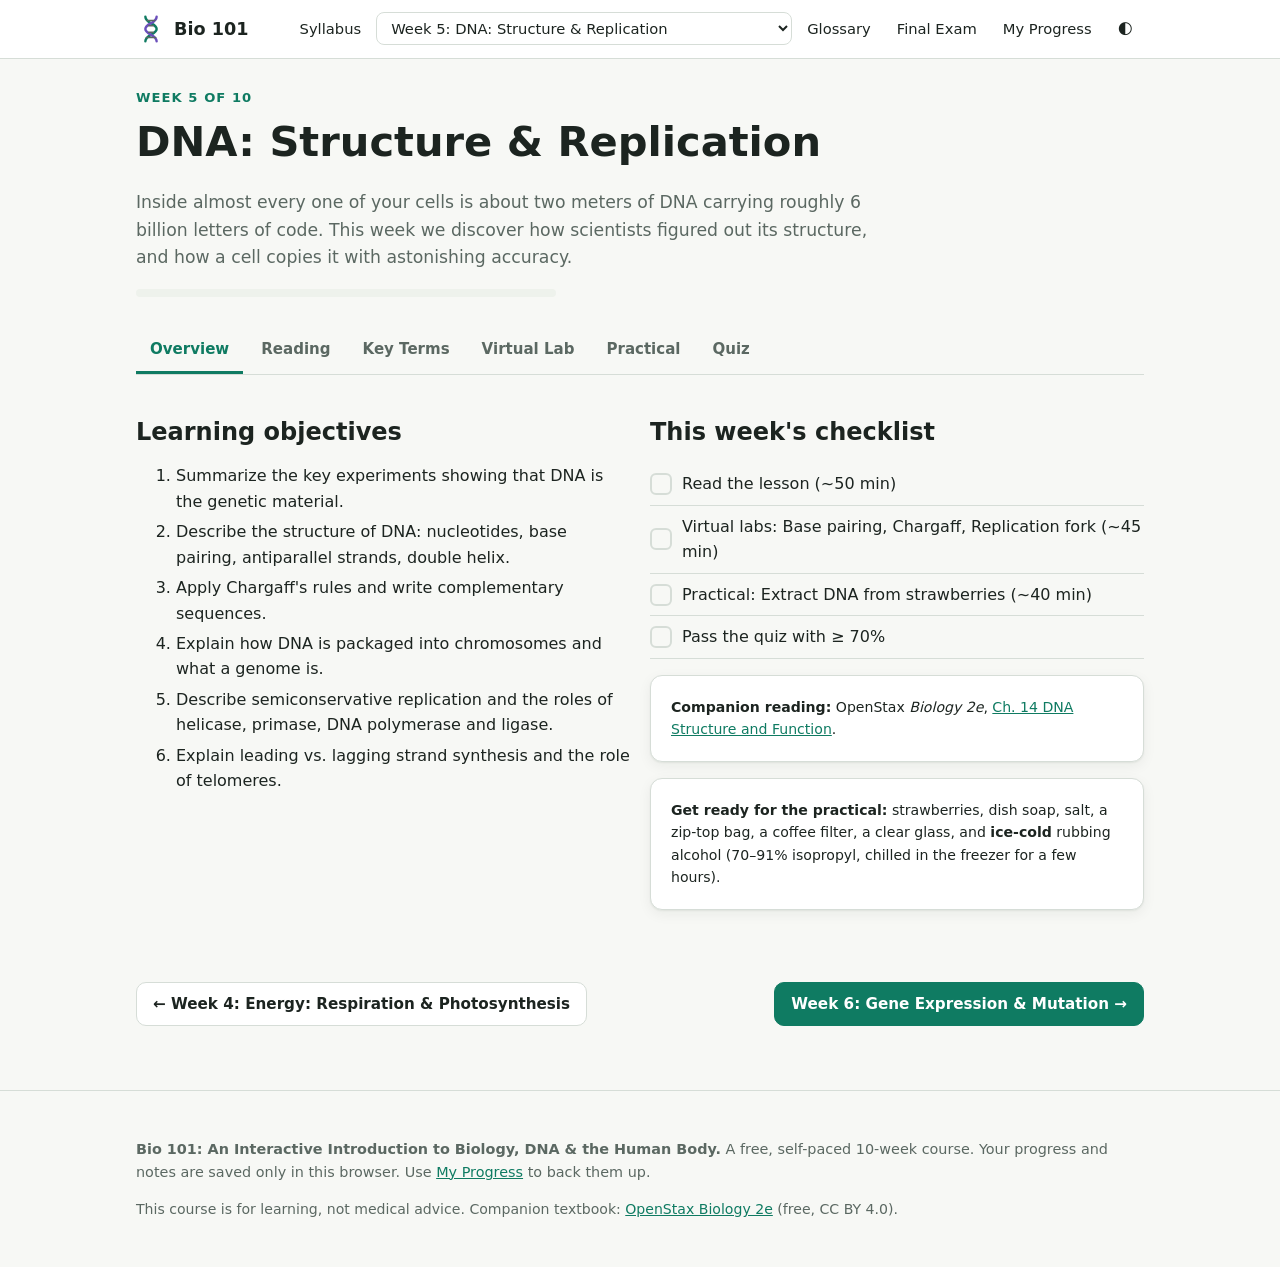
<file: weeks/week-05.html>
<!doctype html>
<html lang="en">
<head>
<meta charset="utf-8">
<meta name="viewport" content="width=device-width, initial-scale=1">
<title>Week 5 · DNA: Structure & Replication | Bio 101</title>
<meta name="description" content="Bio 101 Week 5: the discovery and structure of DNA, chromosomes, the genome and DNA replication.">
<link rel="stylesheet" href="../assets/css/style.css">
<script defer src="../assets/js/data/terms.js"></script>
<script defer src="../assets/js/data/quizzes.js"></script>
<script defer src="../assets/js/course.js"></script>
<script defer src="../assets/js/labs/week05.js"></script>
</head>
<body data-root=".." data-week="5">
<header id="site-header"></header>
<main class="wrap">
  <div class="week-hero">
    <div class="eyebrow">Week 5 of 10</div>
    <h1>DNA: Structure & Replication</h1>
    <p>Inside almost every one of your cells is about two meters of DNA carrying roughly 6 billion letters of code. This week we discover how scientists figured out its structure, and how a cell copies it with astonishing accuracy.</p>
    <div class="progress" style="max-width:420px"><span id="week-progress" style="width:0"></span></div>
  </div>

  <section data-tab="overview" data-label="Overview">
    <div class="two-col">
      <div>
        <h2>Learning objectives</h2>
        <ol class="objectives">
          <li>Summarize the key experiments showing that DNA is the genetic material.</li>
          <li>Describe the structure of DNA: nucleotides, base pairing, antiparallel strands, double helix.</li>
          <li>Apply Chargaff's rules and write complementary sequences.</li>
          <li>Explain how DNA is packaged into chromosomes and what a genome is.</li>
          <li>Describe semiconservative replication and the roles of helicase, primase, DNA polymerase and ligase.</li>
          <li>Explain leading vs. lagging strand synthesis and the role of telomeres.</li>
        </ol>
      </div>
      <div>
        <h2>This week's checklist</h2>
        <ul class="checklist">
          <li data-item="reading">Read the lesson (~50 min)</li>
          <li data-item="lab">Virtual labs: Base pairing, Chargaff, Replication fork (~45 min)</li>
          <li data-item="practical">Practical: Extract DNA from strawberries (~40 min)</li>
          <li data-item="quiz">Pass the quiz with ≥ 70%</li>
        </ul>
        <div class="card small"><strong>Companion reading:</strong> OpenStax <em>Biology 2e</em>,
          <a href="https://openstax.org/books/biology-2e/pages/14-introduction" target="_blank" rel="noopener">Ch. 14 DNA Structure and Function</a>.</div>
        <div class="card small"><strong>Get ready for the practical:</strong> strawberries, dish soap, salt, a zip-top bag, a coffee filter, a clear glass, and <strong>ice-cold</strong> rubbing alcohol (70–91% isopropyl, chilled in the freezer for a few hours).</div>
      </div>
    </div>
  </section>

  <section data-tab="reading" data-label="Reading">
    <article class="reading">
      <h2>1. The hunt for the genetic material</h2>
      <p>By the 1940s, scientists knew genes were on chromosomes, which are made of protein and DNA. Most bet on protein: with 20 amino acids it seemed far more complex than DNA's mere four bases. A series of clever experiments proved them wrong.</p>
      <ul>
        <li><strong>Griffith (1928)</strong> found that a harmless strain of pneumonia bacteria could be <em>transformed</em> into a deadly one by mixing it with heat-killed deadly bacteria. Some "transforming principle" was passing between them.</li>
        <li><strong>Avery, MacLeod and McCarty (1944)</strong> destroyed each type of molecule in turn. Destroying proteins or RNA didn't stop transformation, but destroying DNA did. DNA was the transforming principle.</li>
        <li><strong>Hershey and Chase (1952)</strong> labeled viruses that infect bacteria with radioactive tags: sulfur for protein, phosphorus for DNA. Only the DNA entered the bacteria to make new viruses. That settled it.</li>
      </ul>

      <h2>2. The double helix</h2>
      <p>In 1952, <strong>Rosalind Franklin</strong> and her student Raymond Gosling produced X-ray diffraction images of DNA, most famously <em>Photo 51</em>. Its X-shaped pattern revealed a helix with regular repeating dimensions. Combined with <strong>Chargaff's rules</strong> (in any DNA sample, %A = %T and %G = %C), <strong>James Watson and Francis Crick</strong> built their famous model in 1953. Watson, Crick and Maurice Wilkins received the Nobel Prize in 1962. Franklin had died of cancer in 1958 at age 37, and the prize is not awarded posthumously. Her essential role is now widely recognized.</p>
      <p>The structure is elegant:</p>
      <ul>
        <li>Each strand is a chain of <strong>nucleotides</strong>, each made of a deoxyribose sugar, a phosphate and one of four bases: <span class="b-A">A</span>denine, <span class="b-T">T</span>hymine, <span class="b-G">G</span>uanine, <span class="b-C">C</span>ytosine.</li>
        <li>The sugars and phosphates form the <strong>backbone</strong> on the outside, like the rails of a ladder. The bases point inward like rungs.</li>
        <li>Bases pair by <strong>hydrogen bonds</strong>: <strong>A with T (2 bonds)</strong> and <strong>G with C (3 bonds)</strong>. A double-ring <em>purine</em> (A, G) always pairs with a single-ring <em>pyrimidine</em> (T, C), keeping the ladder a uniform 2 nm wide. This pairing explains Chargaff's rules.</li>
        <li>The two strands are <strong>antiparallel</strong>: one runs 5'→3', the other 3'→5'. (The numbers refer to carbon atoms in the sugar; the 5' end has a free phosphate and the 3' end a free –OH.)</li>
        <li>The ladder twists into a right-handed <strong>double helix</strong>, completing one turn about every 10 base pairs.</li>
      </ul>
      <figure>
        <svg viewBox="0 0 420 170" width="420" role="img" aria-label="Short DNA segment showing base pairs and hydrogen bonds">
          <g font-family="ui-monospace,monospace" font-size="15" font-weight="700" text-anchor="middle">
            <line x1="40" y1="30" x2="380" y2="30" stroke="#2a6fc9" stroke-width="6"/><line x1="40" y1="140" x2="380" y2="140" stroke="#2a6fc9" stroke-width="6"/>
            <g>
              <rect x="50" y="36" width="44" height="34" rx="6" fill="#d9534f"/><text x="72" y="59" fill="#fff">A</text><rect x="50" y="100" width="44" height="34" rx="6" fill="#e0a800"/><text x="72" y="123" fill="#fff">T</text>
              <rect x="118" y="36" width="44" height="34" rx="6" fill="#2e8b57"/><text x="140" y="59" fill="#fff">G</text><rect x="118" y="100" width="44" height="34" rx="6" fill="#3a6fd8"/><text x="140" y="123" fill="#fff">C</text>
              <rect x="186" y="36" width="44" height="34" rx="6" fill="#3a6fd8"/><text x="208" y="59" fill="#fff">C</text><rect x="186" y="100" width="44" height="34" rx="6" fill="#2e8b57"/><text x="208" y="123" fill="#fff">G</text>
              <rect x="254" y="36" width="44" height="34" rx="6" fill="#e0a800"/><text x="276" y="59" fill="#fff">T</text><rect x="254" y="100" width="44" height="34" rx="6" fill="#d9534f"/><text x="276" y="123" fill="#fff">A</text>
              <rect x="322" y="36" width="44" height="34" rx="6" fill="#d9534f"/><text x="344" y="59" fill="#fff">A</text><rect x="322" y="100" width="44" height="34" rx="6" fill="#e0a800"/><text x="344" y="123" fill="#fff">T</text>
            </g>
            <g stroke="currentColor" stroke-dasharray="3 3" stroke-width="1.5">
              <path d="M68 72v26M76 72v26"/><path d="M134 72v26M140 72v26M146 72v26"/><path d="M202 72v26M208 72v26M214 72v26"/><path d="M272 72v26M280 72v26"/><path d="M340 72v26M348 72v26"/>
            </g>
            <g font-family="system-ui" font-size="12" font-weight="400" fill="currentColor"><text x="22" y="34">5'</text><text x="398" y="34">3'</text><text x="22" y="144">3'</text><text x="398" y="144">5'</text><text x="210" y="163">sugar–phosphate backbones (blue); dashed lines = hydrogen bonds</text></g>
          </g>
        </svg>
        <figcaption>Figure 5.1: Complementary, antiparallel strands. A–T pairs share 2 hydrogen bonds and G–C pairs share 3.</figcaption>
      </figure>
      <p>The most important consequence of base pairing: <strong>each strand contains all the information needed to rebuild the other.</strong> If one strand reads 5'-ATGCCA-3', its partner must read 3'-TACGGT-5'. As Watson and Crick wrote with famous understatement, this "immediately suggests a possible copying mechanism."</p>

      <details class="check"><summary>A DNA sample is 22% cytosine. What are the percentages of the other bases?</summary>
        <p>G = C = 22%, so G + C = 44%. The remaining 56% splits equally: A = T = 28%.</p>
      </details>

      <h2>3. Chromosomes, genes and genomes</h2>
      <p>If you stretched out the DNA from one human cell it would be about 2 meters long, yet it fits in a nucleus about 6 µm wide. That's like packing 40 km of thread into a tennis ball. The trick is packaging:</p>
      <ol>
        <li>DNA wraps around spools of proteins called <strong>histones</strong>, forming <strong>nucleosomes</strong> ("beads on a string").</li>
        <li>Nucleosomes coil into thicker fibers, which loop and fold.</li>
        <li>Before cell division, chromosomes condense further into the familiar X-shaped structures (two copied <em>sister chromatids</em> joined at a <em>centromere</em>).</li>
      </ol>
      <p>Humans have <strong>46 chromosomes</strong> in 23 pairs: 22 pairs of <em>autosomes</em> plus the sex chromosomes (XX or XY). One set of 23 comes from each parent. Your complete set of DNA is your <strong>genome</strong>, about 3.1 billion base pairs per set. A <strong>gene</strong> is a stretch of DNA that codes for a functional product, usually a protein. Humans have only about 20,000 protein-coding genes, making up less than 2% of the genome. Much of the rest regulates genes, provides structure, or is made of ancient viral and repetitive sequences whose functions are still being studied.</p>
      <div class="callout human"><span class="callout-title">🧬 Human connection: the Human Genome Project</span>
        <p>Launched in 1990 and declared essentially complete in 2003, the Human Genome Project cost about $3 billion to read one human genome. In 2022 the Telomere-to-Telomere consortium filled in the last gaps. Today a whole genome can be sequenced for a few hundred dollars in about a day, which is transforming medicine, ancestry research and forensics (Week 8).</p>
      </div>

      <h2>4. DNA replication</h2>
      <p>Before a cell divides, it must copy all of its DNA, and do so accurately. Replication is <strong>semiconservative</strong>: the two strands separate, each serves as a template, and each new double helix contains one original strand and one new strand. Matthew Meselson and Franklin Stahl confirmed this in 1958 by growing bacteria in "heavy" nitrogen and tracking the DNA's density over generations.</p>
      <h3>The replication crew</h3>
      <div class="table-scroll"><table class="simple">
        <tr><th>Enzyme</th><th>Job</th></tr>
        <tr><td>Helicase</td><td>Unwinds and unzips the double helix, creating a replication fork</td></tr>
        <tr><td>Topoisomerase</td><td>Relieves the tension from twisting ahead of the fork</td></tr>
        <tr><td>Primase</td><td>Lays down a short RNA primer, because polymerase can't start a new strand from nothing</td></tr>
        <tr><td>DNA polymerase</td><td>Adds complementary nucleotides to the 3' end of the growing strand, and proofreads</td></tr>
        <tr><td>DNA ligase</td><td>Seals the gaps between DNA fragments</td></tr>
      </table></div>
      <h3>Leading and lagging strands</h3>
      <p>DNA polymerase has one strict rule: it can only build in the <strong>5'→3' direction</strong>. Because the two template strands are antiparallel, this creates a problem at the fork:</p>
      <ul>
        <li>The <strong>leading strand</strong> is built continuously, chasing the fork as it opens.</li>
        <li>The <strong>lagging strand</strong> must be built away from the fork, in short pieces called <strong>Okazaki fragments</strong>, each started by its own primer. Ligase then stitches them together.</li>
      </ul>
      <p>Replication starts at thousands of <em>origins</em> along each human chromosome at once, so the whole genome can be copied in a few hours. Proofreading and repair systems bring the error rate down to about <strong>one mistake per billion bases</strong>, a handful of new changes each time a cell divides. Those rare errors are mutations, the raw material of both disease and evolution (Weeks 6 and 8).</p>
      <h3>Telomeres: the end-replication problem</h3>
      <p>At the very tip of a linear chromosome, the lagging strand can't be completed, so chromosomes lose a little DNA with each division. Protective caps called <strong>telomeres</strong> (thousands of repeats of TTAGGG) act as buffers. In most body cells they shorten over a lifetime, and very short telomeres trigger cells to stop dividing, a factor in aging. Stem cells, and about 90% of cancers, use the enzyme <strong>telomerase</strong> to rebuild telomeres and keep dividing.</p>

      <div class="callout"><span class="callout-title">Key takeaways</span>
        <ul>
          <li>Griffith, Avery and Hershey–Chase showed that DNA is the genetic material. Franklin's data and Watson & Crick's model revealed its structure.</li>
          <li>DNA is a double helix of antiparallel strands with A–T and G–C base pairs.</li>
          <li>Humans have 46 chromosomes and a genome of ~3.1 billion base pairs with ~20,000 genes.</li>
          <li>Replication is semiconservative: helicase unzips, primase primes, polymerase builds 5'→3' and ligase seals.</li>
          <li>The leading strand is built continuously and the lagging strand in Okazaki fragments. Telomeres protect chromosome ends.</li>
        </ul>
      </div>
    </article>
    <div class="btn-row"><button data-complete="reading"></button><a class="btn" href="#flashcards">Next: Key terms →</a></div>
  </section>

  <section data-tab="flashcards" data-label="Key Terms">
    <h2>Key terms</h2>
    <div class="flashcards"></div>
  </section>

  <section data-tab="lab" data-label="Virtual Lab">
    <h2>Virtual Lab</h2>
    <div data-lab="basepair"></div>
    <div data-lab="chargaff"></div>
    <div data-lab="replication"></div>
    <div class="btn-row"><button data-complete="lab"></button></div>
  </section>

  <section data-tab="practical" data-label="Practical">
    <h2>Practical: Extract DNA from Strawberries</h2>
    <p>Strawberries are perfect for DNA extraction: they're soft, and they're <em>octoploid</em>, with 8 copies of each chromosome, so they're loaded with DNA. You'll break open the cells, strip away the proteins, and make the DNA visible to the naked eye.</p>
    <div class="callout safety"><span class="callout-title">⚠️ Safety</span>Rubbing alcohol is flammable and toxic. Keep it away from flames and don't drink it. Work in a ventilated space and wash your hands after.</div>
    <div class="two-col">
      <div>
        <h3>Materials</h3>
        <ul>
          <li>2–3 strawberries (green tops removed)</li>
          <li>Zip-top bag</li>
          <li><strong>Extraction buffer:</strong> ½ cup water + 2 tsp dish soap + ½ tsp salt, stirred gently</li>
          <li>Coffee filter or paper towel, and a funnel or cup</li>
          <li>Tall clear glass or test tube</li>
          <li>Ice-cold rubbing alcohol (chilled in the freezer)</li>
          <li>Wooden skewer or toothpick</li>
        </ul>
      </div>
      <div>
        <h3>Procedure</h3>
        <ol>
          <li>Put the strawberries in the bag, seal it, and mash for 2 minutes. <em>(Mechanically breaks cell walls.)</em></li>
          <li>Add 3 tablespoons of extraction buffer, reseal, and mash gently for 1 more minute without making too many bubbles. <em>(Soap dissolves the membranes; salt helps the DNA clump.)</em></li>
          <li>Filter the mush through the coffee filter into the glass until you have about 2 cm of liquid.</li>
          <li>Tilt the glass and <strong>slowly</strong> pour cold alcohol down the side to form a layer about as deep as the strawberry liquid. Don't mix!</li>
          <li>Wait 1–2 minutes. White, cloudy, stringy material will appear at the boundary and float up. <strong>That's DNA</strong>, millions of strands clumped together.</li>
          <li>Twirl the skewer at the boundary to spool the DNA.</li>
        </ol>
      </div>
    </div>
    <h3>Observations</h3>
    <table class="datatable" data-id="w5p" data-cols='["Observation","Your notes"]' data-rows='["Color & texture of DNA","Amount (estimate)","Time for DNA to appear","Where it formed","Anything unexpected"]'></table>
    <h3>Analysis</h3>
    <div class="field"><label for="w5pa1">1. What was the role of each step: mashing, soap, salt, filtering and cold alcohol?</label><textarea id="w5pa1" data-note="w5p-a1"></textarea></div>
    <div class="field"><label for="w5pa2">2. You can't see the double helix in your sample. Why not? What are you actually seeing?</label><textarea id="w5pa2" data-note="w5p-a2"></textarea></div>
    <div class="field"><label for="w5pa3">3. Would this work with your own cheek cells? (Try it: swish salty water in your mouth for 30 s, then use the same buffer and alcohol.)</label><textarea id="w5pa3" data-note="w5p-a3"></textarea></div>
    <div class="field"><label for="w5pa4">4. Your sample also contains RNA and some protein. How could a real lab purify the DNA further? (Hint: enzymes from Week 2.)</label><textarea id="w5pa4" data-note="w5p-a4"></textarea></div>
    <div class="callout"><span class="callout-title">Extension: build a model</span>Build a 12-base-pair DNA model from candy (licorice backbones, colored gummies for bases, toothpicks for bonds) or paper strips. Use your complementary strand from Lab 5A. Twist it into a helix, then "unzip" it to demonstrate replication.</div>
    <div class="btn-row"><button data-complete="practical"></button></div>
  </section>

  <section data-tab="quiz" data-label="Quiz">
    <h2>Week 5 Quiz</h2>
    <div class="quiz" data-quiz="5"></div>
  </section>

  <div id="week-nav"></div>
</main>
<footer id="site-footer"></footer>
</body>
</html>
</file>
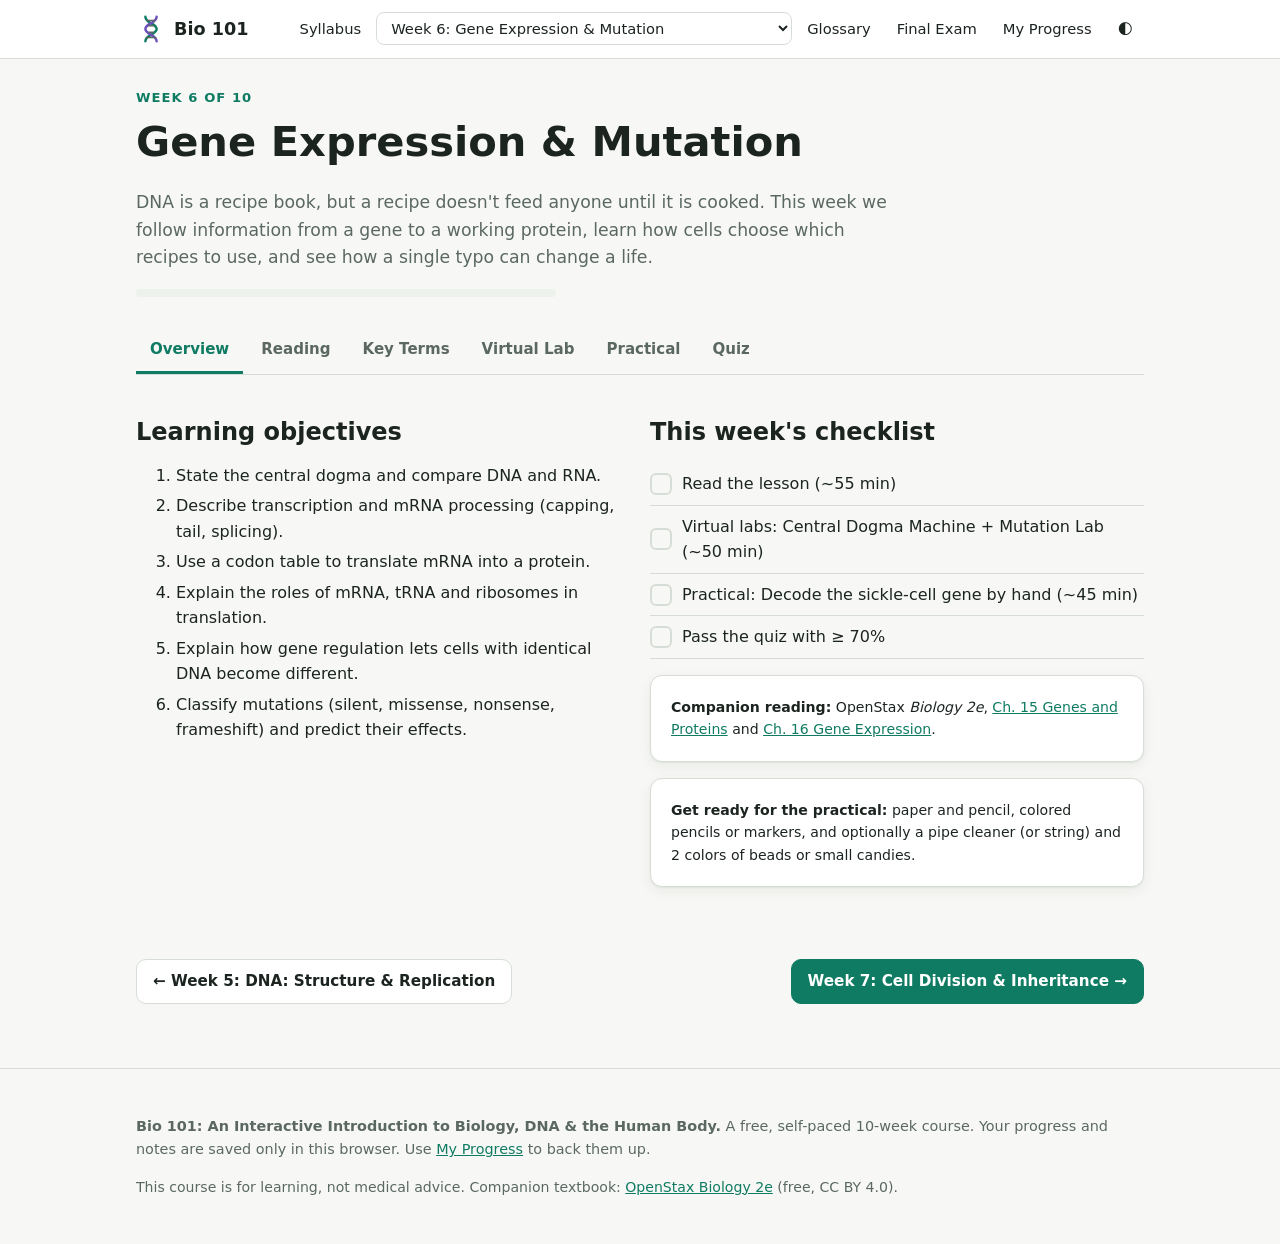
<file: weeks/week-06.html>
<!doctype html>
<html lang="en">
<head>
<meta charset="utf-8">
<meta name="viewport" content="width=device-width, initial-scale=1">
<title>Week 6 · Gene Expression & Mutation | Bio 101</title>
<meta name="description" content="Bio 101 Week 6: transcription, translation, the genetic code, gene regulation and mutations.">
<link rel="stylesheet" href="../assets/css/style.css">
<script defer src="../assets/js/data/terms.js"></script>
<script defer src="../assets/js/data/quizzes.js"></script>
<script defer src="../assets/js/course.js"></script>
<script defer src="../assets/js/labs/week06.js"></script>
</head>
<body data-root=".." data-week="6">
<header id="site-header"></header>
<main class="wrap">
  <div class="week-hero">
    <div class="eyebrow">Week 6 of 10</div>
    <h1>Gene Expression & Mutation</h1>
    <p>DNA is a recipe book, but a recipe doesn't feed anyone until it is cooked. This week we follow information from a gene to a working protein, learn how cells choose which recipes to use, and see how a single typo can change a life.</p>
    <div class="progress" style="max-width:420px"><span id="week-progress" style="width:0"></span></div>
  </div>

  <section data-tab="overview" data-label="Overview">
    <div class="two-col">
      <div>
        <h2>Learning objectives</h2>
        <ol class="objectives">
          <li>State the central dogma and compare DNA and RNA.</li>
          <li>Describe transcription and mRNA processing (capping, tail, splicing).</li>
          <li>Use a codon table to translate mRNA into a protein.</li>
          <li>Explain the roles of mRNA, tRNA and ribosomes in translation.</li>
          <li>Explain how gene regulation lets cells with identical DNA become different.</li>
          <li>Classify mutations (silent, missense, nonsense, frameshift) and predict their effects.</li>
        </ol>
      </div>
      <div>
        <h2>This week's checklist</h2>
        <ul class="checklist">
          <li data-item="reading">Read the lesson (~55 min)</li>
          <li data-item="lab">Virtual labs: Central Dogma Machine + Mutation Lab (~50 min)</li>
          <li data-item="practical">Practical: Decode the sickle-cell gene by hand (~45 min)</li>
          <li data-item="quiz">Pass the quiz with ≥ 70%</li>
        </ul>
        <div class="card small"><strong>Companion reading:</strong> OpenStax <em>Biology 2e</em>,
          <a href="https://openstax.org/books/biology-2e/pages/15-introduction" target="_blank" rel="noopener">Ch. 15 Genes and Proteins</a> and
          <a href="https://openstax.org/books/biology-2e/pages/16-introduction" target="_blank" rel="noopener">Ch. 16 Gene Expression</a>.</div>
        <div class="card small"><strong>Get ready for the practical:</strong> paper and pencil, colored pencils or markers, and optionally a pipe cleaner (or string) and 2 colors of beads or small candies.</div>
      </div>
    </div>
  </section>

  <section data-tab="reading" data-label="Reading">
    <article class="reading">
      <h2>1. The central dogma</h2>
      <p>Francis Crick summarized the flow of genetic information as the <strong>central dogma</strong> of molecular biology:</p>
      <p style="text-align:center;font-size:1.25em"><strong>DNA</strong> —<em>transcription</em>→ <strong>RNA</strong> —<em>translation</em>→ <strong>Protein</strong></p>
      <p>DNA stays safely in the nucleus like a master reference book that never leaves the library. When a protein is needed, the cell makes a disposable working copy of one gene in RNA and sends it out to the protein-building machinery. There are known exceptions: retroviruses such as HIV copy RNA back into DNA using the enzyme <em>reverse transcriptase</em>.</p>
      <div class="table-scroll"><table class="simple">
        <tr><th></th><th>DNA</th><th>RNA</th></tr>
        <tr><td>Sugar</td><td>Deoxyribose</td><td>Ribose</td></tr>
        <tr><td>Bases</td><td>A, T, G, C</td><td>A, <strong>U</strong>, G, C (uracil replaces thymine)</td></tr>
        <tr><td>Strands</td><td>Double</td><td>Usually single</td></tr>
        <tr><td>Lifespan</td><td>Permanent archive</td><td>Temporary (minutes to days)</td></tr>
        <tr><td>Types</td><td>One</td><td>mRNA (message), tRNA (adapter), rRNA (ribosome), plus many regulatory RNAs</td></tr>
      </table></div>

      <h2>2. Transcription: DNA → RNA</h2>
      <p>Transcription happens in the nucleus. <strong>RNA polymerase</strong> binds to a DNA sequence called the <strong>promoter</strong> just upstream of a gene, unwinds a short section, and reads one strand, the <strong>template strand</strong>, building a complementary RNA 5'→3'. The other DNA strand is the <strong>coding strand</strong>, so called because the RNA matches its sequence (with U for T). Transcription stops at a terminator sequence.</p>
      <p><em>Example:</em> template DNA 3'-TAC GGA TTC-5' → mRNA 5'-AUG CCU AAG-3'.</p>
      <h3>mRNA processing (eukaryotes)</h3>
      <p>Before leaving the nucleus, the new <em>pre-mRNA</em> is edited:</p>
      <ul>
        <li>A protective <strong>5' cap</strong> and a <strong>poly-A tail</strong> are added. They help export and protect the mRNA and mark it for translation.</li>
        <li><strong>Splicing:</strong> non-coding sections called <strong>introns</strong> are cut out, and the coding <strong>exons</strong> are joined together. Through <strong>alternative splicing</strong>, the same gene can be spliced in different ways to make different proteins. This is part of how ~20,000 genes produce perhaps 100,000+ different proteins.</li>
      </ul>

      <h2>3. The genetic code</h2>
      <p>The mRNA is read in groups of three bases called <strong>codons</strong>. With 4 bases, there are 4 × 4 × 4 = <strong>64 codons</strong>, coding for 20 amino acids plus stop signals. Key features:</p>
      <ul>
        <li><strong>AUG</strong> is the start codon and codes for methionine (Met).</li>
        <li><strong>UAA, UAG, UGA</strong> are stop codons.</li>
        <li>The code is <strong>redundant</strong>: most amino acids have several codons (GGU, GGC, GGA and GGG all mean glycine). Often only the third base differs, which buffers against some mutations.</li>
        <li>The code is <strong>unambiguous</strong>: each codon means only one thing.</li>
        <li>The code is <strong>nearly universal</strong>: bacteria, plants and people read it the same way. This is powerful evidence of common ancestry, and it's why bacteria can make human insulin from a human gene.</li>
      </ul>
      <p>You'll find the full codon table in the Virtual Lab.</p>

      <h2>4. Translation: RNA → protein</h2>
      <p>Translation happens at <strong>ribosomes</strong> in the cytoplasm or on the rough ER. Three kinds of RNA cooperate:</p>
      <ul>
        <li><strong>mRNA</strong> carries the codons.</li>
        <li><strong>tRNA</strong> molecules are adapters. Each carries one specific amino acid at one end and has a three-base <strong>anticodon</strong> at the other that pairs with a matching codon.</li>
        <li><strong>rRNA</strong> forms the core of the ribosome and actually catalyzes the peptide bonds. The ribosome is a ribozyme, an RNA enzyme.</li>
      </ul>
      <ol>
        <li><strong>Initiation:</strong> the small ribosomal subunit binds the mRNA and finds AUG. A tRNA carrying Met pairs with it, and the large subunit joins.</li>
        <li><strong>Elongation:</strong> the next tRNA pairs with the next codon, the ribosome links its amino acid to the growing chain, and then the ribosome shifts one codon along. This repeats at around 5–20 amino acids per second.</li>
        <li><strong>Termination:</strong> at a stop codon, a release factor frees the finished chain, which folds (often with help) into its working shape.</li>
      </ol>
      <details class="check"><summary>Translate the mRNA 5'-AUG UGG AAA UAG-3'.</summary>
        <p>Met – Trp – Lys – stop. The protein is three amino acids long.</p>
      </details>
      <div class="callout human"><span class="callout-title">🫀 Human connection: mRNA vaccines</span>
        <p>The COVID-19 mRNA vaccines use translation directly. They deliver an mRNA encoding the virus's spike protein, wrapped in a lipid bubble. Your ribosomes translate it, your immune system learns to recognize the spike (Week 10), and the mRNA is broken down within days. It never enters the nucleus and cannot change your DNA. Katalin Karikó and Drew Weissman won the 2023 Nobel Prize for the modifications that made this possible.</p>
      </div>

      <h2>5. Gene regulation: same DNA, different cells</h2>
      <p>A neuron and a skin cell in your body contain identical DNA. They differ because they <strong>express</strong> different genes. Cells control gene expression at every step, but the most important control is whether a gene is transcribed at all.</p>
      <ul>
        <li><strong>Transcription factors</strong> are proteins that bind DNA near a gene and switch it on or off. Combinations of them act like a cell's identity code. Adding just four transcription factors can reprogram an adult skin cell into a stem cell (Yamanaka's Nobel-winning discovery of iPS cells, 2012).</li>
        <li><strong>Chromatin packing:</strong> tightly wound DNA can't be read. Chemical tags on histones loosen or tighten it.</li>
        <li><strong>Epigenetics:</strong> marks such as DNA methylation change gene activity without changing the sequence, and they can be passed on when cells divide. Diet, stress and toxins can affect these marks.</li>
        <li>In bacteria, related genes are often grouped into <strong>operons</strong> controlled by a single switch. The <em>lac</em> operon turns on lactose-digesting genes only when lactose is present.</li>
      </ul>

      <h2>6. Mutations: when the code changes</h2>
      <p>A <strong>mutation</strong> is any change in the DNA sequence. Mutations arise from rare copying errors and from <em>mutagens</em> such as UV light, tobacco smoke chemicals and radiation. Most are harmless, some are harmful, and a few are beneficial: they are the raw material of evolution.</p>
      <h3>Point mutations (one base substituted)</h3>
      <ul>
        <li><strong>Silent:</strong> the new codon codes for the same amino acid (GGU → GGC, both Gly).</li>
        <li><strong>Missense:</strong> one amino acid is replaced by another. The effect depends on where it is and how different the new amino acid is.</li>
        <li><strong>Nonsense:</strong> a codon becomes a stop codon, producing a truncated, usually non-functional protein.</li>
      </ul>
      <h3>Insertions and deletions</h3>
      <p>Adding or removing bases in a number that isn't a multiple of 3 causes a <strong>frameshift</strong>. Every codon downstream is misread, like removing one letter from the sentence THE BIG CAT ATE THE RAT, which becomes THB IGC ATA TET HER AT. Frameshifts usually destroy the protein.</p>
      <div class="callout human"><span class="callout-title">🩸 Human connection: sickle-cell disease and malaria</span>
        <p>Sickle-cell disease is caused by one base change in the β-globin gene: GAG → GTG, which turns glutamic acid (charged) into valine (hydrophobic). People with two copies have painful crises and anemia, because hemoglobin forms rigid rods that deform red cells. But people with <em>one</em> copy are significantly protected against severe malaria. That's why the allele is common where malaria is, or was, widespread, a vivid example of natural selection (Week 8). In 2023, a CRISPR-based therapy for sickle-cell disease became the first approved gene-editing treatment.</p>
      </div>
      <p><strong>Somatic vs. germline:</strong> mutations in body cells (somatic) affect only that person and can contribute to cancer when they hit genes controlling cell division. Mutations in eggs or sperm (germline) can be inherited.</p>

      <div class="callout"><span class="callout-title">Key takeaways</span>
        <ul>
          <li>DNA → RNA (transcription, in the nucleus) → protein (translation, at ribosomes).</li>
          <li>Pre-mRNA is capped, tailed and spliced, and introns are removed.</li>
          <li>Codons are triplets. AUG starts translation and UAA, UAG and UGA stop it. The code is redundant and nearly universal.</li>
          <li>tRNA anticodons match mRNA codons, and the ribosome links the amino acids.</li>
          <li>Gene regulation explains how cells differ. Mutations can be silent, missense, nonsense or frameshift.</li>
        </ul>
      </div>
    </article>
    <div class="btn-row"><button data-complete="reading"></button><a class="btn" href="#flashcards">Next: Key terms →</a></div>
  </section>

  <section data-tab="flashcards" data-label="Key Terms">
    <h2>Key terms</h2>
    <div class="flashcards"></div>
  </section>

  <section data-tab="lab" data-label="Virtual Lab">
    <h2>Virtual Lab</h2>
    <div data-lab="dogma"></div>
    <div data-lab="mutation"></div>
    <div class="btn-row"><button data-complete="lab"></button></div>
  </section>

  <section data-tab="practical" data-label="Practical">
    <h2>Practical: Decode the Sickle-Cell Gene by Hand</h2>
    <p>Real molecular biologists still check sequences by eye. You'll be the RNA polymerase and the ribosome, using only pencil, paper and the codon table, then build a physical model of how one amino acid change alters a protein.</p>
    <h3>Part A: Transcribe and translate</h3>
    <p>Below are the <strong>template strands</strong> for the first 7 codons of the normal and sickle-cell β-globin genes. For each: (1) write the mRNA (5'→3'), (2) split it into codons, (3) translate using the codon table (in the Virtual Lab, or printed). Don't use the simulator until you've finished, then use it to check.</p>
    <div class="lab-output">
      <div>Normal template: <span class="seq">3'-TAC CAC GTG GAC TGA GGA CTC-5'</span></div>
      <div>Sickle template: <span class="seq">3'-TAC CAC GTG GAC TGA GGA CAC-5'</span></div>
    </div>
    <table class="datatable" data-id="w6pa" data-cols='["Codon #","Normal mRNA codon","Normal amino acid","Sickle mRNA codon","Sickle amino acid"]' data-rows='["1","2","3","4","5","6","7"]'></table>
    <h3>Part B: The secret word</h3>
    <p>This template strand hides a word in one-letter amino acid codes (the letters after the starting Met): <span class="seq">3'-TAC AGC TAG ACG TTC AAC CTC ATT-5'</span></p>
    <div class="field"><label for="w6pb">mRNA, amino acids and the hidden word:</label><textarea id="w6pb" data-note="w6p-b"></textarea></div>
    <h3>Part C: Build a protein model</h3>
    <ol>
      <li>Take a pipe cleaner or string (the polypeptide backbone) and thread on about 12 beads in two colors: one color for <strong>hydrophobic</strong> amino acids and another for <strong>charged/polar</strong> ones. Use a pattern where position 7 is charged (Glu).</li>
      <li>Fold your "protein" so all the hydrophobic beads are tucked inside and charged ones face outward toward the "water." This is how real proteins fold.</li>
      <li>Now swap bead 7 for a hydrophobic bead (Glu → Val). It now sits on the surface but "wants" to hide from water.</li>
      <li>Make a second model the same way and see how the two sticky surfaces could cling together. That's how sickle hemoglobin molecules chain into long rods.</li>
    </ol>
    <p class="small muted">Photograph or sketch your models for your notebook.</p>
    <h3>Analysis</h3>
    <div class="field"><label for="w6pa1">1. What single base change separates the two templates? What type of mutation is it?</label><textarea id="w6pa1" data-note="w6p-a1"></textarea></div>
    <div class="field"><label for="w6pa2">2. Explain, step by step, how this one-letter DNA change leads to sickle-shaped red blood cells and pain/anemia. Use: codon, amino acid, hydrophobic, protein shape.</label><textarea id="w6pa2" data-note="w6p-a2"></textarea></div>
    <div class="field"><label for="w6pa3">3. Change the last base of the normal codon 7 (GAG → GAA). What happens? What type of mutation is that?</label><textarea id="w6pa3" data-note="w6p-a3"></textarea></div>
    <div class="btn-row"><button data-complete="practical"></button></div>
  </section>

  <section data-tab="quiz" data-label="Quiz">
    <h2>Week 6 Quiz</h2>
    <div class="quiz" data-quiz="6"></div>
  </section>

  <div id="week-nav"></div>
</main>
<footer id="site-footer"></footer>
</body>
</html>
</file>
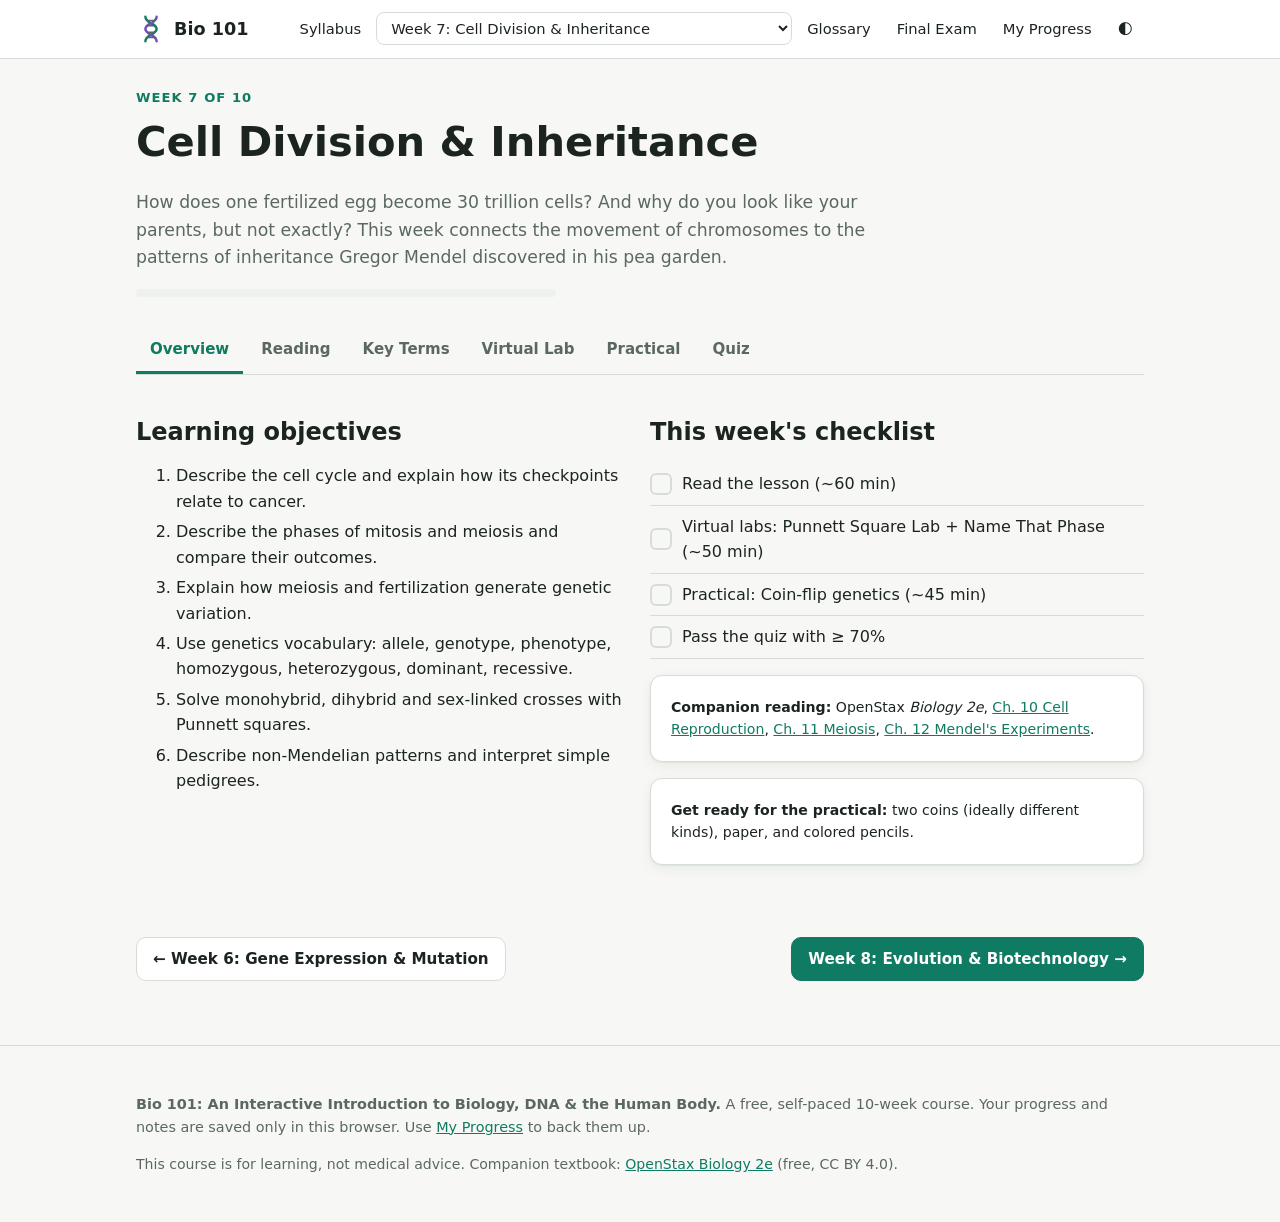
<file: weeks/week-07.html>
<!doctype html>
<html lang="en">
<head>
<meta charset="utf-8">
<meta name="viewport" content="width=device-width, initial-scale=1">
<title>Week 7 · Cell Division & Inheritance | Bio 101</title>
<meta name="description" content="Bio 101 Week 7: the cell cycle, mitosis, meiosis, Mendelian genetics, Punnett squares and pedigrees.">
<link rel="stylesheet" href="../assets/css/style.css">
<script defer src="../assets/js/data/terms.js"></script>
<script defer src="../assets/js/data/quizzes.js"></script>
<script defer src="../assets/js/course.js"></script>
<script defer src="../assets/js/labs/week07.js"></script>
</head>
<body data-root=".." data-week="7">
<header id="site-header"></header>
<main class="wrap">
  <div class="week-hero">
    <div class="eyebrow">Week 7 of 10</div>
    <h1>Cell Division & Inheritance</h1>
    <p>How does one fertilized egg become 30 trillion cells? And why do you look like your parents, but not exactly? This week connects the movement of chromosomes to the patterns of inheritance Gregor Mendel discovered in his pea garden.</p>
    <div class="progress" style="max-width:420px"><span id="week-progress" style="width:0"></span></div>
  </div>

  <section data-tab="overview" data-label="Overview">
    <div class="two-col">
      <div>
        <h2>Learning objectives</h2>
        <ol class="objectives">
          <li>Describe the cell cycle and explain how its checkpoints relate to cancer.</li>
          <li>Describe the phases of mitosis and meiosis and compare their outcomes.</li>
          <li>Explain how meiosis and fertilization generate genetic variation.</li>
          <li>Use genetics vocabulary: allele, genotype, phenotype, homozygous, heterozygous, dominant, recessive.</li>
          <li>Solve monohybrid, dihybrid and sex-linked crosses with Punnett squares.</li>
          <li>Describe non-Mendelian patterns and interpret simple pedigrees.</li>
        </ol>
      </div>
      <div>
        <h2>This week's checklist</h2>
        <ul class="checklist">
          <li data-item="reading">Read the lesson (~60 min)</li>
          <li data-item="lab">Virtual labs: Punnett Square Lab + Name That Phase (~50 min)</li>
          <li data-item="practical">Practical: Coin-flip genetics (~45 min)</li>
          <li data-item="quiz">Pass the quiz with ≥ 70%</li>
        </ul>
        <div class="card small"><strong>Companion reading:</strong> OpenStax <em>Biology 2e</em>,
          <a href="https://openstax.org/books/biology-2e/pages/10-introduction" target="_blank" rel="noopener">Ch. 10 Cell Reproduction</a>,
          <a href="https://openstax.org/books/biology-2e/pages/11-introduction" target="_blank" rel="noopener">Ch. 11 Meiosis</a>,
          <a href="https://openstax.org/books/biology-2e/pages/12-introduction" target="_blank" rel="noopener">Ch. 12 Mendel's Experiments</a>.</div>
        <div class="card small"><strong>Get ready for the practical:</strong> two coins (ideally different kinds), paper, and colored pencils.</div>
      </div>
    </div>
  </section>

  <section data-tab="reading" data-label="Reading">
    <article class="reading">
      <h2>1. The cell cycle</h2>
      <p>Your body makes millions of new cells every second, replacing skin, gut lining and blood. Dividing cells follow the <strong>cell cycle</strong>:</p>
      <ul>
        <li><strong>Interphase</strong> (most of the cycle): <strong>G1</strong> (growth and normal work), <strong>S</strong> (DNA <em>synthesis</em>, when each chromosome is copied into two identical <em>sister chromatids</em>), and <strong>G2</strong> (preparing to divide).</li>
        <li><strong>M phase</strong>: <strong>mitosis</strong> (dividing the nucleus) followed by <strong>cytokinesis</strong> (dividing the cytoplasm).</li>
      </ul>
      <p>Some cells, like most neurons and heart muscle cells, exit the cycle into a resting state called G0 and rarely divide again. Molecular <strong>checkpoints</strong> act like quality-control inspectors: is the DNA undamaged? Fully copied? Are all chromosomes attached to the spindle? The protein <strong>p53</strong>, the "guardian of the genome," halts the cycle or triggers cell suicide (<em>apoptosis</em>) when DNA is damaged.</p>
      <div class="callout human"><span class="callout-title">🫀 Human connection: cancer is cell division out of control</span>
        <p>Cancer develops when mutations accumulate in genes that control the cell cycle. Damaged "accelerators" (oncogenes) get stuck on, and damaged "brakes" (tumor suppressors such as p53 and BRCA1) fail. About half of all human cancers carry a mutated p53. Many chemotherapy drugs target rapidly dividing cells, which is why they also affect hair follicles and the gut lining.</p>
      </div>

      <h2>2. Mitosis: making identical copies</h2>
      <p>Mitosis produces <strong>two genetically identical diploid daughter cells</strong>. It is used for growth, repair and asexual reproduction. Remember the phases with <strong>PMAT</strong>:</p>
      <ol>
        <li><strong>Prophase:</strong> chromosomes condense into visible X shapes, the nuclear envelope breaks down, and the spindle (made of microtubules) begins to form.</li>
        <li><strong>Metaphase:</strong> chromosomes line up single-file along the cell's <strong>m</strong>iddle.</li>
        <li><strong>Anaphase:</strong> sister chromatids are pulled <strong>a</strong>part toward opposite poles.</li>
        <li><strong>Telophase:</strong> <strong>t</strong>wo new nuclei form, and cytokinesis splits the cell in two.</li>
      </ol>

      <h2>3. Meiosis: making unique gametes</h2>
      <p>Your body cells are <strong>diploid (2n = 46)</strong>: two sets of 23 chromosomes, one from each parent. Each pair consists of <strong>homologous chromosomes</strong> carrying the same genes, though possibly different versions. If eggs and sperm were also diploid, the chromosome number would double every generation. <strong>Meiosis</strong> solves this by producing <strong>haploid (n = 23)</strong> gametes through two divisions:</p>
      <ul>
        <li><strong>Meiosis I</strong> separates <em>homologous pairs</em>. In prophase I, homologs pair up and exchange segments (<strong>crossing over</strong>). In metaphase I, pairs line up side by side, each pair oriented randomly.</li>
        <li><strong>Meiosis II</strong> separates <em>sister chromatids</em>, much like mitosis.</li>
      </ul>
      <p>The result: <strong>four genetically unique haploid cells</strong>. Three sources of variation make you unique:</p>
      <ol>
        <li><strong>Independent assortment:</strong> with 23 pairs, each parent can make 2²³ ≈ 8.4 million chromosome combinations.</li>
        <li><strong>Crossing over</strong> shuffles alleles within chromosomes, creating essentially unlimited combinations.</li>
        <li><strong>Random fertilization:</strong> any sperm × any egg gives about 70 trillion combinations before crossing over is even counted.</li>
      </ol>
      <div class="table-scroll"><table class="simple">
        <tr><th></th><th>Mitosis</th><th>Meiosis</th></tr>
        <tr><td>Purpose</td><td>Growth, repair</td><td>Making gametes (eggs, sperm)</td></tr>
        <tr><td>Divisions</td><td>1</td><td>2</td></tr>
        <tr><td>Daughter cells</td><td>2, diploid (46)</td><td>4, haploid (23)</td></tr>
        <tr><td>Genetically</td><td>Identical to parent</td><td>Unique</td></tr>
        <tr><td>Homologs pair / cross over?</td><td>No</td><td>Yes (prophase I)</td></tr>
      </table></div>
      <p>When chromosomes fail to separate properly (<strong>nondisjunction</strong>), gametes end up with an extra or missing chromosome. <strong>Trisomy 21</strong> (three copies of chromosome 21) causes Down syndrome. Its risk rises with maternal age, partly because eggs pause partway through meiosis I for decades.</p>

      <h2>4. Mendel and the laws of inheritance</h2>
      <p>In the 1850s–60s, the monk <strong>Gregor Mendel</strong> bred about 28,000 pea plants and counted their traits. Before him, most people believed in "blending inheritance," where offspring are an average of their parents. Mendel showed that traits are passed on as discrete units, which we now call genes, and he did this without knowing DNA or chromosomes existed.</p>
      <p>When he crossed pure purple-flowered plants with pure white ones, all offspring (F1) were purple. When the F1 plants self-pollinated, white reappeared in the F2 generation in a ratio of about <strong>3 purple : 1 white</strong> (705:224 in his data). The white "factor" had been hidden, not lost.</p>
      <h3>Vocabulary</h3>
      <ul>
        <li>A <strong>gene</strong> comes in versions called <strong>alleles</strong> (e.g., <em>A</em> = purple, <em>a</em> = white).</li>
        <li><strong>Genotype</strong> is the alleles you carry (AA, Aa, aa). <strong>Phenotype</strong> is the trait you show (purple, white).</li>
        <li><strong>Homozygous</strong> means two identical alleles (AA or aa). <strong>Heterozygous</strong> means two different alleles (Aa).</li>
        <li>A <strong>dominant</strong> allele shows its effect even with one copy. A <strong>recessive</strong> allele shows only when there is no dominant allele.</li>
      </ul>
      <h3>Mendel's laws</h3>
      <ol>
        <li><strong>Law of segregation:</strong> the two alleles for a gene separate during gamete formation, so each gamete carries one. (This is homologs separating in meiosis I.)</li>
        <li><strong>Law of independent assortment:</strong> alleles for different genes sort independently. (This is random orientation in metaphase I.) It applies to genes on different chromosomes. Genes close together on the same chromosome are <em>linked</em>.</li>
      </ol>
      <h3>Punnett squares</h3>
      <p>A Punnett square lists one parent's possible gametes across the top and the other's down the side; each box is a possible offspring. For Aa × Aa:</p>
      <table class="punnett" style="margin:0 auto"><tr><th></th><th>A</th><th>a</th></tr><tr><th>A</th><td>AA</td><td>Aa</td></tr><tr><th>a</th><td>Aa</td><td>aa</td></tr></table>
      <p>Genotypes come out 1 AA : 2 Aa : 1 aa, and phenotypes 3 dominant : 1 recessive. These are <em>probabilities</em> for each child, not guarantees. A couple who are both carriers has a 25% chance of an affected child <em>with every pregnancy</em>.</p>
      <details class="check"><summary>A purple pea plant could be AA or Aa. How could you find out which?</summary>
        <p>Do a <strong>test cross</strong>: cross it with a white (aa) plant. If any offspring are white, the purple parent must be Aa. If all of many offspring are purple, it's almost certainly AA.</p>
      </details>

      <h2>5. Beyond Mendel</h2>
      <ul>
        <li><strong>Incomplete dominance:</strong> heterozygotes are intermediate, as when red × white snapdragons give pink.</li>
        <li><strong>Codominance:</strong> both alleles show fully. ABO blood type is the classic case: I<sup>A</sup> and I<sup>B</sup> are codominant and both dominant over i.</li>
        <li><strong>Multiple alleles:</strong> a gene can have more than two alleles in a population (ABO has three).</li>
        <li><strong>Polygenic traits:</strong> height, skin color and eye color are shaped by many genes, giving smooth bell-curve variation. Even "simple" textbook traits like eye color and tongue rolling turn out <em>not</em> to follow single-gene patterns in real people.</li>
        <li><strong>Environment matters:</strong> genes set a range, and nutrition, health and experience act within it.</li>
        <li><strong>Sex-linked traits:</strong> genes on the X chromosome show a special pattern. Females are XX and males XY, so a male with one recessive X allele shows the trait. Red-green color blindness affects ~8% of men of Northern European ancestry but only ~0.5% of women. Hemophilia, famously passed through Queen Victoria's descendants, is another example.</li>
      </ul>

      <h2>6. Pedigrees: inheritance in families</h2>
      <p>We can't run breeding experiments on humans, so geneticists study family trees called <strong>pedigrees</strong>. Squares are males and circles are females; shaded symbols are affected individuals; horizontal lines join parents, and vertical lines lead to children.</p>
      <figure>
        <svg viewBox="0 0 360 190" width="360" role="img" aria-label="Pedigree: two unaffected parents with three children, one affected daughter">
          <g stroke="currentColor" stroke-width="2" fill="none">
            <rect x="110" y="20" width="30" height="30"/><circle cx="235" cy="35" r="15"/>
            <line x1="140" y1="35" x2="220" y2="35"/><line x1="180" y1="35" x2="180" y2="80"/><line x1="90" y1="80" x2="270" y2="80"/>
            <line x1="90" y1="80" x2="90" y2="110"/><line x1="180" y1="80" x2="180" y2="110"/><line x1="270" y1="80" x2="270" y2="110"/>
            <rect x="75" y="110" width="30" height="30"/><circle cx="180" cy="125" r="15" fill="currentColor"/><circle cx="270" cy="125" r="15"/>
          </g>
          <g font-family="system-ui" font-size="12" fill="currentColor" text-anchor="middle">
            <text x="125" y="66">Aa</text><text x="235" y="66">Aa</text><text x="90" y="160">A?</text><text x="180" y="160">aa</text><text x="270" y="160">A?</text>
            <text x="180" y="184">Two unaffected parents with an affected child → autosomal recessive</text>
          </g>
        </svg>
        <figcaption>Figure 7.1: A pedigree for an autosomal recessive trait such as cystic fibrosis.</figcaption>
      </figure>
      <ul>
        <li><strong>Autosomal recessive</strong> (e.g., cystic fibrosis, sickle-cell disease): can skip generations, and unaffected carrier parents can have affected children.</li>
        <li><strong>Autosomal dominant</strong> (e.g., Huntington's disease, Marfan syndrome): appears in every generation, and every affected person has an affected parent.</li>
        <li><strong>X-linked recessive</strong> (e.g., hemophilia, color blindness): mostly affects males, who inherit it through carrier mothers.</li>
      </ul>

      <div class="callout"><span class="callout-title">Key takeaways</span>
        <ul>
          <li>Cell cycle: G1 → S (DNA copied) → G2 → mitosis → cytokinesis, policed by checkpoints. When these fail, cancer can result.</li>
          <li>Mitosis gives 2 identical diploid cells. Meiosis gives 4 unique haploid gametes.</li>
          <li>Variation comes from independent assortment, crossing over and random fertilization.</li>
          <li>Mendel's laws of segregation and independent assortment, worked out with Punnett squares, predict probabilities.</li>
          <li>Real inheritance also includes incomplete dominance, codominance, polygenic traits, sex linkage and environment.</li>
        </ul>
      </div>
    </article>
    <div class="btn-row"><button data-complete="reading"></button><a class="btn" href="#flashcards">Next: Key terms →</a></div>
  </section>

  <section data-tab="flashcards" data-label="Key Terms">
    <h2>Key terms</h2>
    <div class="flashcards"></div>
  </section>

  <section data-tab="lab" data-label="Virtual Lab">
    <h2>Virtual Lab</h2>
    <div data-lab="punnett"></div>
    <div data-lab="division"></div>
    <div class="btn-row"><button data-complete="lab"></button></div>
  </section>

  <section data-tab="practical" data-label="Practical">
    <h2>Practical: Coin-Flip Genetics</h2>
    <p>Meiosis is a coin toss: each parent passes on one of their two alleles at random. You'll use coins as gametes to (A) "make a baby" of a fictional species and (B) test Mendel's 3:1 ratio with real chance.</p>
    <div class="callout warn"><span class="callout-title">Note</span>The traits in Part A belong to an imaginary creature, the "Biobeast," and follow simple one-gene rules to make the mechanics clear. Real human facial features are polygenic.</div>
    <h3>Part A: Make a Biobeast</h3>
    <p>Both parents are heterozygous for every trait. For each trait, flip coin 1 for mom and coin 2 for dad: <strong>heads = dominant allele (capital), tails = recessive allele (lowercase)</strong>. Record the genotype and phenotype, then draw your Biobeast!</p>
    <div class="table-scroll"><table class="simple">
      <tr><th>Trait</th><th>Dominant</th><th>Recessive</th><th>Inheritance</th></tr>
      <tr><td>Eye number</td><td>E: two eyes</td><td>e: one eye</td><td>Complete dominance</td></tr>
      <tr><td>Antennae</td><td>A: antennae</td><td>a: none</td><td>Complete dominance</td></tr>
      <tr><td>Skin color</td><td>R: red</td><td>W: white</td><td>Incomplete: RW = pink</td></tr>
      <tr><td>Tail</td><td>T: curly tail</td><td>t: straight tail</td><td>Complete dominance</td></tr>
      <tr><td>Spots</td><td>S: spots</td><td>s: no spots</td><td>Complete dominance</td></tr>
      <tr><td>Horns</td><td>Hᴸ: long</td><td>Hˢ: short</td><td>Codominance: HᴸHˢ = one long and one short</td></tr>
    </table></div>
    <table class="datatable" data-id="w7pa" data-cols='["Trait","Mom allele","Dad allele","Genotype","Phenotype"]' data-rows='["Eye number","Antennae","Skin color","Tail","Spots","Horns"]'></table>
    <div class="field"><label for="w7pd">Describe (or sketch on paper) your Biobeast:</label><textarea id="w7pd" data-note="w7p-desc"></textarea></div>
    <h3>Part B: Testing the 3:1 ratio</h3>
    <p>Flip both coins together 40 times (a cross of Tt × Tt). Tally each outcome: HH = TT, HT or TH = Tt, TT = tt.</p>
    <table class="datatable" data-id="w7pb" data-cols='["Outcome","Tally after 20 flips","Total after 40 flips","Expected (out of 40)"]' data-rows='["TT (curly)","Tt (curly)","tt (straight)","Total curly : straight"]'></table>
    <p class="small muted">Expected: TT = 10, Tt = 20, tt = 10, so 30 curly : 10 straight. Use the Punnett lab's chi-square feature (set N = 40) to compare, or compute χ² = Σ (O − E)² / E yourself. The critical value for 1 degree of freedom is 3.84.</p>
    <h3>Analysis</h3>
    <div class="field"><label for="w7pa1">1. How close were your results to 3:1? Calculate χ² for curly vs straight. Do your data fit Mendel's prediction?</label><textarea id="w7pa1" data-note="w7p-a1"></textarea></div>
    <div class="field"><label for="w7pa2">2. Which stage of meiosis does each coin flip represent? Which of Mendel's laws does flipping separate coins for each trait represent?</label><textarea id="w7pa2" data-note="w7p-a2"></textarea></div>
    <div class="field"><label for="w7pa3">3. If two siblings had the same parents, would they get the same Biobeast? Why or why not? (Identical twins: what's different?)</label><textarea id="w7pa3" data-note="w7p-a3"></textarea></div>
    <div class="field"><label for="w7pa4">4. Optional family research: Draw a pedigree for a trait in your family (e.g., freckles, a widow's peak or attached earlobes). Remember these are often not simple single-gene traits. What patterns do you see?</label><textarea id="w7pa4" data-note="w7p-a4"></textarea></div>
    <div class="btn-row"><button data-complete="practical"></button></div>
  </section>

  <section data-tab="quiz" data-label="Quiz">
    <h2>Week 7 Quiz</h2>
    <div class="quiz" data-quiz="7"></div>
  </section>

  <div id="week-nav"></div>
</main>
<footer id="site-footer"></footer>
</body>
</html>
</file>
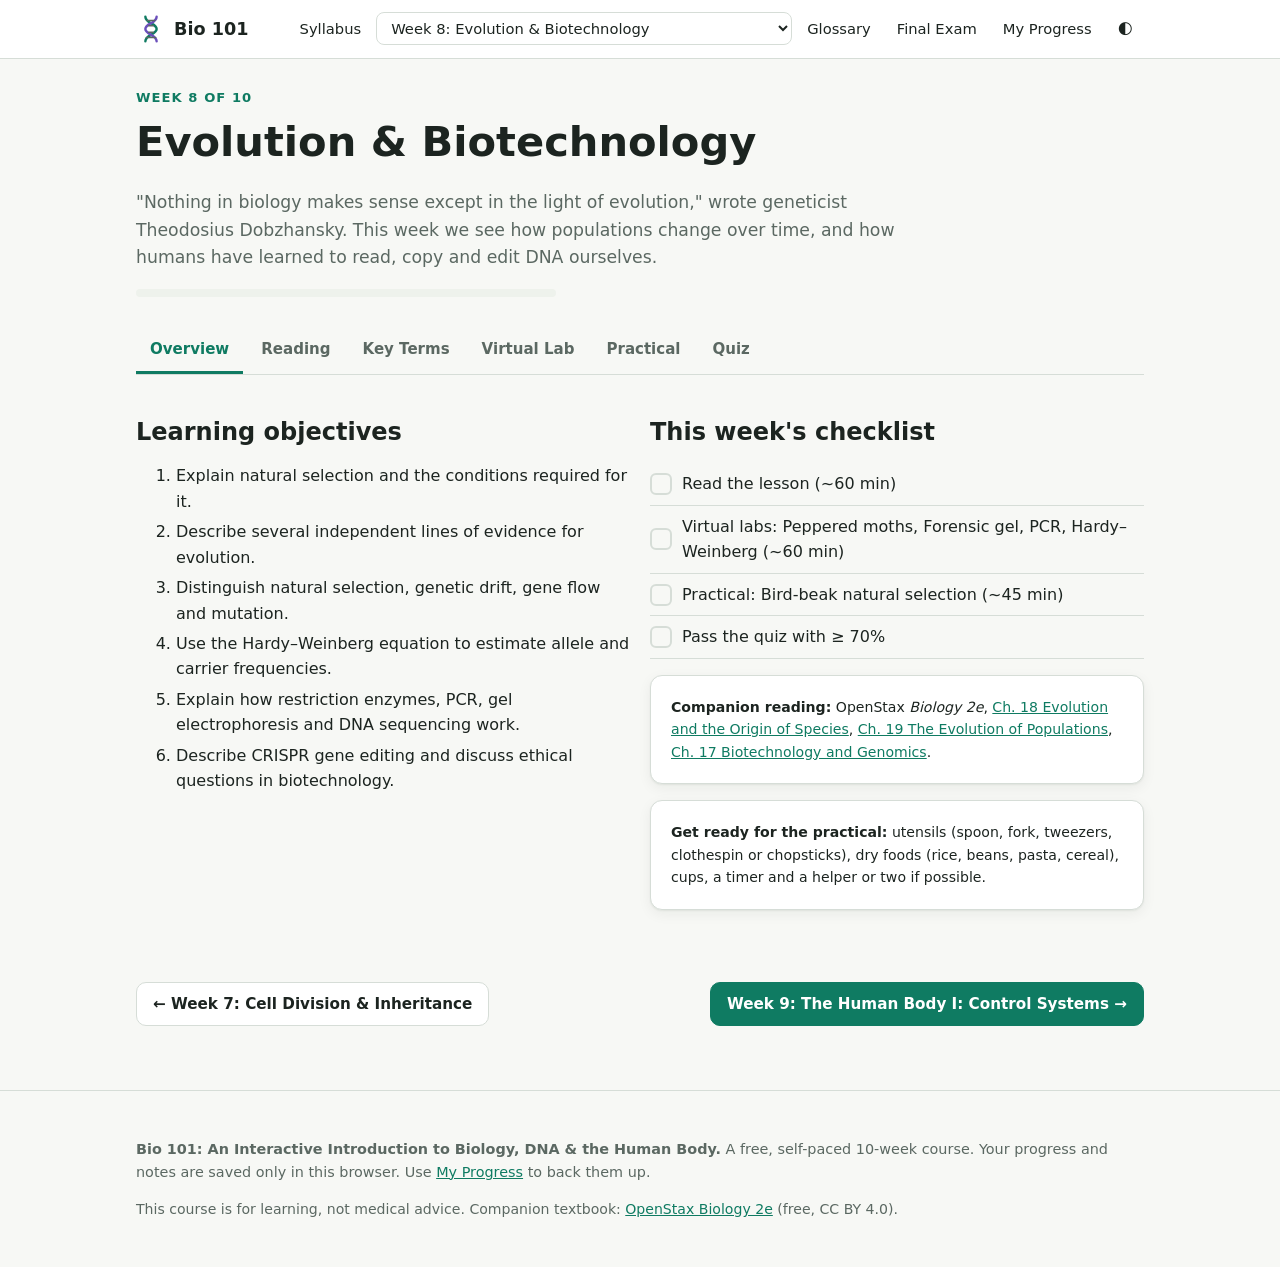
<file: weeks/week-08.html>
<!doctype html>
<html lang="en">
<head>
<meta charset="utf-8">
<meta name="viewport" content="width=device-width, initial-scale=1">
<title>Week 8 · Evolution & Biotechnology | Bio 101</title>
<meta name="description" content="Bio 101 Week 8: natural selection, population genetics, PCR, gel electrophoresis, sequencing and CRISPR.">
<link rel="stylesheet" href="../assets/css/style.css">
<script defer src="../assets/js/data/terms.js"></script>
<script defer src="../assets/js/data/quizzes.js"></script>
<script defer src="../assets/js/course.js"></script>
<script defer src="../assets/js/labs/week08.js"></script>
</head>
<body data-root=".." data-week="8">
<header id="site-header"></header>
<main class="wrap">
  <div class="week-hero">
    <div class="eyebrow">Week 8 of 10</div>
    <h1>Evolution & Biotechnology</h1>
    <p>"Nothing in biology makes sense except in the light of evolution," wrote geneticist Theodosius Dobzhansky. This week we see how populations change over time, and how humans have learned to read, copy and edit DNA ourselves.</p>
    <div class="progress" style="max-width:420px"><span id="week-progress" style="width:0"></span></div>
  </div>

  <section data-tab="overview" data-label="Overview">
    <div class="two-col">
      <div>
        <h2>Learning objectives</h2>
        <ol class="objectives">
          <li>Explain natural selection and the conditions required for it.</li>
          <li>Describe several independent lines of evidence for evolution.</li>
          <li>Distinguish natural selection, genetic drift, gene flow and mutation.</li>
          <li>Use the Hardy–Weinberg equation to estimate allele and carrier frequencies.</li>
          <li>Explain how restriction enzymes, PCR, gel electrophoresis and DNA sequencing work.</li>
          <li>Describe CRISPR gene editing and discuss ethical questions in biotechnology.</li>
        </ol>
      </div>
      <div>
        <h2>This week's checklist</h2>
        <ul class="checklist">
          <li data-item="reading">Read the lesson (~60 min)</li>
          <li data-item="lab">Virtual labs: Peppered moths, Forensic gel, PCR, Hardy–Weinberg (~60 min)</li>
          <li data-item="practical">Practical: Bird-beak natural selection (~45 min)</li>
          <li data-item="quiz">Pass the quiz with ≥ 70%</li>
        </ul>
        <div class="card small"><strong>Companion reading:</strong> OpenStax <em>Biology 2e</em>,
          <a href="https://openstax.org/books/biology-2e/pages/18-introduction" target="_blank" rel="noopener">Ch. 18 Evolution and the Origin of Species</a>,
          <a href="https://openstax.org/books/biology-2e/pages/19-introduction" target="_blank" rel="noopener">Ch. 19 The Evolution of Populations</a>,
          <a href="https://openstax.org/books/biology-2e/pages/17-introduction" target="_blank" rel="noopener">Ch. 17 Biotechnology and Genomics</a>.</div>
        <div class="card small"><strong>Get ready for the practical:</strong> utensils (spoon, fork, tweezers, clothespin or chopsticks), dry foods (rice, beans, pasta, cereal), cups, a timer and a helper or two if possible.</div>
      </div>
    </div>
  </section>

  <section data-tab="reading" data-label="Reading">
    <article class="reading">
      <h2>1. Darwin's big idea</h2>
      <p>In 1859, Charles Darwin published <em>On the Origin of Species</em>. Alfred Russel Wallace had independently reached the same idea. Darwin's argument rests on observations anyone can check:</p>
      <ol>
        <li><strong>Variation:</strong> individuals in a population differ.</li>
        <li><strong>Inheritance:</strong> many of those differences are passed to offspring.</li>
        <li><strong>Overproduction:</strong> more offspring are born than can survive.</li>
        <li><strong>Differential reproductive success:</strong> individuals whose inherited traits suit their environment tend to survive and reproduce more.</li>
      </ol>
      <p>Conclusion: over generations, favorable heritable traits become more common. This is <strong>natural selection</strong>. A trait that improves survival and reproduction in a particular environment is an <strong>adaptation</strong>, and an organism's <strong>fitness</strong> means its reproductive success, not its strength.</p>
      <p>Three common misconceptions:</p>
      <ul>
        <li><em>Individuals don't evolve; populations do.</em> Natural selection acts on individuals, but it's the population's allele frequencies that change.</li>
        <li><em>Organisms don't evolve "on purpose" or "because they need to."</em> Mutations are random with respect to need; selection then filters them.</li>
        <li><em>Evolution isn't a ladder toward "higher" forms.</em> It's a branching tree. Humans didn't evolve from modern chimpanzees; we share a common ancestor that lived about 6–7 million years ago.</li>
      </ul>

      <h2>2. The evidence</h2>
      <ul>
        <li><strong>Fossils</strong> show change over time and transitional forms, such as <em>Tiktaalik</em> (fish → tetrapod) and the series of land-to-sea fossils leading to whales.</li>
        <li><strong>Homologous structures:</strong> the same bone pattern in a human arm, bat wing, whale flipper and cat leg points to common ancestry. <strong>Vestigial structures</strong> are leftovers, such as your tailbone and the tiny muscles that once moved your ears.</li>
        <li><strong>Embryology:</strong> vertebrate embryos, including human ones, briefly develop pharyngeal arches and a tail.</li>
        <li><strong>Molecular evidence:</strong> all life uses DNA and the same genetic code. The more closely related two species are, the more similar their DNA. Humans and chimpanzees share about 98–99% of aligned DNA sequence.</li>
        <li><strong>Biogeography:</strong> island species, like Darwin's finches in the Galápagos, resemble those on the nearest mainland.</li>
        <li><strong>Direct observation:</strong> peppered moths, antibiotic-resistant bacteria, pesticide-resistant insects and changing beak sizes in Galápagos finches during droughts.</li>
      </ul>
      <div class="callout human"><span class="callout-title">🫀 Human connection: antibiotic resistance</span>
        <p>When you take an antibiotic, most bacteria die. But if a few carry a mutation (or a gene picked up from another bacterium) that lets them survive, they multiply and take over. That's natural selection in days. Overuse of antibiotics in medicine and agriculture has made resistant infections, such as MRSA, a major global health threat. This is why you should take antibiotics only for bacterial infections and exactly as prescribed.</p>
      </div>

      <h2>3. Mechanisms of evolution</h2>
      <p>Evolution, at the population level, is a change in <strong>allele frequencies</strong> over generations. Four main forces cause it:</p>
      <ul>
        <li><strong>Natural selection:</strong> non-random survival and reproduction. It's the only mechanism that consistently produces adaptation.</li>
        <li><strong>Genetic drift:</strong> random changes in allele frequency, strongest in small populations. In a <em>bottleneck</em>, a disaster leaves few survivors. In the <em>founder effect</em>, a small group starts a new population. Some genetic conditions are much more common in historically isolated communities for this reason.</li>
        <li><strong>Gene flow:</strong> migration moves alleles between populations, making them more similar.</li>
        <li><strong>Mutation:</strong> the ultimate source of all new alleles, though it changes frequencies only slowly by itself.</li>
      </ul>
      <h3>Hardy–Weinberg equilibrium</h3>
      <p>As a baseline, the <strong>Hardy–Weinberg principle</strong> says allele frequencies stay constant if there is no selection, no drift (an infinitely large population), no gene flow, no mutation and random mating. If <em>p</em> = frequency of the dominant allele and <em>q</em> = frequency of the recessive allele:</p>
      <p style="text-align:center"><strong>p + q = 1</strong> and <strong>p² + 2pq + q² = 1</strong></p>
      <p>Here p² = homozygous dominant, 2pq = heterozygous (carriers) and q² = homozygous recessive. If 1 in 2,500 babies has cystic fibrosis, q² = 0.0004, so q = 0.02 and 2pq ≈ 0.039. <strong>About 1 in 25 people is a carrier</strong>, and most don't know it.</p>
      <h3>Speciation</h3>
      <p>New species form when populations become <strong>reproductively isolated</strong>, often after being separated geographically. Over time, mutation, selection and drift take them in different directions until they can no longer interbreed.</p>
      <div class="callout human"><span class="callout-title">🧬 Human connection: recent human evolution</span>
        <p>Modern humans evolved in Africa about 300,000 years ago and spread worldwide within the last ~70,000 years. Many people outside Africa carry 1–2% Neanderthal DNA from interbreeding. Humans are still evolving: lactase persistence spread alongside dairy farming, sickle-cell and other alleles were favored where malaria was common, and high-altitude adaptations evolved in Tibetan, Andean and Ethiopian highlanders.</p>
      </div>

      <h2>4. Biotechnology: reading and writing DNA</h2>
      <h3>Restriction enzymes and recombinant DNA</h3>
      <p>Bacteria defend themselves against viruses with <strong>restriction enzymes</strong>, which cut DNA at specific sequences. For example, EcoRI cuts at GAATTC. Many leave short single-stranded "sticky ends" that can pair with any other DNA cut by the same enzyme. In the 1970s, scientists used them to paste a human gene into a bacterial plasmid, creating <strong>recombinant DNA</strong>. Since 1982, bacteria have been brewing human insulin for people with diabetes. Before that, insulin came from pig and cow pancreases.</p>
      <h3>PCR: the DNA photocopier</h3>
      <p>The <strong>polymerase chain reaction</strong>, invented by Kary Mullis in 1983, copies a chosen DNA segment billions of times in a couple of hours. Each cycle has three temperatures: <strong>denature</strong> (~95 °C, which separates strands), <strong>anneal</strong> (~55–65 °C, when short primers bind the targets), and <strong>extend</strong> (~72 °C, when the heat-stable Taq polymerase from hot-spring bacteria copies the DNA). Copies double every cycle: 2³⁰ ≈ 1 billion. PCR underlies COVID testing, forensics, ancestry tests and paternity tests.</p>
      <h3>Gel electrophoresis</h3>
      <p>To sort DNA fragments by size, load them into a gel (agarose, a seaweed jelly) and apply an electric current. DNA's phosphate backbone is negative, so fragments move toward the positive electrode. The gel acts as a molecular sieve, so <strong>small fragments travel farther</strong>. A "ladder" of known sizes is used to measure them. Forensic DNA profiling compares the lengths of highly variable repeated regions (STRs) across many sites in the genome.</p>
      <h3>DNA sequencing</h3>
      <p>Sequencing reads the exact order of bases. Fred Sanger's method (1977) read hundreds of bases at a time. Modern "next-generation" machines read billions of short fragments in parallel, and newer nanopore devices read long DNA molecules as they thread through a tiny pore. Sequencing now diagnoses rare diseases in newborns, tracks virus variants and guides cancer treatment.</p>
      <h3>CRISPR-Cas9: editing genes</h3>
      <p>CRISPR is another bacterial immune system. Bacteria store snippets of viral DNA and use a <strong>guide RNA</strong> plus the <strong>Cas9</strong> enzyme to cut matching viral DNA. Jennifer Doudna and Emmanuelle Charpentier showed in 2012 that the guide RNA can be programmed to target almost any sequence, and they won the 2020 Nobel Prize in Chemistry. After the cut, the cell's repair machinery can disable a gene or insert a new sequence. In 2023, <em>Casgevy</em> became the first approved CRISPR therapy, for sickle-cell disease and β-thalassemia: patients' own blood stem cells are edited to switch fetal hemoglobin back on.</p>
      <div class="callout warn"><span class="callout-title">⚖️ Ethics to think about</span>
        <ul>
          <li><strong>Somatic</strong> editing (body cells) affects only the patient. <strong>Germline</strong> editing (embryos, eggs, sperm) is inherited by future generations. When a researcher edited human embryos in 2018, he was widely condemned and imprisoned.</li>
          <li>Who can afford gene therapies that cost over $2 million?</li>
          <li>Consumer DNA tests reveal ancestry and health risks, but also relatives' information. Who owns your genetic data? (In the US, the Genetic Information Nondiscrimination Act limits use by health insurers and employers, but not life insurers.)</li>
          <li>Should we edit traits that aren't diseases?</li>
        </ul>
      </div>

      <div class="callout"><span class="callout-title">Key takeaways</span>
        <ul>
          <li>Natural selection requires heritable variation and differential reproductive success. Populations evolve, not individuals.</li>
          <li>Evidence comes from fossils, homology, embryology, DNA, biogeography and direct observation.</li>
          <li>Selection, drift, gene flow and mutation change allele frequencies. Hardy–Weinberg (p² + 2pq + q² = 1) is the no-evolution baseline.</li>
          <li>Restriction enzymes cut, PCR copies, gels sort by size, sequencing reads and CRISPR edits.</li>
        </ul>
      </div>
    </article>
    <div class="btn-row"><button data-complete="reading"></button><a class="btn" href="#flashcards">Next: Key terms →</a></div>
  </section>

  <section data-tab="flashcards" data-label="Key Terms">
    <h2>Key terms</h2>
    <div class="flashcards"></div>
  </section>

  <section data-tab="lab" data-label="Virtual Lab">
    <h2>Virtual Lab</h2>
    <div data-lab="selection"></div>
    <div data-lab="gel"></div>
    <div data-lab="pcr"></div>
    <div data-lab="hardy"></div>
    <div class="btn-row"><button data-complete="lab"></button></div>
  </section>

  <section data-tab="practical" data-label="Practical">
    <h2>Practical: Bird-Beak Natural Selection</h2>
    <p>You're a population of birds with different "beaks" (utensils) competing for food on an island. As the food supply changes, which beaks thrive? This classic simulation models how Darwin's finches adapt to drought.</p>
    <div class="two-col">
      <div>
        <h3>Materials</h3>
        <ul>
          <li>4 "beaks": spoon, fork, tweezers (or chopsticks), clothespin (or binder clip)</li>
          <li>Food types: dry beans, rice, pasta shapes, cereal or popcorn</li>
          <li>A tray or towel as the "island," and a cup ("stomach") for each beak</li>
          <li>Timer</li>
        </ul>
        <p class="small">Solo? Run each beak yourself one at a time, holding the "stomach" cup in your other hand. With friends, each person is one bird.</p>
      </div>
      <div>
        <h3>Procedure</h3>
        <ol>
          <li><strong>Round 1 (mixed seeds):</strong> scatter 20 of each food. Each beak collects for 30 seconds. Count items collected.</li>
          <li><strong>Round 2 (drought: only small seeds):</strong> scatter 60 grains of rice only. Repeat.</li>
          <li><strong>Round 3 (only large seeds):</strong> scatter 30 beans only. Repeat.</li>
          <li>Rule: any beak that collects fewer than 10 items in a round "starves" and does not reproduce. Beaks that collect the most "reproduce" (add a second bird of that type next round, if you have extra utensils).</li>
        </ol>
      </div>
    </div>
    <h3>Data table: items collected in 30 seconds</h3>
    <table class="datatable" data-id="w8p" data-cols='["Beak type","Round 1: mixed","Round 2: small seeds","Round 3: large seeds","Survived all rounds?"]' data-rows='["Spoon","Fork","Tweezers / chopsticks","Clothespin / clip"]'></table>
    <h3>Analysis</h3>
    <div class="field"><label for="w8pa1">1. Which beak was "fittest" in each environment? Was any beak best in all three?</label><textarea id="w8pa1" data-note="w8p-a1"></textarea></div>
    <div class="field"><label for="w8pa2">2. Map each part of Darwin's argument (variation, inheritance, overproduction, differential success) onto this simulation. What does the simulation leave out?</label><textarea id="w8pa2" data-note="w8p-a2"></textarea></div>
    <div class="field"><label for="w8pa3">3. In 1977, a drought on the Galápagos left mostly large, hard seeds. Predict what happened to beak size in the next generation of medium ground finches. (Researchers Peter and Rosemary Grant measured exactly this.)</label><textarea id="w8pa3" data-note="w8p-a3"></textarea></div>
    <div class="field"><label for="w8pa4">4. Why can't an individual bird's beak "adapt" during its lifetime in a way that's passed on?</label><textarea id="w8pa4" data-note="w8p-a4"></textarea></div>
    <div class="btn-row"><button data-complete="practical"></button></div>
  </section>

  <section data-tab="quiz" data-label="Quiz">
    <h2>Week 8 Quiz</h2>
    <div class="quiz" data-quiz="8"></div>
  </section>

  <div id="week-nav"></div>
</main>
<footer id="site-footer"></footer>
</body>
</html>
</file>
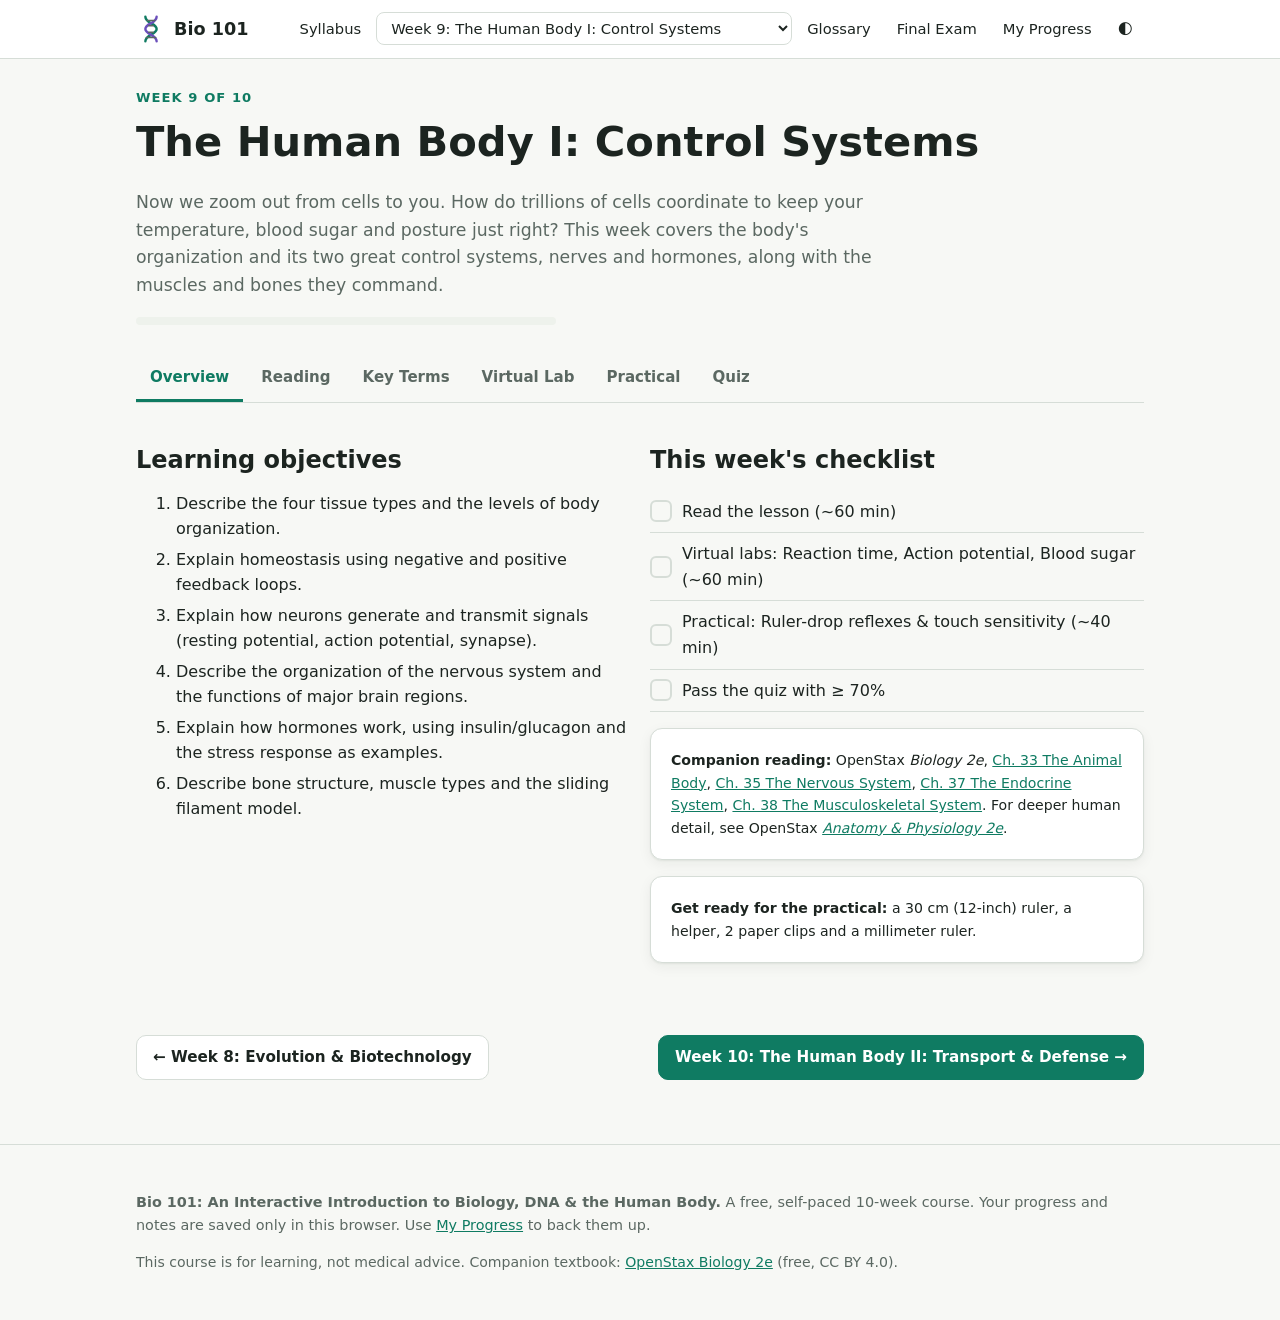
<file: weeks/week-09.html>
<!doctype html>
<html lang="en">
<head>
<meta charset="utf-8">
<meta name="viewport" content="width=device-width, initial-scale=1">
<title>Week 9 · The Human Body I: Control Systems | Bio 101</title>
<meta name="description" content="Bio 101 Week 9: tissues, homeostasis, the nervous system, hormones, muscles and bones.">
<link rel="stylesheet" href="../assets/css/style.css">
<script defer src="../assets/js/data/terms.js"></script>
<script defer src="../assets/js/data/quizzes.js"></script>
<script defer src="../assets/js/course.js"></script>
<script defer src="../assets/js/labs/week09.js"></script>
</head>
<body data-root=".." data-week="9">
<header id="site-header"></header>
<main class="wrap">
  <div class="week-hero">
    <div class="eyebrow">Week 9 of 10</div>
    <h1>The Human Body I: Control Systems</h1>
    <p>Now we zoom out from cells to you. How do trillions of cells coordinate to keep your temperature, blood sugar and posture just right? This week covers the body's organization and its two great control systems, nerves and hormones, along with the muscles and bones they command.</p>
    <div class="progress" style="max-width:420px"><span id="week-progress" style="width:0"></span></div>
  </div>

  <section data-tab="overview" data-label="Overview">
    <div class="two-col">
      <div>
        <h2>Learning objectives</h2>
        <ol class="objectives">
          <li>Describe the four tissue types and the levels of body organization.</li>
          <li>Explain homeostasis using negative and positive feedback loops.</li>
          <li>Explain how neurons generate and transmit signals (resting potential, action potential, synapse).</li>
          <li>Describe the organization of the nervous system and the functions of major brain regions.</li>
          <li>Explain how hormones work, using insulin/glucagon and the stress response as examples.</li>
          <li>Describe bone structure, muscle types and the sliding filament model.</li>
        </ol>
      </div>
      <div>
        <h2>This week's checklist</h2>
        <ul class="checklist">
          <li data-item="reading">Read the lesson (~60 min)</li>
          <li data-item="lab">Virtual labs: Reaction time, Action potential, Blood sugar (~60 min)</li>
          <li data-item="practical">Practical: Ruler-drop reflexes & touch sensitivity (~40 min)</li>
          <li data-item="quiz">Pass the quiz with ≥ 70%</li>
        </ul>
        <div class="card small"><strong>Companion reading:</strong> OpenStax <em>Biology 2e</em>,
          <a href="https://openstax.org/books/biology-2e/pages/33-introduction" target="_blank" rel="noopener">Ch. 33 The Animal Body</a>,
          <a href="https://openstax.org/books/biology-2e/pages/35-introduction" target="_blank" rel="noopener">Ch. 35 The Nervous System</a>,
          <a href="https://openstax.org/books/biology-2e/pages/37-introduction" target="_blank" rel="noopener">Ch. 37 The Endocrine System</a>,
          <a href="https://openstax.org/books/biology-2e/pages/38-introduction" target="_blank" rel="noopener">Ch. 38 The Musculoskeletal System</a>.
          For deeper human detail, see OpenStax <a href="https://openstax.org/details/books/anatomy-and-physiology-2e" target="_blank" rel="noopener"><em>Anatomy & Physiology 2e</em></a>.</div>
        <div class="card small"><strong>Get ready for the practical:</strong> a 30 cm (12-inch) ruler, a helper, 2 paper clips and a millimeter ruler.</div>
      </div>
    </div>
  </section>

  <section data-tab="reading" data-label="Reading">
    <article class="reading">
      <h2>1. How the body is organized</h2>
      <p>Your body is built in levels: <strong>cells → tissues → organs → organ systems → organism</strong>. A <strong>tissue</strong> is a group of similar cells doing a shared job. Despite the body's complexity, there are only four basic tissue types:</p>
      <div class="table-scroll"><table class="simple">
        <tr><th>Tissue</th><th>Job</th><th>Examples</th></tr>
        <tr><td><strong>Epithelial</strong></td><td>Covers, lines, protects, secretes, absorbs</td><td>Skin's outer layer, lining of gut and lungs, glands</td></tr>
        <tr><td><strong>Connective</strong></td><td>Supports, connects, stores, transports</td><td>Bone, cartilage, tendons, fat, <em>blood</em></td></tr>
        <tr><td><strong>Muscle</strong></td><td>Contracts to produce movement</td><td>Skeletal (voluntary), cardiac (heart), smooth (gut, blood vessels)</td></tr>
        <tr><td><strong>Nervous</strong></td><td>Senses, processes and transmits signals</td><td>Brain, spinal cord, nerves</td></tr>
      </table></div>
      <p>Organs combine several tissues. Your stomach has epithelium lining it, smooth muscle churning it, connective tissue holding it together and nerves controlling it. Organs work together in <strong>organ systems</strong>: nervous, endocrine, musculoskeletal, cardiovascular, respiratory, digestive, urinary, immune/lymphatic, integumentary (skin) and reproductive.</p>

      <h2>2. Homeostasis and feedback</h2>
      <p><strong>Homeostasis</strong> is the maintenance of a stable internal environment despite a changing world. Body temperature stays near 37 °C, blood glucose near 70–100 mg/dL when fasting, and blood pH near 7.4. Most homeostasis uses <strong>negative feedback</strong>, a loop that <em>reverses</em> a change:</p>
      <ol>
        <li><strong>Stimulus:</strong> a variable drifts from its set point (body temperature rises).</li>
        <li><strong>Sensor/receptor:</strong> detects the change (temperature receptors in skin and brain).</li>
        <li><strong>Control center:</strong> compares the value to the set point and decides on a response (the hypothalamus).</li>
        <li><strong>Effector:</strong> carries out the response (sweat glands secrete, and skin blood vessels dilate).</li>
        <li><strong>Response:</strong> temperature falls back toward the set point, and the signal shuts off.</li>
      </ol>
      <p>Your home thermostat works the same way. When you're cold, the loop runs in reverse: blood vessels constrict, you shiver (muscle contractions generate heat), and you get goosebumps, a leftover from furrier ancestors.</p>
      <p><strong>Positive feedback</strong> <em>amplifies</em> a change until some endpoint is reached. It's rarer and always self-limiting. Examples: during childbirth, oxytocin causes contractions, which trigger more oxytocin, until the baby is born. In blood clotting, activated platelets recruit more platelets until the wound is sealed.</p>

      <h2>3. The nervous system: fast electrical control</h2>
      <h3>Neurons</h3>
      <p>The basic unit is the <strong>neuron</strong>. <em>Dendrites</em> receive signals, the <em>cell body</em> integrates them, and a long <em>axon</em> sends the signal on, sometimes over a meter, from your spine to your toes. Supporting <em>glial cells</em> nourish, protect and insulate neurons. Your brain has about 86 billion neurons and a similar number of glia.</p>
      <h3>Resting potential</h3>
      <p>A resting neuron is like a charged battery. The <strong>Na⁺/K⁺ pump</strong> (Week 3) keeps Na⁺ high outside and K⁺ high inside, and the inside sits at about <strong>−70 mV</strong> relative to the outside.</p>
      <h3>The action potential</h3>
      <p>When incoming signals push the membrane to the <strong>threshold</strong> (about −55 mV), voltage-gated channels open in sequence:</p>
      <ol>
        <li><strong>Depolarization:</strong> Na⁺ channels open, and Na⁺ rushes in. The inside shoots up to about +30 mV.</li>
        <li><strong>Repolarization:</strong> Na⁺ channels close and K⁺ channels open. K⁺ flows out and the voltage falls.</li>
        <li><strong>Hyperpolarization:</strong> it briefly overshoots below −70 mV, then the pump restores the resting state. During this <em>refractory period</em> the neuron can't fire again, so impulses travel in only one direction.</li>
      </ol>
      <figure>
        <svg viewBox="0 0 420 210" width="420" role="img" aria-label="Graph of an action potential: resting at minus 70, threshold at minus 55, peak at plus 30, undershoot below minus 70">
          <g font-family="system-ui" font-size="11" fill="currentColor">
            <line x1="50" y1="15" x2="50" y2="190" stroke="currentColor"/><line x1="50" y1="190" x2="410" y2="190" stroke="currentColor"/>
            <text x="44" y="38" text-anchor="end">+30</text><text x="44" y="98" text-anchor="end">0</text><text x="44" y="149" text-anchor="end">−55</text><text x="44" y="166" text-anchor="end">−70</text>
            <line x1="50" y1="146" x2="410" y2="146" stroke="#d0661c" stroke-dasharray="4 4"/><text x="408" y="141" text-anchor="end" fill="#d0661c">threshold</text>
            <path d="M50 162 L150 162 L170 146 L195 35 L230 175 L270 170 L310 162 L410 162" fill="none" stroke="#0f7b62" stroke-width="3"/>
            <text x="120" y="70">Na⁺ in ↑</text><text x="222" y="70">K⁺ out ↓</text><text x="236" y="188">undershoot</text><text x="78" y="180">resting</text>
            <text x="230" y="205" text-anchor="middle">time (≈ 2–3 ms) →</text>
          </g>
        </svg>
        <figcaption>Figure 9.1: The action potential. Every spike from a given neuron is the same size: all or none.</figcaption>
      </figure>
      <p>Action potentials are <strong>all-or-none</strong>: either threshold is reached and a full-size spike fires, or nothing happens. A stronger stimulus makes a neuron fire more <em>often</em>, not more strongly. The spike regenerates itself along the axon. Fatty <strong>myelin</strong> insulation lets it jump between gaps (nodes of Ranvier), reaching speeds of up to ~120 m/s. In multiple sclerosis, the immune system attacks myelin and signals slow or fail.</p>
      <h3>Synapses</h3>
      <p>Neurons don't touch. At a <strong>synapse</strong>, the arriving action potential causes the axon terminal to release <strong>neurotransmitters</strong> from vesicles by exocytosis. They diffuse across a ~20 nm gap and bind receptors on the next cell, exciting or inhibiting it. Examples include acetylcholine (muscle contraction), dopamine (reward, movement; lost in Parkinson's disease), serotonin (mood) and GABA (the main inhibitory transmitter). Many drugs act here: SSRI antidepressants block serotonin reuptake, caffeine blocks adenosine receptors, and nicotine mimics acetylcholine.</p>
      <h3>Organization</h3>
      <ul>
        <li><strong>Central nervous system (CNS):</strong> the brain and spinal cord, which integrate information.</li>
        <li><strong>Peripheral nervous system (PNS):</strong> nerves throughout the body. It has a <em>somatic</em> division (voluntary control of skeletal muscle) and an <em>autonomic</em> division (involuntary control). The autonomic division is split into the <strong>sympathetic</strong> ("fight or flight": faster heart, dilated pupils, digestion paused) and <strong>parasympathetic</strong> ("rest and digest") systems.</li>
      </ul>
      <div class="table-scroll"><table class="simple">
        <tr><th>Brain region</th><th>Main functions</th></tr>
        <tr><td>Cerebrum (cerebral cortex)</td><td>Thought, language, memory, voluntary movement, senses. Frontal lobes handle planning and personality.</td></tr>
        <tr><td>Cerebellum</td><td>Coordination, balance, fine-tuning movements</td></tr>
        <tr><td>Brainstem (medulla, pons, midbrain)</td><td>Breathing, heart rate, blood pressure, swallowing</td></tr>
        <tr><td>Hypothalamus</td><td>Homeostasis: temperature, hunger, thirst, sleep. Controls the pituitary gland.</td></tr>
        <tr><td>Hippocampus / amygdala</td><td>Forming memories / processing fear and emotion</td></tr>
      </table></div>
      <p>A <strong>reflex arc</strong> skips the brain for speed: receptor → sensory neuron → spinal cord interneuron → motor neuron → muscle. That's why you jerk your hand off a hot stove <em>before</em> you feel the pain.</p>

      <h2>4. The endocrine system: slower chemical control</h2>
      <p><strong>Hormones</strong> are chemical messengers secreted by endocrine glands into the blood. They reach every cell but affect only <em>target cells</em> with the matching receptor. Compared with nerves, hormones act more slowly but their effects last longer. Steroid hormones (made from cholesterol) pass through membranes and alter gene expression directly. Protein hormones bind surface receptors and trigger signaling cascades inside the cell.</p>
      <ul>
        <li>The <strong>hypothalamus</strong> and <strong>pituitary</strong> ("master gland") direct many other glands: thyroid (metabolism), adrenal glands (stress), gonads (reproduction) and growth.</li>
        <li><strong>Blood sugar:</strong> after a meal, rising glucose triggers beta cells in the <strong>pancreas</strong> to release <strong>insulin</strong>. Body cells take up glucose, and the liver stores it as glycogen. Between meals, alpha cells release <strong>glucagon</strong>, and the liver releases glucose. This is a negative feedback pair you'll model in Lab 9C.</li>
        <li><strong>Stress:</strong> the adrenal glands release <em>adrenaline</em> (seconds: racing heart, energy release) and <em>cortisol</em> (hours: raises blood sugar, suppresses inflammation). Chronic high cortisol harms sleep, immunity and blood pressure.</li>
      </ul>
      <div class="callout human"><span class="callout-title">🫀 Human connection: diabetes</span>
        <p><strong>Type 1 diabetes</strong> is autoimmune: the immune system destroys insulin-producing beta cells, so patients need insulin for life. <strong>Type 2 diabetes</strong>, about 90–95% of cases, starts with <em>insulin resistance</em>: cells stop responding well, the pancreas overworks, and blood glucose creeps up. It's strongly influenced by genetics, weight, activity and diet, and can often be prevented or managed with exercise, nutrition and medication. Over time, high blood sugar damages blood vessels, nerves, kidneys and eyes.</p>
      </div>

      <h2>5. Muscles and bones</h2>
      <h3>The skeleton</h3>
      <p>An adult has 206 bones. They support the body, protect organs, anchor muscles, store calcium and phosphate, and house <strong>red bone marrow</strong>, which makes about 2–3 million new red blood cells every second. Bone is living connective tissue: <strong>osteoblasts</strong> build it and <strong>osteoclasts</strong> break it down, remodeling about 10% of your skeleton each year. Weight-bearing exercise strengthens bone, and its loss with age (osteoporosis) increases fracture risk. Joints, cartilage, ligaments (bone to bone) and tendons (muscle to bone) enable movement.</p>
      <h3>Muscle</h3>
      <p>There are three muscle types: <strong>skeletal</strong> (voluntary, striped), <strong>cardiac</strong> (involuntary, striped, only in the heart) and <strong>smooth</strong> (involuntary, in organ and blood-vessel walls). Skeletal muscle fibers are packed with repeating contractile units called <strong>sarcomeres</strong>, made of thin <strong>actin</strong> and thick <strong>myosin</strong> filaments.</p>
      <p><strong>Sliding filament model:</strong> a motor neuron releases acetylcholine → the muscle fiber fires an action potential → Ca²⁺ is released inside the cell → Ca²⁺ exposes binding sites on actin → myosin heads grab actin and pull, powered by ATP → filaments slide past each other and the sarcomere shortens. The filaments themselves don't shrink. Muscles can only <em>pull</em>, so they work in opposing pairs (biceps bends the elbow, triceps straightens it). After death, ATP runs out and myosin stays locked onto actin, causing <em>rigor mortis</em>.</p>

      <div class="callout"><span class="callout-title">Key takeaways</span>
        <ul>
          <li>There are four tissue types: epithelial, connective, muscle and nervous. Body organization runs cells → tissues → organs → systems.</li>
          <li>Homeostasis relies mostly on negative feedback (stimulus → sensor → control center → effector → response).</li>
          <li>Neurons rest at −70 mV and fire all-or-none action potentials (Na⁺ in, then K⁺ out). Synapses use neurotransmitters.</li>
          <li>Hormones travel in blood to target cells. Insulin and glucagon keep blood sugar balanced.</li>
          <li>Bone is living and constantly remodeled. Muscles contract as myosin pulls actin, powered by ATP and triggered by Ca²⁺.</li>
        </ul>
      </div>
    </article>
    <div class="btn-row"><button data-complete="reading"></button><a class="btn" href="#flashcards">Next: Key terms →</a></div>
  </section>

  <section data-tab="flashcards" data-label="Key Terms">
    <h2>Key terms</h2>
    <div class="flashcards"></div>
  </section>

  <section data-tab="lab" data-label="Virtual Lab">
    <h2>Virtual Lab</h2>
    <div data-lab="reaction"></div>
    <div data-lab="neuron"></div>
    <div data-lab="glucose"></div>
    <div class="btn-row"><button data-complete="lab"></button></div>
  </section>

  <section data-tab="practical" data-label="Practical">
    <h2>Practical: Ruler-Drop Reaction Time & Touch Sensitivity</h2>
    <h3>Part A: Ruler-drop reaction time</h3>
    <p>Gravity is a perfect timer. A falling ruler accelerates at g = 9.8 m/s², so the distance it falls before you catch it tells you your reaction time: <strong>t = √(2d ÷ g)</strong>, where d is in meters.</p>
    <ol>
      <li>Your helper holds a 30 cm ruler vertically, with the 0 cm mark between your open thumb and finger (not touching).</li>
      <li>Without warning, they drop it. Catch it as fast as you can, and record the cm mark at the top of your fingers.</li>
      <li>Do 5 trials with your dominant hand and 5 with your non-dominant hand.</li>
      <li>Convert: e.g., 15 cm = 0.15 m → t = √(0.30 ÷ 9.8) = 0.175 s = 175 ms.</li>
    </ol>
    <div class="card small">
      <strong>Quick converter:</strong> <input type="number" id="w9-cm" placeholder="cm" style="width:90px" aria-label="Distance in centimeters"> cm → <strong id="w9-ms">—</strong> ms
    </div>
    <table class="datatable" data-id="w9pa" data-cols='["Trial","Dominant: distance (cm)","Dominant: time (ms)","Non-dominant: distance (cm)","Non-dominant: time (ms)"]' data-rows='["1","2","3","4","5","Average"]'></table>
    <h3>Part B: Two-point discrimination</h3>
    <p>Your skin's touch receptors aren't evenly spread. Unfold 2 paper clips into U shapes with the tips set at 2 mm, 5 mm, 10 mm, 20 mm and 40 mm apart. With your eyes closed, have your helper touch either one or both tips <em>gently</em> to each body area in random order. Record the smallest separation at which you reliably feel <strong>two</strong> points.</p>
    <table class="datatable" data-id="w9pb" data-cols='["Body area","Smallest distance felt as two points (mm)","Notes"]' data-rows='["Fingertip","Palm","Back of hand","Forearm","Back of neck / shoulder","Lip (optional)"]'></table>
    <h3>Analysis</h3>
    <div class="field"><label for="w9pa1">1. Compare your ruler reaction time with your Lab 9A computer reaction time. Which was faster and why might they differ?</label><textarea id="w9pa1" data-note="w9p-a1"></textarea></div>
    <div class="field"><label for="w9pa2">2. Was your dominant hand faster? Suggest a reason based on practice and neural pathways.</label><textarea id="w9pa2" data-note="w9p-a2"></textarea></div>
    <div class="field"><label for="w9pa3">3. Which areas were most sensitive in Part B? Relate this to receptor density and to how much brain area is devoted to each body part (the "sensory homunculus").</label><textarea id="w9pa3" data-note="w9p-a3"></textarea></div>
    <div class="field"><label for="w9pa4">4. Bonus reflex test: sit with legs dangling and have a helper tap gently just below your kneecap. Describe the reflex arc involved and why it's faster than your ruler catch.</label><textarea id="w9pa4" data-note="w9p-a4"></textarea></div>
    <div class="btn-row"><button data-complete="practical"></button></div>
  </section>

  <section data-tab="quiz" data-label="Quiz">
    <h2>Week 9 Quiz</h2>
    <div class="quiz" data-quiz="9"></div>
  </section>

  <div id="week-nav"></div>
</main>
<footer id="site-footer"></footer>
<script>
  document.addEventListener("bio:ready", function () {
    var cm = document.getElementById("w9-cm"), out = document.getElementById("w9-ms");
    cm.addEventListener("input", function () {
      var d = parseFloat(cm.value) / 100;
      out.textContent = d > 0 ? Math.round(Math.sqrt((2 * d) / 9.8) * 1000) : "—";
    });
  });
</script>
</body>
</html>
</file>
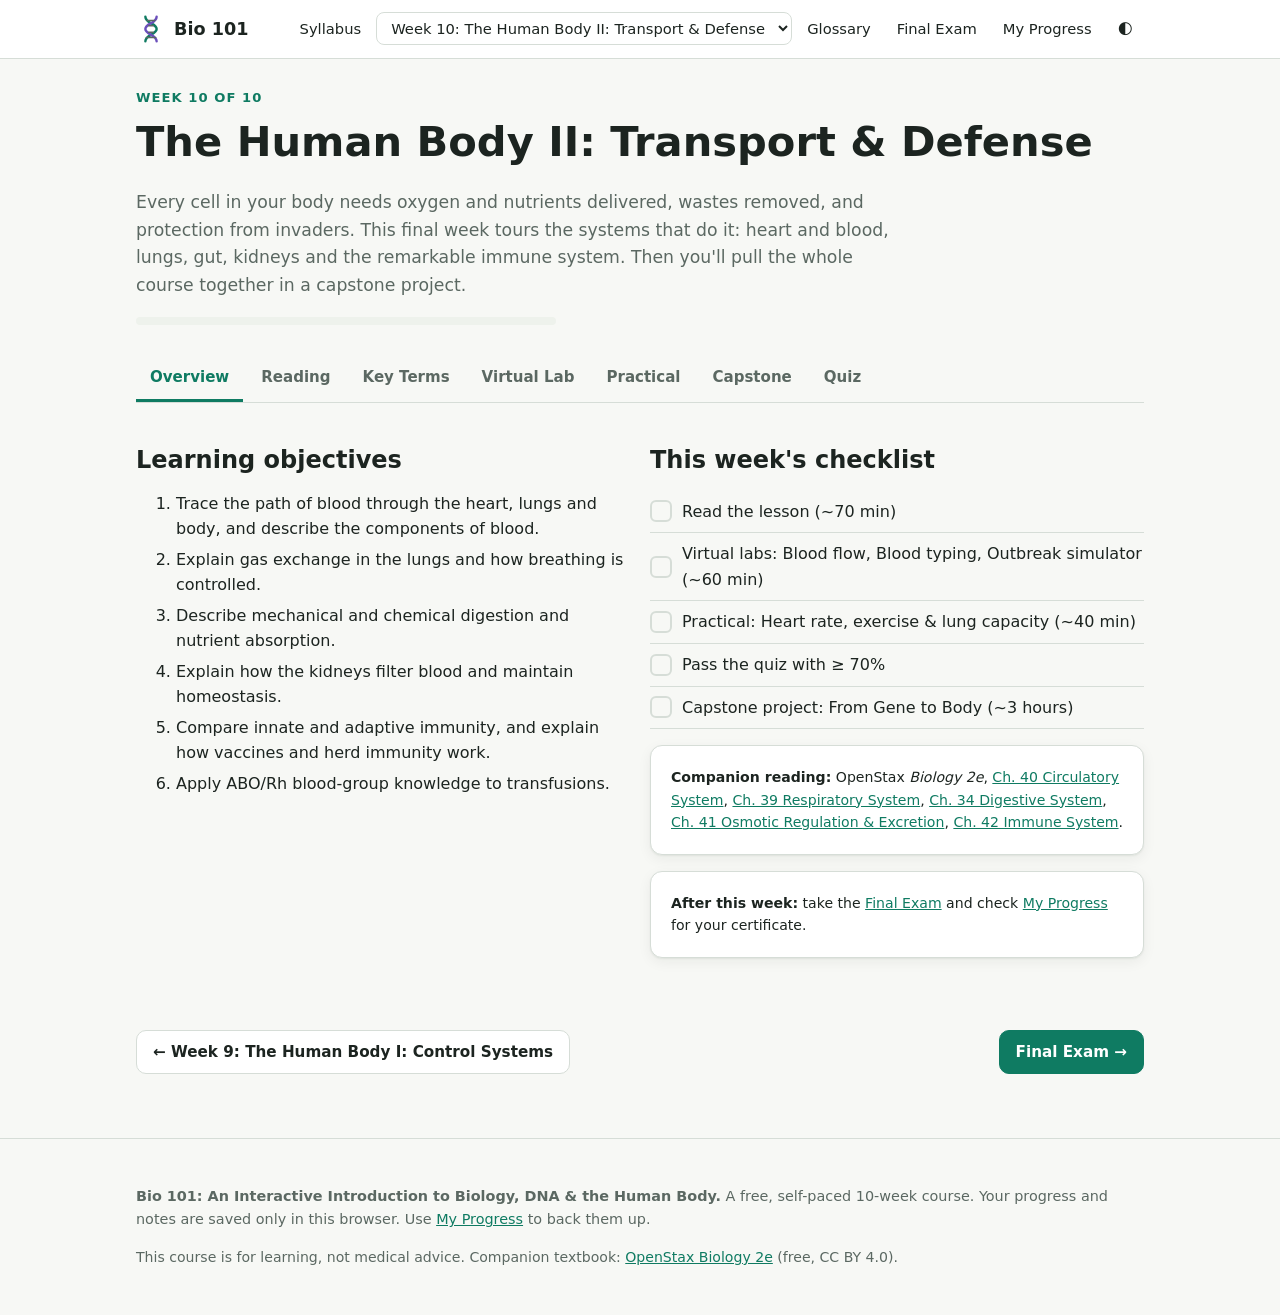
<file: weeks/week-10.html>
<!doctype html>
<html lang="en">
<head>
<meta charset="utf-8">
<meta name="viewport" content="width=device-width, initial-scale=1">
<title>Week 10 · The Human Body II: Transport & Defense | Bio 101</title>
<meta name="description" content="Bio 101 Week 10: heart and blood, lungs, digestion, kidneys, the immune system, and the capstone project.">
<link rel="stylesheet" href="../assets/css/style.css">
<script defer src="../assets/js/data/terms.js"></script>
<script defer src="../assets/js/data/quizzes.js"></script>
<script defer src="../assets/js/course.js"></script>
<script defer src="../assets/js/labs/week10.js"></script>
</head>
<body data-root=".." data-week="10">
<header id="site-header"></header>
<main class="wrap">
  <div class="week-hero">
    <div class="eyebrow">Week 10 of 10</div>
    <h1>The Human Body II: Transport & Defense</h1>
    <p>Every cell in your body needs oxygen and nutrients delivered, wastes removed, and protection from invaders. This final week tours the systems that do it: heart and blood, lungs, gut, kidneys and the remarkable immune system. Then you'll pull the whole course together in a capstone project.</p>
    <div class="progress" style="max-width:420px"><span id="week-progress" style="width:0"></span></div>
  </div>

  <section data-tab="overview" data-label="Overview">
    <div class="two-col">
      <div>
        <h2>Learning objectives</h2>
        <ol class="objectives">
          <li>Trace the path of blood through the heart, lungs and body, and describe the components of blood.</li>
          <li>Explain gas exchange in the lungs and how breathing is controlled.</li>
          <li>Describe mechanical and chemical digestion and nutrient absorption.</li>
          <li>Explain how the kidneys filter blood and maintain homeostasis.</li>
          <li>Compare innate and adaptive immunity, and explain how vaccines and herd immunity work.</li>
          <li>Apply ABO/Rh blood-group knowledge to transfusions.</li>
        </ol>
      </div>
      <div>
        <h2>This week's checklist</h2>
        <ul class="checklist">
          <li data-item="reading">Read the lesson (~70 min)</li>
          <li data-item="lab">Virtual labs: Blood flow, Blood typing, Outbreak simulator (~60 min)</li>
          <li data-item="practical">Practical: Heart rate, exercise & lung capacity (~40 min)</li>
          <li data-item="quiz">Pass the quiz with ≥ 70%</li>
          <li data-item="capstone">Capstone project: From Gene to Body (~3 hours)</li>
        </ul>
        <div class="card small"><strong>Companion reading:</strong> OpenStax <em>Biology 2e</em>,
          <a href="https://openstax.org/books/biology-2e/pages/40-introduction" target="_blank" rel="noopener">Ch. 40 Circulatory System</a>,
          <a href="https://openstax.org/books/biology-2e/pages/39-introduction" target="_blank" rel="noopener">Ch. 39 Respiratory System</a>,
          <a href="https://openstax.org/books/biology-2e/pages/34-introduction" target="_blank" rel="noopener">Ch. 34 Digestive System</a>,
          <a href="https://openstax.org/books/biology-2e/pages/41-introduction" target="_blank" rel="noopener">Ch. 41 Osmotic Regulation & Excretion</a>,
          <a href="https://openstax.org/books/biology-2e/pages/42-introduction" target="_blank" rel="noopener">Ch. 42 Immune System</a>.</div>
        <div class="card small"><strong>After this week:</strong> take the <a href="../final-exam.html">Final Exam</a> and check <a href="../progress.html">My Progress</a> for your certificate.</div>
      </div>
    </div>
  </section>

  <section data-tab="reading" data-label="Reading">
    <article class="reading">
      <h2>1. The cardiovascular system</h2>
      <p>Your heart beats about 100,000 times a day, pumping roughly 7,000 liters of blood through some 100,000 km of blood vessels. That's enough to circle Earth twice.</p>
      <h3>The heart: a double pump</h3>
      <p>The human heart has four chambers: two <strong>atria</strong> (receiving chambers) on top and two <strong>ventricles</strong> (pumping chambers) below, separated into right and left sides by a wall called the septum. It drives two circuits:</p>
      <ul>
        <li><strong>Pulmonary circuit:</strong> right side → lungs → back to the left side. Blood picks up O₂ and drops off CO₂.</li>
        <li><strong>Systemic circuit:</strong> left side → whole body → back to the right side. The left ventricle has the thickest wall because it pumps against the highest pressure.</li>
      </ul>
      <p>Path: body → vena cava → <strong>right atrium</strong> → tricuspid valve → <strong>right ventricle</strong> → pulmonary artery → lungs → pulmonary veins → <strong>left atrium</strong> → mitral valve → <strong>left ventricle</strong> → aorta → body. Valves keep flow one-way, and the "lub-dub" of your heartbeat is the sound of valves snapping shut. The heartbeat starts in the heart itself, in the <strong>sinoatrial (SA) node</strong>, the natural pacemaker. Nerves and hormones only speed it up or slow it down.</p>
      <h3>Blood vessels</h3>
      <ul>
        <li><strong>Arteries</strong> carry blood <em>away</em> from the heart. They have thick, elastic, muscular walls to handle high pressure, and that pressure surge is your pulse.</li>
        <li><strong>Capillaries</strong> have walls only one cell thick, where exchange with tissues happens. No cell is more than a few cells away from one.</li>
        <li><strong>Veins</strong> return blood <em>to</em> the heart at low pressure, helped by one-way valves and squeezing skeletal muscles.</li>
      </ul>
      <p><strong>Blood pressure</strong> is written as systolic over diastolic (ventricles contracting / relaxing), with about 120/80 mmHg typical for a healthy adult. Chronic high blood pressure strains the heart and damages vessels.</p>
      <h3>Blood</h3>
      <div class="table-scroll"><table class="simple">
        <tr><th>Component</th><th>Share</th><th>Job</th></tr>
        <tr><td>Plasma</td><td>~55%</td><td>Water carrying proteins, nutrients, hormones, CO₂ (mostly as bicarbonate) and wastes</td></tr>
        <tr><td>Red blood cells</td><td>~45%</td><td>Carry O₂ on hemoglobin. No nucleus, live ~120 days, ~25 trillion in your body</td></tr>
        <tr><td>White blood cells</td><td>&lt;1%</td><td>Immune defense (see below)</td></tr>
        <tr><td>Platelets</td><td>&lt;1%</td><td>Cell fragments that start clotting</td></tr>
      </table></div>
      <p><strong>Blood types</strong> are set by antigens on red cells. Type A has A antigens and anti-B antibodies in plasma; type B the reverse; AB has both antigens and neither antibody; O has neither antigen and both antibodies. The Rh(D) antigen adds + or −. A mismatched transfusion makes the recipient's antibodies clump (agglutinate) and destroy donor cells, which can be fatal. You'll practice this in Lab 10B.</p>
      <div class="callout human"><span class="callout-title">🫀 Human connection: heart disease</span>
        <p>Cardiovascular disease is the leading cause of death worldwide. In <em>atherosclerosis</em>, fatty plaques build up in artery walls. If a plaque ruptures in a coronary artery, a clot can block blood to part of the heart muscle (a heart attack). In a brain artery, it causes a stroke. Risk factors include high LDL cholesterol, high blood pressure, smoking, diabetes, inactivity and genetics. Regular exercise strengthens the heart, lowering resting heart rate, which you'll measure in this week's practical.</p>
      </div>

      <h2>2. The respiratory system</h2>
      <p>Air flows through the nose → pharynx → larynx → trachea → two bronchi → ever-smaller bronchioles → about <strong>480 million alveoli</strong>, tiny air sacs wrapped in capillaries. Together they provide a gas-exchange surface of roughly 70 m², about the size of a badminton court. O₂ diffuses from the alveoli into the blood and CO₂ diffuses out, because each moves down its concentration gradient across walls just ~0.5 µm thick.</p>
      <p><strong>Breathing</strong> is driven by the <strong>diaphragm</strong>. When it contracts and flattens, along with the rib muscles, the chest expands, pressure drops and air rushes in. Exhaling at rest is passive. Surprisingly, your urge to breathe is triggered mainly by rising <strong>CO₂</strong> (which makes blood more acidic) sensed in the brainstem, not by low O₂. That links back to the bicarbonate buffer from Week 1.</p>
      <p>About 98% of O₂ in blood rides on hemoglobin. Carbon monoxide binds hemoglobin ~200 times more tightly than O₂, which is why CO detectors save lives. Cigarette smoke paralyzes the cilia that sweep mucus from the airways and, over time, destroys alveoli (emphysema).</p>

      <h2>3. The digestive system</h2>
      <p>Digestion breaks food into molecules small enough to absorb, using <strong>mechanical</strong> (chewing, churning) and <strong>chemical</strong> (enzymes, using hydrolysis from Week 2) processes.</p>
      <ul>
        <li><strong>Mouth:</strong> teeth grind, and salivary amylase begins starch digestion.</li>
        <li><strong>Esophagus:</strong> waves of smooth-muscle contraction (<em>peristalsis</em>) push food down, even upside down.</li>
        <li><strong>Stomach:</strong> acid (pH ~2) kills microbes and denatures proteins, and pepsin starts protein digestion. A mucus layer protects the stomach wall.</li>
        <li><strong>Small intestine</strong> (~6 m): the main site of digestion and absorption. The pancreas adds enzymes (amylase, trypsin, lipase) and bicarbonate to neutralize the acid. The liver makes <strong>bile</strong>, stored in the gallbladder, which emulsifies fats. Folds, <strong>villi</strong> and microvilli create a huge absorptive surface. Sugars and amino acids enter the blood and go first to the liver; fats enter the lymph.</li>
        <li><strong>Large intestine:</strong> absorbs water and hosts trillions of bacteria (the <strong>microbiome</strong>) that ferment fiber, make some vitamins and influence immunity.</li>
      </ul>
      <p>The <strong>liver</strong> is a chemical processing plant. It stores glycogen, detoxifies drugs and alcohol (using smooth ER from Week 3), makes blood proteins and bile, and converts ammonia into urea.</p>

      <h2>4. The urinary system</h2>
      <p>Your two <strong>kidneys</strong> filter your entire blood plasma about 60 times a day, around 180 liters, yet produce only ~1.5 liters of urine. Each contains about a million <strong>nephrons</strong>:</p>
      <ol>
        <li><strong>Filtration:</strong> blood pressure forces water and small molecules out of a capillary knot (the glomerulus) into the nephron. Cells and large proteins stay behind.</li>
        <li><strong>Reabsorption:</strong> about 99% of the water, plus all the glucose and amino acids and most salts, are pulled back into the blood.</li>
        <li><strong>Secretion:</strong> extra wastes, drugs and H⁺ are actively pumped into the urine.</li>
      </ol>
      <p>The kidneys are homeostasis champions. They control water balance (antidiuretic hormone, ADH, makes you conserve water when dehydrated), blood pressure, pH and salt levels. Glucose in urine is a classic sign of diabetes: blood glucose is so high that the nephrons can't reabsorb it all.</p>

      <h2>5. The immune system</h2>
      <p>You're under constant attack by bacteria, viruses, fungi and parasites. Your immune system defends in layers.</p>
      <h3>Innate immunity: fast and general</h3>
      <ul>
        <li><strong>Barriers:</strong> skin, mucus, cilia, stomach acid, tears and saliva (containing the enzyme lysozyme), and friendly microbes that crowd out pathogens.</li>
        <li><strong>Inflammation:</strong> damaged tissue releases histamine. Blood vessels widen and leak, causing redness, heat, swelling and pain, and bringing in defenders.</li>
        <li><strong>Phagocytes:</strong> neutrophils and macrophages engulf and digest invaders (phagocytosis + lysosomes, Week 3).</li>
        <li><strong>Natural killer cells</strong> destroy virus-infected and cancerous cells. <strong>Fever</strong> slows microbial growth and speeds immune responses.</li>
      </ul>
      <h3>Adaptive immunity: specific, with memory</h3>
      <p>Adaptive immunity recognizes specific molecules called <strong>antigens</strong>. It relies on lymphocytes made in the bone marrow, each born with a unique receptor shaped by genetic shuffling of receptor genes. Together they can recognize billions of different shapes.</p>
      <ul>
        <li><strong>Helper T cells (CD4⁺)</strong> are the coordinators. When shown an antigen by a macrophage or dendritic cell, they activate B cells and cytotoxic T cells. HIV destroys helper T cells, which is why untreated HIV leads to AIDS.</li>
        <li><strong>B cells</strong> become <strong>plasma cells</strong> that pour out <strong>antibodies</strong>, Y-shaped proteins that bind specific antigens. Antibodies neutralize toxins and viruses and tag microbes for destruction.</li>
        <li><strong>Cytotoxic T cells (CD8⁺)</strong> kill your own cells that are infected or cancerous.</li>
        <li><strong>Memory B and T cells</strong> persist for years or decades, launching a faster, stronger <em>secondary response</em> on re-exposure. That's why you usually get chickenpox only once.</li>
      </ul>
      <figure>
        <svg viewBox="0 0 420 200" width="420" role="img" aria-label="Graph of antibody levels: a small slow primary response and a large fast secondary response">
          <g font-family="system-ui" font-size="11" fill="currentColor">
            <line x1="45" y1="15" x2="45" y2="170" stroke="currentColor"/><line x1="45" y1="170" x2="410" y2="170" stroke="currentColor"/>
            <text x="16" y="95" transform="rotate(-90 16 95)" text-anchor="middle">Antibody level</text>
            <path d="M45 168 C 80 168, 95 130, 115 128 C 135 126, 150 160, 205 165 L215 165 C 235 165, 245 30, 275 28 C 305 26, 330 80, 405 100" fill="none" stroke="#0f7b62" stroke-width="3"/>
            <line x1="55" y1="170" x2="55" y2="180" stroke="currentColor"/><text x="55" y="192" text-anchor="middle">1st exposure</text>
            <line x1="215" y1="170" x2="215" y2="180" stroke="currentColor"/><text x="215" y="192" text-anchor="middle">2nd exposure</text>
            <text x="112" y="120" text-anchor="middle">primary (slow, small)</text><text x="300" y="20">secondary (fast, big)</text>
          </g>
        </svg>
        <figcaption>Figure 10.1: Immunological memory. Vaccines provide the "first exposure" safely.</figcaption>
      </figure>
      <h3>Vaccines and herd immunity</h3>
      <p>A <strong>vaccine</strong> presents a harmless antigen (an inactivated or weakened microbe, a protein piece, or mRNA instructions to make one) so your body forms memory cells without suffering the disease. Vaccines eradicated smallpox, which killed an estimated 300 million people in the 20th century alone, and have nearly eliminated polio. When enough people are immune, an infected person meets too few susceptible people to keep the chain going. This is <strong>herd immunity</strong>, and it protects newborns and people who can't be vaccinated. The more contagious the disease (the higher its R₀), the higher the coverage needed: ~95% for measles.</p>
      <div class="callout human"><span class="callout-title">🫀 Human connection: when immunity misfires</span>
        <p><strong>Allergies</strong> are overreactions to harmless antigens like pollen or peanuts, driven by IgE antibodies and histamine. Antihistamines block the histamine. <strong>Autoimmune diseases</strong> happen when the immune system attacks the body's own cells: type 1 diabetes (beta cells), multiple sclerosis (myelin), rheumatoid arthritis (joints). New cancer <strong>immunotherapies</strong> release the brakes on T cells or engineer them (CAR-T cells) to attack tumors.</p>
      </div>

      <div class="callout"><span class="callout-title">Key takeaways</span>
        <ul>
          <li>The heart is a four-chambered double pump. Arteries carry blood away from the heart, veins return it, and capillaries exchange.</li>
          <li>Red cells carry O₂ on hemoglobin. ABO/Rh antigens determine transfusion compatibility.</li>
          <li>Alveoli exchange gases by diffusion, and CO₂ level drives breathing.</li>
          <li>Digestion uses enzymes (hydrolysis). The small intestine absorbs, and the large intestine reclaims water and houses the microbiome.</li>
          <li>Nephrons filter, reabsorb and secrete to maintain water, salt and pH balance.</li>
          <li>Innate immunity is fast and general. Adaptive immunity (B cells, antibodies, T cells) is specific and has memory, which vaccines exploit.</li>
        </ul>
      </div>
    </article>
    <div class="btn-row"><button data-complete="reading"></button><a class="btn" href="#flashcards">Next: Key terms →</a></div>
  </section>

  <section data-tab="flashcards" data-label="Key Terms">
    <h2>Key terms</h2>
    <div class="flashcards"></div>
  </section>

  <section data-tab="lab" data-label="Virtual Lab">
    <h2>Virtual Lab</h2>
    <div data-lab="bloodflow"></div>
    <div data-lab="bloodtype"></div>
    <div data-lab="epidemic"></div>
    <div class="btn-row"><button data-complete="lab"></button></div>
  </section>

  <section data-tab="practical" data-label="Practical">
    <h2>Practical: Heart Rate, Exercise & Lung Capacity</h2>
    <div class="callout safety"><span class="callout-title">⚠️ Safety</span>Only exercise at a level that's comfortable for you. Skip the exercise part if you have a heart or breathing condition or feel unwell; you can use a friend's data instead. Stop if you feel dizzy or have chest pain.</div>
    <h3>Part A: Heart rate and recovery</h3>
    <ol>
      <li>Find your pulse on your wrist (radial artery, thumb side) or neck (carotid artery) with two fingers, not your thumb.</li>
      <li>Sit quietly for 3 minutes. Count beats for 15 seconds and multiply by 4. This is your <strong>resting heart rate</strong> (minute 0).</li>
      <li>Do 1 minute of jumping jacks or stair climbing.</li>
      <li>Immediately measure your heart rate (minute 1), then again every minute for 5 more minutes while sitting.</li>
      <li>Optional: repeat on another day, or compare with a family member.</li>
    </ol>
    <table class="datatable" data-id="w10pa" data-cols='["Minute (0 = before exercise)","Trial 1 (bpm)","Trial 2 / person 2 (bpm)","Breaths per minute (optional)"]' data-rows='["0","1","2","3","4","5","6"]' data-chart='{"x":0,"y":[1,2],"xLabel":"Minutes (exercise ended at 1)","yLabel":"Heart rate (bpm)"}'></table>
    <h3>Part B: Estimate your lung capacity</h3>
    <ol>
      <li>Take the deepest breath you can, then blow out as much air as possible into a round balloon in one breath. Pinch it closed.</li>
      <li>Measure the balloon's widest circumference C (cm) with string. Diameter d = C ÷ π. Volume ≈ (π/6) × d³ cm³. Divide by 1000 for liters.</li>
      <li>Repeat 3 times and average. This approximates your <strong>vital capacity</strong> (typical adults: 3–5 L).</li>
    </ol>
    <div class="card small"><strong>Calculator:</strong> circumference <input type="number" id="w10-c" placeholder="cm" style="width:90px" aria-label="Balloon circumference in cm"> cm → <strong id="w10-v">—</strong> liters</div>
    <table class="datatable" data-id="w10pb" data-cols='["Trial","Circumference (cm)","Volume (L)"]' data-rows='["1","2","3","Average"]'></table>
    <h3>Analysis</h3>
    <div class="field"><label for="w10pa1">1. Describe your heart-rate curve. How many minutes did recovery to near resting take?</label><textarea id="w10pa1" data-note="w10p-a1"></textarea></div>
    <div class="field"><label for="w10pa2">2. Explain why heart rate and breathing rate rise during exercise. Connect muscle cells, cellular respiration (Week 4), CO₂, and the brainstem.</label><textarea id="w10pa2" data-note="w10p-a2"></textarea></div>
    <div class="field"><label for="w10pa3">3. Trained athletes often have resting heart rates of 40–60 bpm and recover faster. Propose why, in terms of heart muscle and stroke volume.</label><textarea id="w10pa3" data-note="w10p-a3"></textarea></div>
    <div class="field"><label for="w10pa4">4. Is this a negative or positive feedback response? Identify the stimulus, sensor, control center and effectors.</label><textarea id="w10pa4" data-note="w10p-a4"></textarea></div>
    <div class="btn-row"><button data-complete="practical"></button></div>
  </section>

  <section data-tab="capstone" data-label="Capstone">
    <h2>Capstone Project: From Gene to Body</h2>
    <p>Choose one human condition with a clear genetic or molecular cause and explain it across <strong>every level of biology</strong> you've studied, from DNA to the whole person to populations. This is your chance to show that the pieces of this course fit together.</p>
    <div class="card">
      <strong>Suggested topics:</strong> sickle-cell disease · cystic fibrosis · type 1 diabetes · lactose intolerance (persistence) · hemophilia · Huntington's disease · phenylketonuria (PKU) · Duchenne muscular dystrophy · red-green color blindness · familial hypercholesterolemia · β-thalassemia · Tay–Sachs disease · or your own choice (perhaps something that affects someone you know).
    </div>
    <div class="field"><label for="cap-topic">My topic</label><input type="text" id="cap-topic" data-note="cap-topic" style="width:100%" placeholder="e.g., Cystic fibrosis"></div>
    <h3>Write your report (about 1,000–1,500 words total)</h3>
    <div class="field"><label for="cap1">1. The gene and the molecule (Weeks 2, 5, 6). <span class="hint">Which gene? Which chromosome? What protein does it make and what does the protein normally do? What kind of mutation causes the condition (missense, nonsense, frameshift, deletion, repeat expansion)?</span></label><textarea id="cap1" data-note="cap-1" style="min-height:150px"></textarea></div>
    <div class="field"><label for="cap2">2. The cell (Weeks 3, 4). <span class="hint">Where in the cell does the protein work (membrane, cytoplasm, organelle)? What goes wrong at the cellular level when it's faulty?</span></label><textarea id="cap2" data-note="cap-2" style="min-height:150px"></textarea></div>
    <div class="field"><label for="cap3">3. The body (Weeks 9, 10). <span class="hint">Which tissues, organs and systems are affected? What symptoms result, and why? Which homeostatic processes are disrupted?</span></label><textarea id="cap3" data-note="cap-3" style="min-height:150px"></textarea></div>
    <div class="field"><label for="cap4">4. Inheritance (Week 7). <span class="hint">Is it autosomal or X-linked, dominant or recessive? Draw (on paper) and describe a Punnett square for two carrier parents, or an affected and an unaffected parent. What are the odds for each child?</span></label><textarea id="cap4" data-note="cap-4" style="min-height:150px"></textarea></div>
    <div class="field"><label for="cap5">5. Populations & evolution (Week 8). <span class="hint">How common is it, and in which populations? Use Hardy–Weinberg to estimate the carrier frequency. Is there evidence of selection (e.g., heterozygote advantage) or a founder effect?</span></label><textarea id="cap5" data-note="cap-5" style="min-height:150px"></textarea></div>
    <div class="field"><label for="cap6">6. Diagnosis, treatment & the future (Week 8). <span class="hint">How is it diagnosed (e.g., newborn screening, genetic testing)? How is it treated today? Are gene therapies or CRISPR approaches being developed? What ethical questions arise?</span></label><textarea id="cap6" data-note="cap-6" style="min-height:150px"></textarea></div>
    <div class="field"><label for="cap7">7. Sources. <span class="hint">List at least 3 reliable sources, e.g., MedlinePlus Genetics, NIH/NHGRI, OpenStax, CDC, peer-reviewed reviews, patient organizations.</span></label><textarea id="cap7" data-note="cap-7"></textarea></div>
    <h3>Self-assessment rubric</h3>
    <div class="table-scroll"><table class="simple">
      <tr><th>Criterion</th><th>Excellent (4)</th><th>Good (3)</th><th>Developing (2)</th><th>Beginning (1)</th></tr>
      <tr><td>Molecular accuracy</td><td>Gene, protein, mutation type and effect correctly explained</td><td>Mostly correct with minor gaps</td><td>Some errors or vague</td><td>Missing or incorrect</td></tr>
      <tr><td>Connecting levels</td><td>Clear cause-and-effect chain from DNA to symptoms</td><td>Most links explained</td><td>Levels described separately</td><td>Few connections</td></tr>
      <tr><td>Inheritance & population</td><td>Correct pattern, Punnett square and HW estimate</td><td>Correct pattern, minor errors</td><td>Pattern stated, not shown</td><td>Missing</td></tr>
      <tr><td>Treatment & ethics</td><td>Current and emerging treatments with thoughtful ethics</td><td>Treatments described</td><td>Brief mention</td><td>Missing</td></tr>
      <tr><td>Sources & clarity</td><td>3+ reliable sources, clear writing</td><td>2–3 sources, mostly clear</td><td>1 source or unclear</td><td>No sources</td></tr>
    </table></div>
    <div class="field"><label for="cap-score">My rubric self-score (out of 20) and what I'd improve:</label><textarea id="cap-score" data-note="cap-score"></textarea></div>
    <div class="btn-row"><button data-complete="capstone"></button><button class="btn" onclick="window.print()">🖨 Print / save as PDF</button></div>
  </section>

  <section data-tab="quiz" data-label="Quiz">
    <h2>Week 10 Quiz</h2>
    <div class="quiz" data-quiz="10"></div>
  </section>

  <div id="week-nav"></div>
</main>
<footer id="site-footer"></footer>
<script>
  document.addEventListener("bio:ready", function () {
    var c = document.getElementById("w10-c"), out = document.getElementById("w10-v");
    c.addEventListener("input", function () {
      var d = parseFloat(c.value) / Math.PI;
      out.textContent = d > 0 ? ((Math.PI / 6) * d * d * d / 1000).toFixed(2) : "—";
    });
  });
</script>
</body>
</html>
</file>
<file: assets/css/style.css>
/* Bio 101 — shared stylesheet */
:root {
  --bg: #f7f8f5;
  --surface: #ffffff;
  --surface-2: #eef2ec;
  --text: #1c2420;
  --muted: #5b6862;
  --border: #d6ddd7;
  --accent: #0f7b62;
  --accent-ink: #ffffff;
  --accent-soft: #dcefe8;
  --accent-2: #6b4fbb;
  --good: #1d7a3a;
  --good-soft: #e1f3e5;
  --bad: #b3261e;
  --bad-soft: #fbe7e5;
  --warn: #9a6200;
  --warn-soft: #fdf1d8;
  --c1: #0f7b62;
  --c2: #6b4fbb;
  --c3: #d0661c;
  --c4: #2a6fc9;
  --base-a: #d9534f;
  --base-t: #e0a800;
  --base-g: #2e8b57;
  --base-c: #3a6fd8;
  --base-u: #c4589b;
  --shadow: 0 1px 2px rgba(20, 30, 25, .06), 0 4px 14px rgba(20, 30, 25, .06);
  --radius: 12px;
  --font: system-ui, -apple-system, "Segoe UI", Roboto, "Helvetica Neue", Arial, sans-serif;
  --font-read: Georgia, "Iowan Old Style", "Times New Roman", serif;
  --mono: ui-monospace, SFMono-Regular, Menlo, Consolas, monospace;
  color-scheme: light;
}
@media (prefers-color-scheme: dark) {
  :root:not([data-theme="light"]) {
    --bg: #111614;
    --surface: #18201d;
    --surface-2: #202a26;
    --text: #e4ebe7;
    --muted: #9aa8a1;
    --border: #2f3b36;
    --accent: #3cc49f;
    --accent-ink: #06231b;
    --accent-soft: #173a30;
    --accent-2: #a58cf0;
    --good: #5fd383;
    --good-soft: #163522;
    --bad: #ff8a80;
    --bad-soft: #3d1a18;
    --warn: #f2b84b;
    --warn-soft: #3a2c10;
    --c1: #3cc49f;
    --c2: #a58cf0;
    --c3: #f39a5a;
    --c4: #6aa6ff;
    --base-a: #ff7b76;
    --base-t: #ffd04d;
    --base-g: #5fd38f;
    --base-c: #7aa5ff;
    --base-u: #f08cc9;
    --shadow: 0 1px 2px rgba(0, 0, 0, .3), 0 4px 14px rgba(0, 0, 0, .25);
    color-scheme: dark;
  }
}
:root[data-theme="dark"] {
  --bg: #111614;
  --surface: #18201d;
  --surface-2: #202a26;
  --text: #e4ebe7;
  --muted: #9aa8a1;
  --border: #2f3b36;
  --accent: #3cc49f;
  --accent-ink: #06231b;
  --accent-soft: #173a30;
  --accent-2: #a58cf0;
  --good: #5fd383;
  --good-soft: #163522;
  --bad: #ff8a80;
  --bad-soft: #3d1a18;
  --warn: #f2b84b;
  --warn-soft: #3a2c10;
  --c1: #3cc49f;
  --c2: #a58cf0;
  --c3: #f39a5a;
  --c4: #6aa6ff;
  --base-a: #ff7b76;
  --base-t: #ffd04d;
  --base-g: #5fd38f;
  --base-c: #7aa5ff;
  --base-u: #f08cc9;
  --shadow: 0 1px 2px rgba(0, 0, 0, .3), 0 4px 14px rgba(0, 0, 0, .25);
  color-scheme: dark;
}

* { box-sizing: border-box; }
[hidden] { display: none !important; }
html { -webkit-text-size-adjust: 100%; }
body {
  margin: 0;
  background: var(--bg);
  color: var(--text);
  font-family: var(--font);
  font-size: 16px;
  line-height: 1.6;
}
img, svg, canvas { max-width: 100%; }
a { color: var(--accent); }
a:hover { text-decoration-thickness: 2px; }
code, kbd, .mono { font-family: var(--mono); font-size: .92em; }
h1, h2, h3, h4 { line-height: 1.25; margin: 1.4em 0 .5em; }
h1 { font-size: clamp(1.8rem, 4vw, 2.6rem); margin-top: .2em; }
h2 { font-size: 1.5rem; }
h3 { font-size: 1.2rem; }
hr { border: 0; border-top: 1px solid var(--border); margin: 2rem 0; }
:focus-visible { outline: 3px solid var(--accent); outline-offset: 2px; }

.wrap { max-width: 1040px; margin: 0 auto; padding: 0 16px; }
.narrow { max-width: 760px; }

/* ---------- Header ---------- */
.site-header {
  position: sticky; top: 0; z-index: 20;
  background: color-mix(in srgb, var(--surface) 92%, transparent);
  backdrop-filter: blur(8px);
  border-bottom: 1px solid var(--border);
}
.site-header .wrap { display: flex; align-items: center; gap: 12px; min-height: 58px; flex-wrap: wrap; }
.brand { display: flex; align-items: center; gap: 8px; font-weight: 700; color: var(--text); text-decoration: none; font-size: 1.1rem; }
.brand-mark { width: 30px; height: 30px; }
.site-nav { display: flex; gap: 4px; margin-left: auto; flex-wrap: wrap; align-items: center; }
.site-nav a, .site-nav button, .site-nav select {
  font: inherit; font-size: .92rem; color: var(--text); text-decoration: none;
  padding: 6px 10px; border-radius: 8px; border: 1px solid transparent; background: none; cursor: pointer;
}
.site-nav a:hover, .site-nav button:hover { background: var(--surface-2); }
.site-nav a[aria-current="page"] { background: var(--accent-soft); color: var(--accent); font-weight: 600; }
.site-nav select { border-color: var(--border); background: var(--surface); }
@media (max-width: 640px) {
  .site-nav { margin-left: 0; width: 100%; padding-bottom: 8px; }
}

/* ---------- Footer ---------- */
.site-footer { border-top: 1px solid var(--border); margin-top: 4rem; padding: 2rem 0; color: var(--muted); font-size: .9rem; }

/* ---------- Buttons & form ---------- */
.btn {
  display: inline-flex; align-items: center; gap: 6px;
  font: inherit; font-weight: 600; font-size: .95rem;
  padding: 9px 16px; border-radius: 10px; cursor: pointer;
  border: 1px solid var(--border); background: var(--surface); color: var(--text);
  text-decoration: none; transition: background .15s, transform .05s;
}
.btn:hover { background: var(--surface-2); }
.btn:active { transform: translateY(1px); }
.btn.primary { background: var(--accent); border-color: var(--accent); color: var(--accent-ink); }
.btn.primary:hover { filter: brightness(1.08); background: var(--accent); }
.btn.small { padding: 5px 10px; font-size: .85rem; }
.btn[disabled] { opacity: .5; cursor: not-allowed; }
.btn.done { background: var(--good-soft); border-color: var(--good); color: var(--good); }
.btn-row { display: flex; gap: 8px; flex-wrap: wrap; align-items: center; margin: 1rem 0; }

input[type="text"], input[type="number"], input:not([type]), select, textarea {
  font: inherit; color: var(--text); background: var(--surface);
  border: 1px solid var(--border); border-radius: 8px; padding: 8px 10px; max-width: 100%;
}
textarea { width: 100%; min-height: 90px; resize: vertical; font-family: var(--font); }
input[type="range"] { width: 100%; accent-color: var(--accent); }
label { font-weight: 600; }
.field { margin: .8rem 0; }
.field label { display: block; margin-bottom: 4px; }
.field .hint { font-weight: 400; color: var(--muted); font-size: .88rem; }

/* ---------- Cards / layout ---------- */
.card {
  background: var(--surface); border: 1px solid var(--border); border-radius: var(--radius);
  padding: 20px; box-shadow: var(--shadow); margin: 1rem 0;
}
.card > :first-child { margin-top: 0; }
.card > :last-child { margin-bottom: 0; }
.grid { display: grid; gap: 16px; grid-template-columns: repeat(auto-fill, minmax(250px, 1fr)); }
.two-col { display: grid; gap: 20px; grid-template-columns: 1fr 1fr; }
@media (max-width: 760px) { .two-col { grid-template-columns: 1fr; } }
.muted { color: var(--muted); }
.small { font-size: .88rem; }
.center { text-align: center; }
.pill {
  display: inline-block; font-size: .78rem; font-weight: 600; padding: 2px 9px; border-radius: 99px;
  background: var(--accent-soft); color: var(--accent);
}
.pill.purple { background: color-mix(in srgb, var(--accent-2) 16%, transparent); color: var(--accent-2); }

/* ---------- Callouts ---------- */
.callout { border-left: 4px solid var(--accent); background: var(--accent-soft); padding: 12px 16px; border-radius: 0 10px 10px 0; margin: 1.2rem 0; }
.callout > :first-child { margin-top: 0; }
.callout > :last-child { margin-bottom: 0; }
.callout.warn { border-color: var(--warn); background: var(--warn-soft); }
.callout.safety { border-color: var(--bad); background: var(--bad-soft); }
.callout.human { border-color: var(--accent-2); background: color-mix(in srgb, var(--accent-2) 12%, transparent); }
.callout-title { font-weight: 700; display: block; margin-bottom: 4px; }

details.check { border: 1px dashed var(--border); border-radius: 10px; padding: 10px 14px; margin: 1rem 0; background: var(--surface); }
details.check summary { cursor: pointer; font-weight: 600; color: var(--accent-2); }
details.check summary::before { content: "✎ Check yourself: "; }
details.check[open] summary { margin-bottom: 6px; }

/* ---------- Home ---------- */
.hero { padding: 48px 0 24px; }
.hero p.lead { font-size: 1.2rem; color: var(--muted); max-width: 720px; }
.week-card { display: flex; flex-direction: column; gap: 6px; text-decoration: none; color: var(--text); transition: transform .15s, border-color .15s; }
.week-card:hover { transform: translateY(-2px); border-color: var(--accent); }
.week-card h3 { margin: 0; font-size: 1.08rem; }
.week-card .num { font-size: .8rem; font-weight: 700; color: var(--accent); text-transform: uppercase; letter-spacing: .06em; }
.week-card p { margin: 0; color: var(--muted); font-size: .92rem; flex: 1; }
.progress { height: 8px; border-radius: 99px; background: var(--surface-2); overflow: hidden; }
.progress > span { display: block; height: 100%; background: var(--accent); border-radius: 99px; transition: width .4s; }
.steps { counter-reset: s; list-style: none; padding: 0; display: grid; gap: 12px; grid-template-columns: repeat(auto-fit, minmax(170px, 1fr)); }
.steps li { counter-increment: s; background: var(--surface); border: 1px solid var(--border); border-radius: 12px; padding: 14px; }
.steps li::before { content: counter(s); display: inline-grid; place-items: center; width: 26px; height: 26px; border-radius: 50%; background: var(--accent); color: var(--accent-ink); font-weight: 700; font-size: .85rem; margin-bottom: 6px; }

/* ---------- Week page ---------- */
.week-hero { padding: 28px 0 8px; }
.week-hero .eyebrow { font-weight: 700; color: var(--accent); text-transform: uppercase; letter-spacing: .08em; font-size: .82rem; }
.week-hero p { color: var(--muted); max-width: 760px; font-size: 1.08rem; }
.tabs {
  display: flex; gap: 4px; overflow-x: auto; border-bottom: 1px solid var(--border);
  position: sticky; top: 58px; background: var(--bg); z-index: 10; margin: 16px 0 0; padding-top: 6px;
  scrollbar-width: thin;
}
@media (max-width: 640px) { .tabs { top: 0; position: relative; } }
.tabs button {
  font: inherit; font-weight: 600; font-size: .94rem; white-space: nowrap;
  padding: 10px 14px; background: none; border: 0; border-bottom: 3px solid transparent;
  color: var(--muted); cursor: pointer;
}
.tabs button:hover { color: var(--text); }
.tabs button[aria-selected="true"] { color: var(--accent); border-bottom-color: var(--accent); }
.tabs button .tick { color: var(--good); margin-left: 4px; }
section[data-tab] { padding: 8px 0 24px; }
section[data-tab][hidden] { display: none; }
.reading { font-family: var(--font-read); font-size: 1.08rem; line-height: 1.75; max-width: 760px; }
.reading h2, .reading h3, .reading .callout-title, .reading figcaption, .reading table, .reading details summary { font-family: var(--font); }
.reading figure { margin: 1.5rem 0; text-align: center; }
.reading figure svg { background: var(--surface); border: 1px solid var(--border); border-radius: 12px; padding: 8px; }
.reading figcaption { font-size: .88rem; color: var(--muted); margin-top: 6px; }
.objectives li { margin: .3rem 0; }
.checklist { list-style: none; padding: 0; }
.checklist li { display: flex; gap: 10px; align-items: center; padding: 8px 0; border-bottom: 1px solid var(--border); }
.checklist .box { width: 22px; height: 22px; border-radius: 6px; border: 2px solid var(--border); display: grid; place-items: center; font-size: .8rem; flex: none; }
.checklist .box.on { background: var(--good); border-color: var(--good); color: #fff; }
.week-nav { display: flex; justify-content: space-between; gap: 12px; margin-top: 2rem; flex-wrap: wrap; }

table.simple { border-collapse: collapse; width: 100%; font-size: .95rem; margin: 1rem 0; }
table.simple th, table.simple td { border: 1px solid var(--border); padding: 6px 10px; text-align: left; vertical-align: top; }
table.simple th { background: var(--surface-2); }
.table-scroll { overflow-x: auto; }

/* ---------- Data tables (practicals) ---------- */
table.datatable { border-collapse: collapse; width: 100%; margin: .6rem 0; font-size: .93rem; }
table.datatable th, table.datatable td { border: 1px solid var(--border); padding: 0; }
table.datatable th { background: var(--surface-2); padding: 6px 8px; text-align: left; }
table.datatable td input { width: 100%; border: 0; border-radius: 0; background: transparent; padding: 7px 8px; min-width: 70px; }
table.datatable td.rowhead { padding: 7px 8px; font-weight: 600; background: var(--surface-2); white-space: nowrap; }

/* ---------- Flashcards ---------- */
.fc-stage { perspective: 1000px; max-width: 560px; margin: 0 auto; }
.fc-card {
  position: relative; height: 230px; cursor: pointer; transform-style: preserve-3d; transition: transform .5s;
}
.fc-card.flipped { transform: rotateY(180deg); }
.fc-face {
  position: absolute; inset: 0; backface-visibility: hidden; -webkit-backface-visibility: hidden;
  display: grid; place-items: center; text-align: center; padding: 24px; border-radius: 16px;
  border: 1px solid var(--border); background: var(--surface); box-shadow: var(--shadow);
}
.fc-face.front { font-size: 1.6rem; font-weight: 700; color: var(--accent); }
.fc-face.back { transform: rotateY(180deg); font-size: 1.05rem; }
.fc-meta { text-align: center; color: var(--muted); font-size: .9rem; margin: 8px 0; }
.term-list dt { font-weight: 700; margin-top: .8rem; }
.term-list dd { margin: 0 0 0 0; color: var(--muted); }

/* ---------- Quiz ---------- */
.quiz-q { background: var(--surface); border: 1px solid var(--border); border-radius: var(--radius); padding: 16px 18px; margin: 14px 0; }
.quiz-q .qnum { font-size: .8rem; font-weight: 700; color: var(--muted); text-transform: uppercase; letter-spacing: .05em; }
.quiz-q .qtext { font-weight: 600; margin: 4px 0 10px; }
.quiz-q label.opt { display: flex; gap: 10px; align-items: flex-start; font-weight: 400; padding: 8px 10px; border-radius: 8px; border: 1px solid transparent; cursor: pointer; }
.quiz-q label.opt:hover { background: var(--surface-2); }
.quiz-q label.opt input { margin-top: 5px; accent-color: var(--accent); }
.quiz-q.correct { border-color: var(--good); }
.quiz-q.incorrect { border-color: var(--bad); }
.quiz-q label.opt.is-answer { background: var(--good-soft); border-color: var(--good); }
.quiz-q label.opt.is-wrong { background: var(--bad-soft); border-color: var(--bad); }
.quiz-q .explain { margin-top: 10px; padding: 10px 12px; border-radius: 8px; background: var(--surface-2); font-size: .95rem; }
.quiz-q .verdict { font-weight: 700; }
.quiz-q.correct .verdict { color: var(--good); }
.quiz-q.incorrect .verdict { color: var(--bad); }
.score-banner { padding: 18px; border-radius: var(--radius); text-align: center; font-size: 1.15rem; margin: 1rem 0; }
.score-banner strong { font-size: 2rem; display: block; }
.score-banner.pass { background: var(--good-soft); color: var(--good); }
.score-banner.fail { background: var(--warn-soft); color: var(--warn); }

/* ---------- Labs ---------- */
.lab { background: var(--surface); border: 1px solid var(--border); border-radius: var(--radius); padding: 18px; box-shadow: var(--shadow); margin: 1rem 0 1.5rem; }
.lab > h3:first-child { margin-top: 0; }
.lab-controls { display: grid; gap: 12px 20px; grid-template-columns: repeat(auto-fit, minmax(200px, 1fr)); margin: 12px 0; }
.lab-controls .ctl label { display: flex; justify-content: space-between; font-size: .92rem; }
.lab-controls .ctl output { font-family: var(--mono); color: var(--accent); }
.lab-output { background: var(--surface-2); border-radius: 10px; padding: 12px 14px; margin: 12px 0; }
.lab canvas { width: 100%; height: 280px; display: block; background: var(--surface); border: 1px solid var(--border); border-radius: 10px; }
.lab svg.stage { width: 100%; max-width: 720px; margin: 0 auto; height: auto; display: block; background: var(--surface-2); border-radius: 10px; }
.readout { display: grid; grid-template-columns: repeat(auto-fit, minmax(130px, 1fr)); gap: 10px; margin: 12px 0; }
.readout div { background: var(--surface-2); border-radius: 10px; padding: 10px 12px; }
.readout b { display: block; font-size: 1.15rem; overflow-wrap: anywhere; font-family: var(--mono); color: var(--accent); }
.readout span { font-size: .8rem; color: var(--muted); }
.feedback { font-weight: 600; margin: 8px 0; min-height: 1.5em; }
.feedback.good { color: var(--good); }
.feedback.bad { color: var(--bad); }
.worksheet { border-top: 1px dashed var(--border); margin-top: 18px; padding-top: 6px; }
.worksheet h4 { margin: 12px 0 4px; }
.seq { font-family: var(--mono); letter-spacing: .12em; word-break: break-all; font-size: 1.05rem; }
.b-A { color: var(--base-a); font-weight: 700; }
.b-T { color: var(--base-t); font-weight: 700; }
.b-G { color: var(--base-g); font-weight: 700; }
.b-C { color: var(--base-c); font-weight: 700; }
.b-U { color: var(--base-u); font-weight: 700; }
.chips { display: flex; flex-wrap: wrap; gap: 8px; margin: 10px 0; }
.chip { font: inherit; font-size: .9rem; padding: 6px 12px; border-radius: 99px; border: 1px solid var(--border); background: var(--surface); color: var(--text); cursor: pointer; }
.chip.sel { border-color: var(--accent); background: var(--accent-soft); color: var(--accent); font-weight: 600; }
.chip.ok { border-color: var(--good); background: var(--good-soft); color: var(--good); }
.chip.no { border-color: var(--bad); background: var(--bad-soft); color: var(--bad); }
.bins { display: grid; gap: 10px; grid-template-columns: repeat(auto-fit, minmax(170px, 1fr)); }
.bin { border: 2px dashed var(--border); border-radius: 12px; padding: 10px; min-height: 90px; cursor: pointer; }
.bin:hover { border-color: var(--accent); }
.bin h5 { margin: 0 0 6px; font-size: .95rem; }
.punnett { border-collapse: collapse; margin: 10px 0; }
.punnett td, .punnett th { border: 1px solid var(--border); width: 64px; height: 48px; text-align: center; font-family: var(--mono); font-size: 1rem; }
.punnett th { background: var(--surface-2); }
.legend { display: flex; gap: 14px; flex-wrap: wrap; font-size: .85rem; color: var(--muted); }
.legend i { display: inline-block; width: 12px; height: 12px; border-radius: 3px; margin-right: 5px; vertical-align: -1px; }

/* ---------- Glossary / progress ---------- */
.gloss-item { padding: 10px 0; border-bottom: 1px solid var(--border); }
.gloss-item b { color: var(--accent); }
.certificate {
  border: 6px double var(--accent); border-radius: 16px; padding: 40px 24px; text-align: center; background: var(--surface);
}
.certificate h2 { font-family: var(--font-read); font-size: 2rem; margin: .2em 0; }
.certificate .name { font-family: var(--font-read); font-size: 2.2rem; color: var(--accent); border-bottom: 2px solid var(--border); display: inline-block; padding: 0 20px; min-width: 260px; }

@media print {
  .site-header, .site-footer, .tabs, .btn, .week-nav { display: none !important; }
  section[data-tab][hidden] { display: block !important; }
  body { background: #fff; color: #000; }
}
</file>
